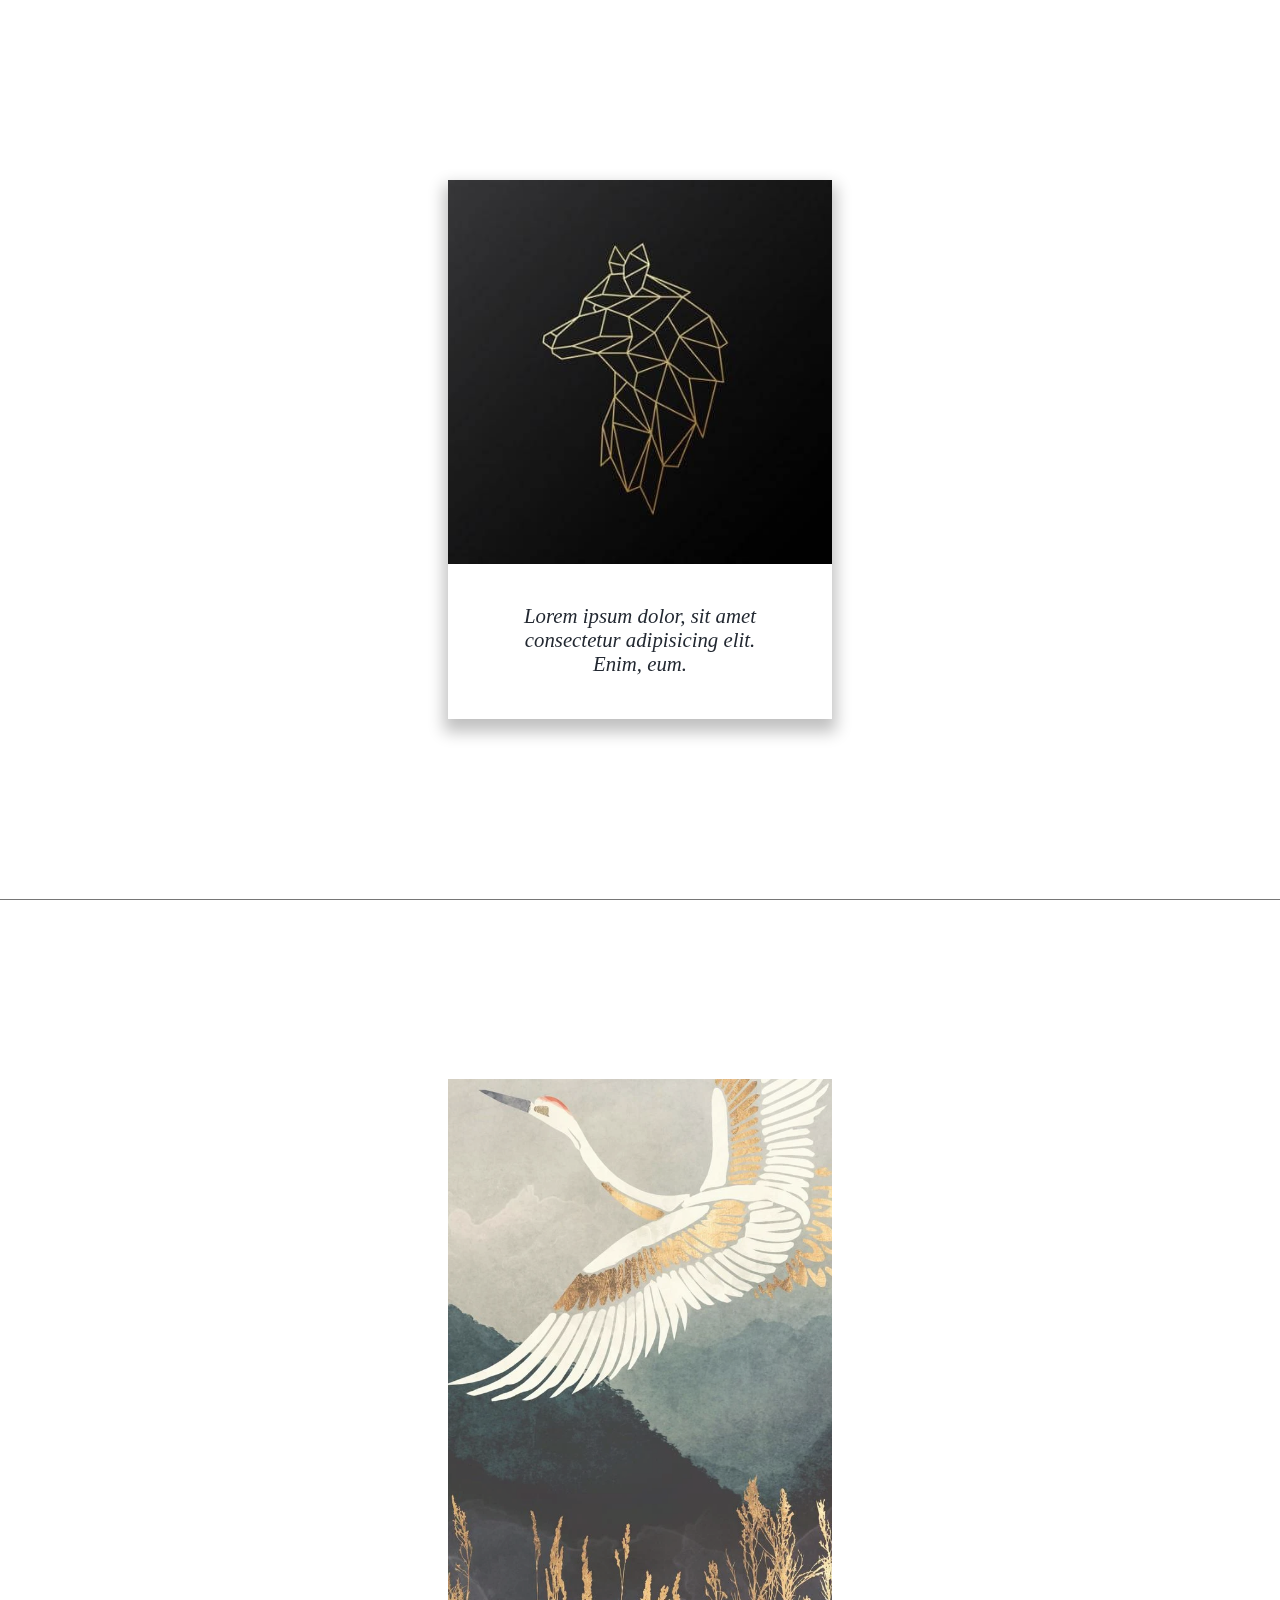
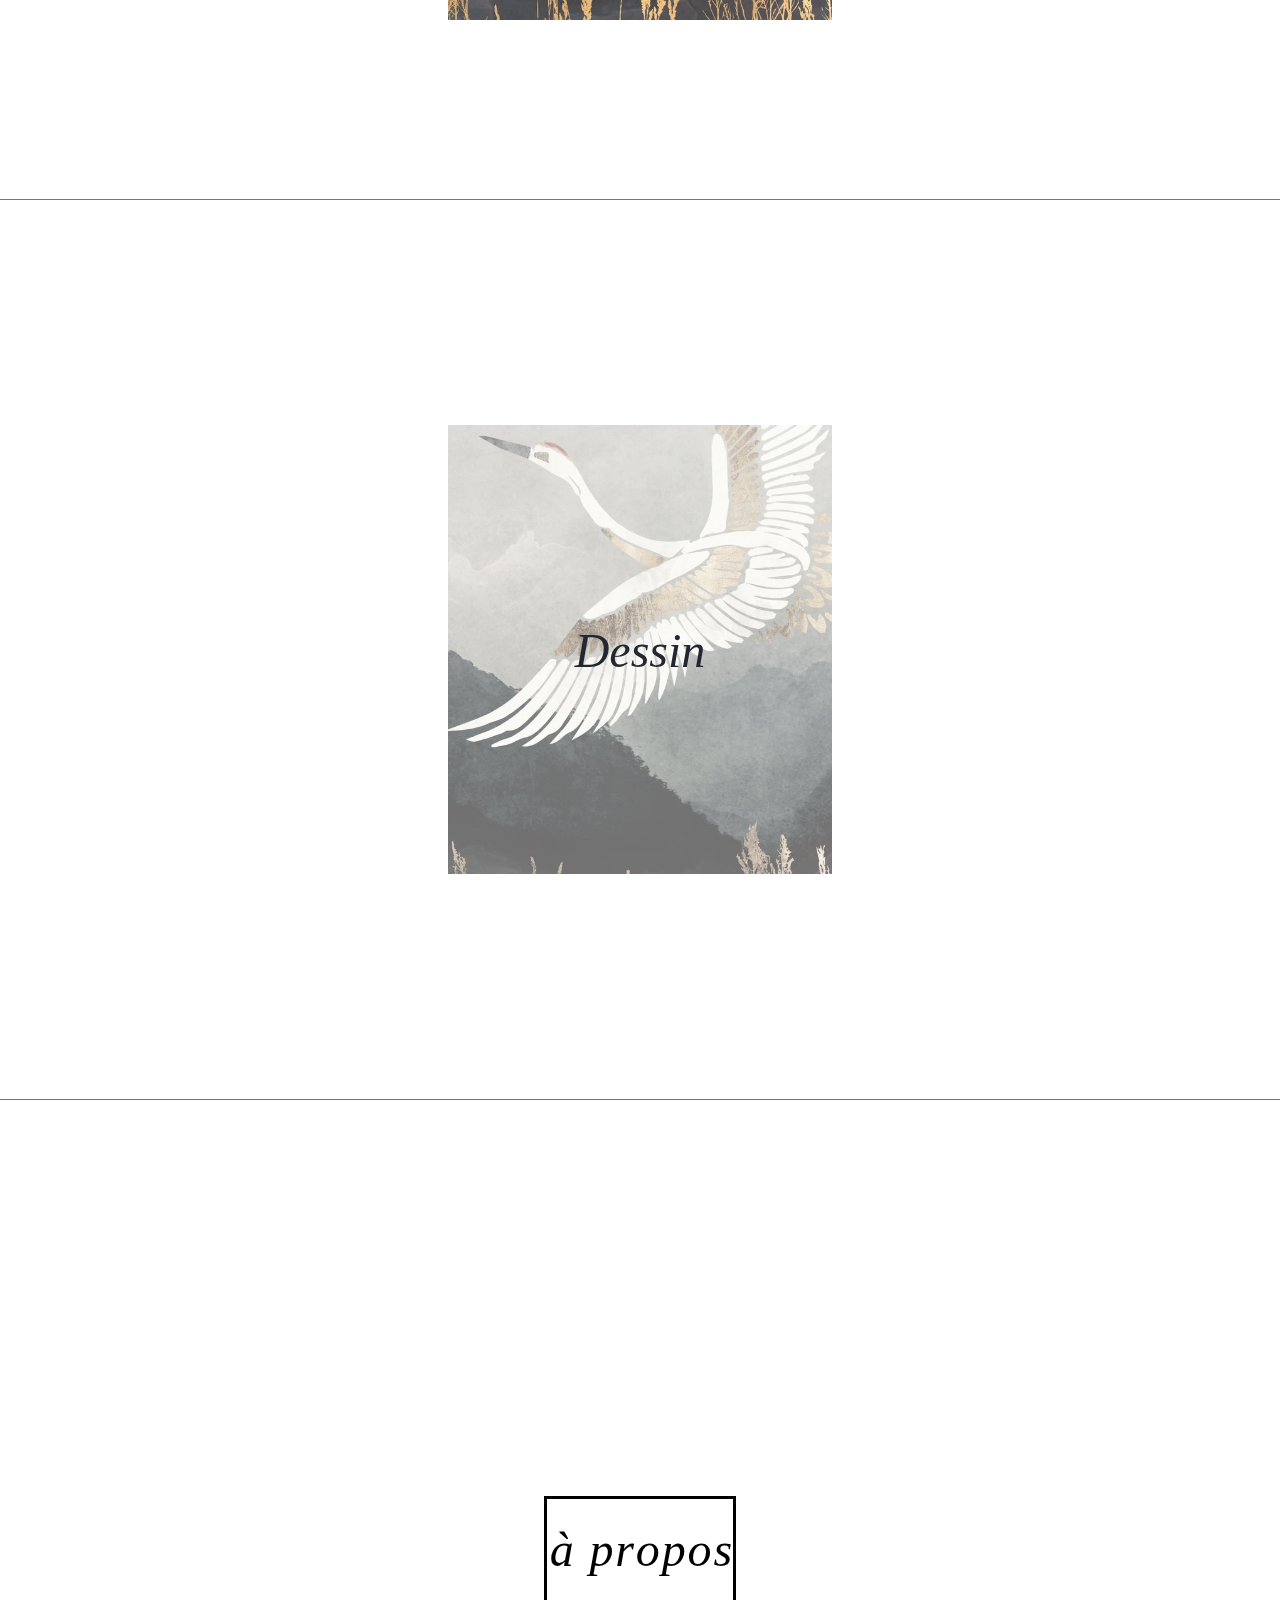
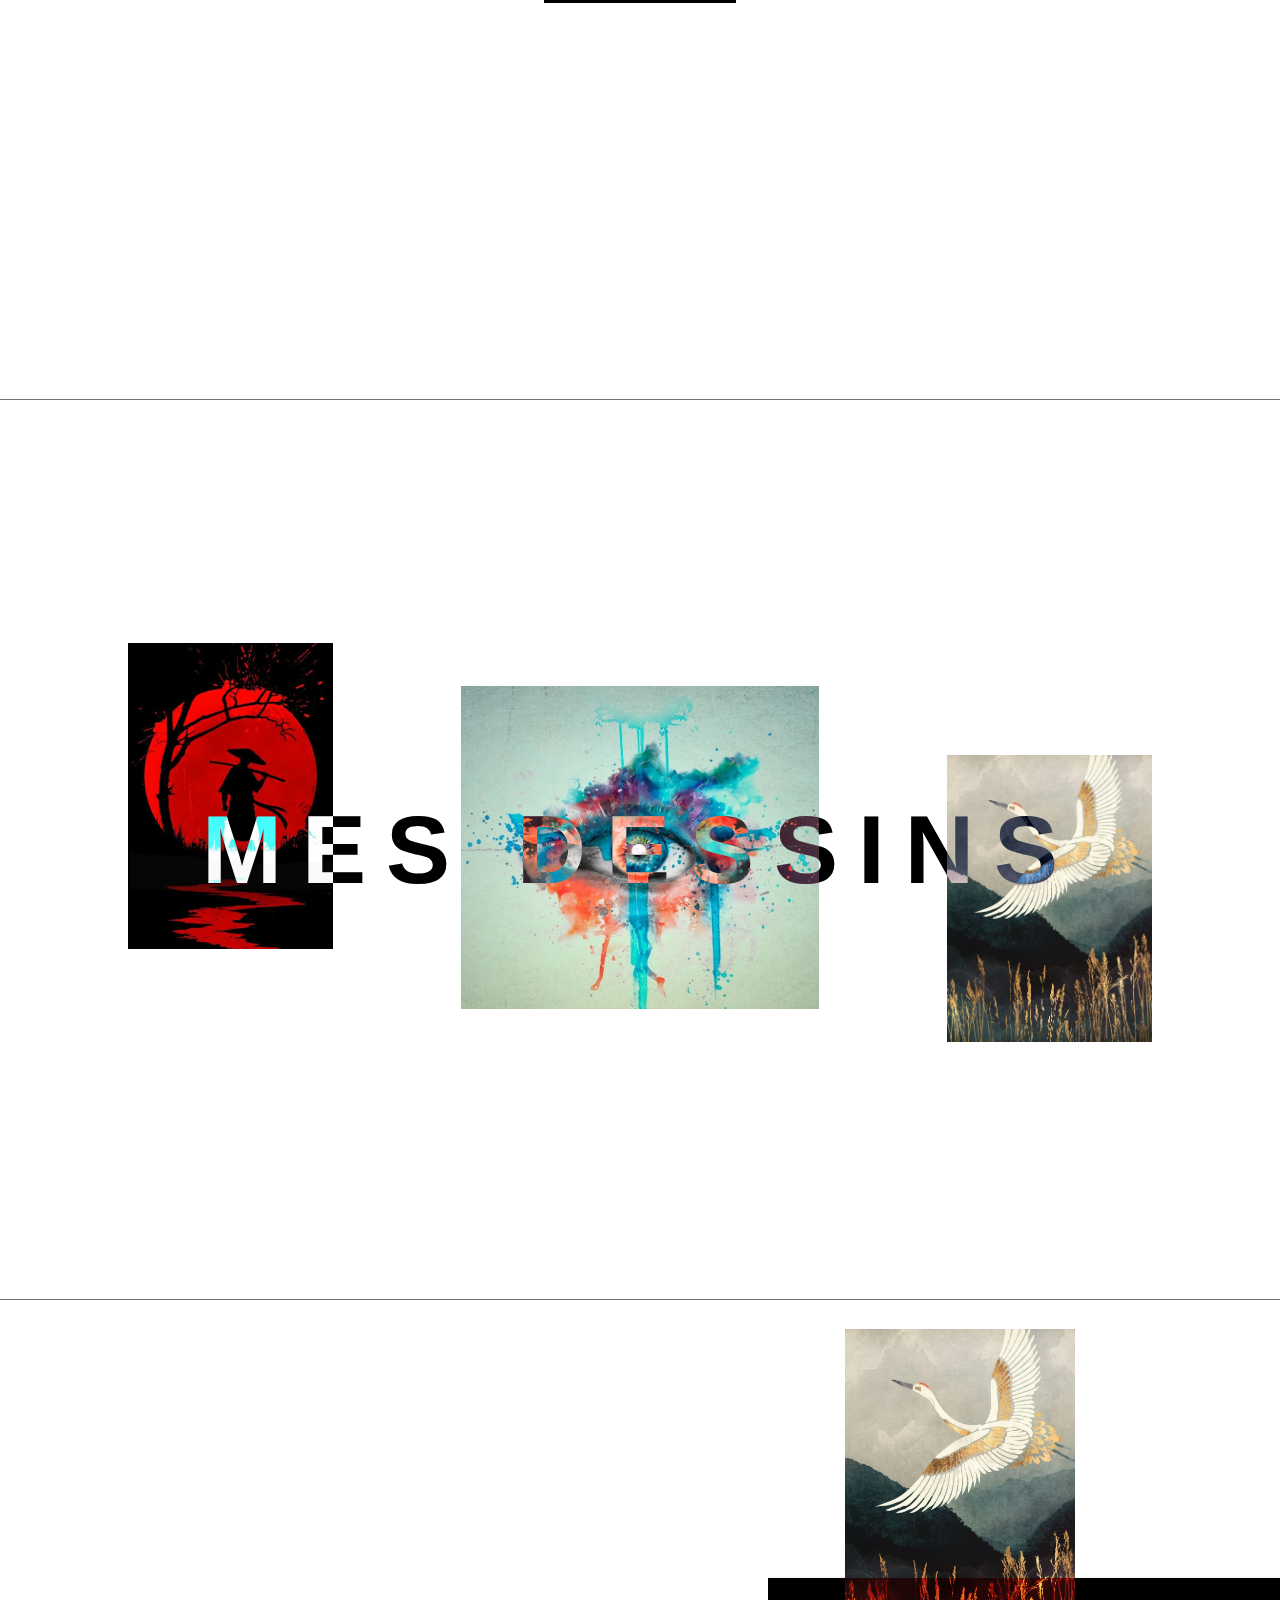
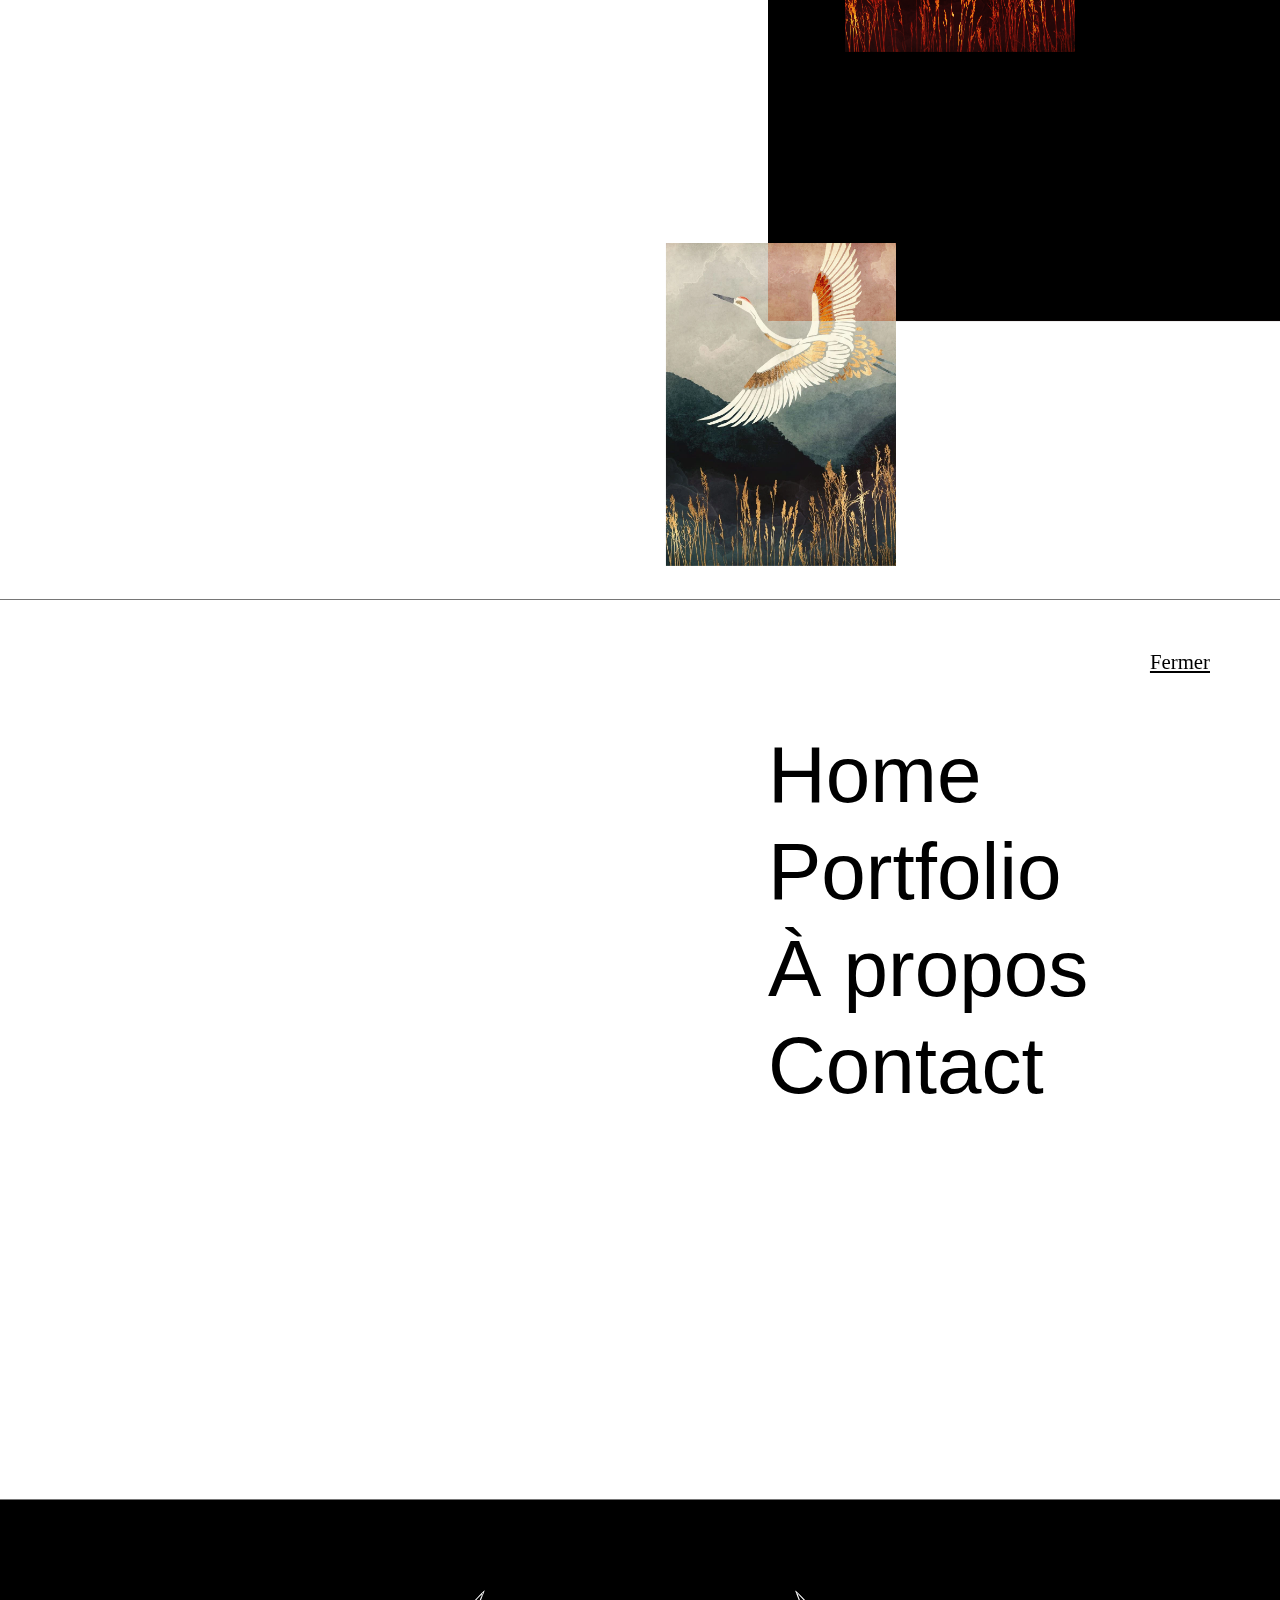
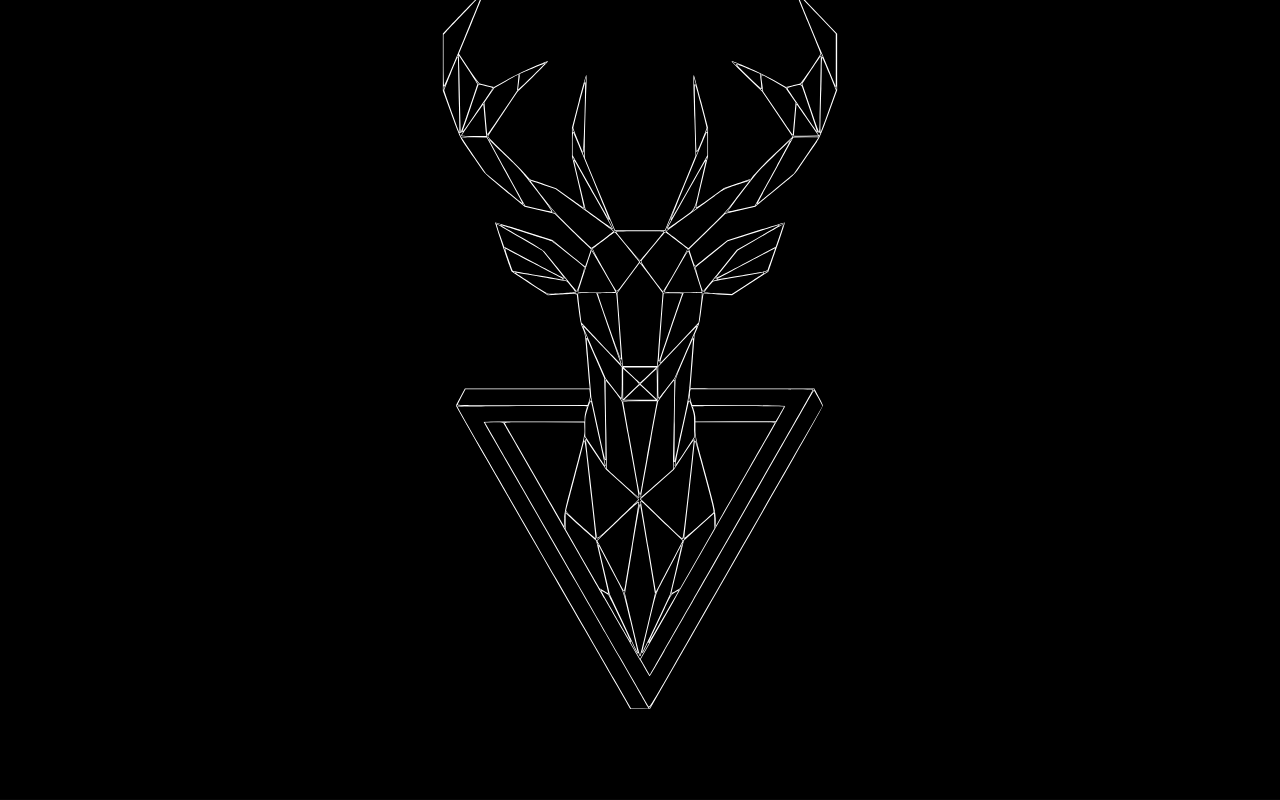
<file: petit bout de code 2/index.html>
<!DOCTYPE html>
<html>
  <head>
    <meta name="viewport" content="width=device-width, initial-scale=1" />
    <link rel="stylesheet" href="style.css">

    <title>Capsule</title>
  </head>
  <body>

    

    <section class="section_1">
      <div class="img_container">
        <img src="photos/3a9f8ceb2f0e17161d164e40cc1fb0e6.jpg" alt="">
        <div class="text">
          <p>Lorem ipsum dolor, sit amet consectetur adipisicing elit. Enim, eum.</p>
        </div>

      </div>
    </section>

    <section class="section_2">
      <div class="img_container">
        <div class="text">
          <h1>Dessin</h1>
          <p>Lorem ipsum dolor sit, amet consectetur adipisicing elit.</p>
        </div>
        <img src="photos/sigogne.webp" alt="">
      </div>
    </section>

    <section class="section_3">
      <div class="img_container">
        <div class="text">
          <h1>Dessin</h1>
        </div>
        <img src="photos/sigogne.webp" alt="">
      </div>
    </section>


    <section class="section_4">
      <button class="container">
          <div class="word _1">
            <span class="span_1">à</span>
            <span class="span_1">&nbsp;</span>
            <span class="span_1">p</span>
            <span class="span_1">r</span>
            <span class="span_1">o</span>
            <span class="span_1">p</span>
            <span class="span_1">o</span>
            <span class="span_1">s</span>
          </div>

          <div class="word _2">
            <span class="span-1">à</span>
            <span class="span-2">&nbsp;</span>
            <span class="span-3">p</span>
            <span class="span-4">r</span>
            <span class="span-5">o</span>
            <span class="span-6">p</span>
            <span class="span-7">o</span>
            <span class="span-8">s</span>
          </div>

     </button>
    </section>

    <section class="section_5">
      <div class="container">
        <div class="img_container">
          <div class="top-left">
            <img src="photos/samourai.jpg" alt="samourai">
          </div>
          <div class="center">
            <img src="photos/eye-peinture-minimaliste_1920x1080.jpg" alt="">
          </div>
          <div class="bottom-right">
            <img src="photos/sigogne.webp" alt="sigogne">
          </div>
        </div>

        <h1>Mes dessins</h1>

      </div>
    </section>

    <section class="section_6">
      <div class="container">
        <div class="img_container">

          <div class="black_bg"></div>
          <div class="black_bg overlay"></div>

          <div class="top-right">
            <img src="photos/sigogne.webp" alt="samourai">
          </div>
          <div class="bottom-left">
            <img src="photos/sigogne.webp" alt="sigogne">
          </div>
        </div>
      </div>
    </section>



    <section class="section_7">
      <!-- https://typographyprinciples.obys.agency/fonts/ -->

      <div class="menu">
        <a href="" class="close_menu">Fermer</a>
        <div class="nav_container">
          <div>
            <a class="bg_text">Home - Home  - Home - Home - Home  - Home</a>
            <a class="nav" href="">Home</a>
            <img src="photos/3a9f8ceb2f0e17161d164e40cc1fb0e6.jpg" alt="">
          </div>

          <div>
            <a class="bg_text">Portfolio - Portfolio  - Portfolio - Portfolio - Portfolio  - Portfolio</a>
            <a class="nav" href="">Portfolio</a>
            <img src="photos/sigogne.webp" alt="" class="img_2">
          </div>

          <div>
            <a class="bg_text">À propos - À propos - À propos - À propos - À propos - À propos - À propos</a>
            <a class="nav" href="">À propos</a>
            <img src="photos/eye-peinture-minimaliste_1920x1080.jpg" alt="" class="img_3">
          </div>

          <div>
            <a class="bg_text">Contact - Contact - Contact - Contact - Contact  - Contact</a>
            <a class="nav" href="">Contact</a>
            <img src="photos/header.png" alt="" class="img_4">
          </div>


        </div>

      </div>
    </section>











    <section class="section_svg">
      <!-- <img src="photos/03b8e2f935002959436da1d7f6a3b1dd.svg" alt=""> -->
       <svg width="562" height="1025" viewBox="0 0 562 1025" fill="none" xmlns="http://www.w3.org/2000/svg" id="cerf">
        <mask id="path-1-inside-1" fill="white">
        <path d="M49.9 9.80011C44.7 15.1001 36.4 23.8001 31.5 29.0001C26.5 34.2001 17.4 43.8001 11.2 50.2001L0 62.0001V102.8V143.6L11.9 176.5C21.9 204 24.7 210.6 28.8 216.5C31.4 220.3 38.1 230 43.5 238C49 246 55 254.8 57 257.6C60.3 262.3 71.2 271.7 107.6 301.5L116.6 308.9L137.9 313.8L159.2 318.8L174.3 333.8C182.7 342.1 194.4 353.5 200.3 359.2L211.1 369.5L207 381.8L202.8 394L198.7 390.8C196.4 389 186 380.5 175.4 372L156.3 356.4L115.6 343.6C93.3 336.5 74.7 331 74.4 331.3C73.9 331.7 96.2 397.7 97.8 400.7C98.2 401.3 110 409.3 124 418.5L149.5 435.1L157 434.6C181.5 432.8 191 432.7 191 434.1C191 434.9 192.1 444.3 193.5 455.1C195.6 472 196.4 475.7 199.3 482.6C202.8 490.6 202.8 490.9 205.4 523.6C206.9 541.7 208.3 559.1 208.7 562.2L209.3 568H120.4H31.4L25.1 579.8C21.6 586.2 18.7 592 18.7 592.5C18.7 593.5 67.1 677.9 133 792C147.7 817.4 177.7 869.5 202.5 912.5C216.1 936.1 235.7 970.1 246 988C256.3 1005.9 265.3 1021.5 265.9 1022.8C267.1 1025 267.4 1025 281.3 1024.8L295.4 1024.5L318 985C330.5 963.3 368.3 897.1 402.2 838C436.1 778.9 481.4 699.7 502.9 662.1C524.5 624.5 542 593 541.8 592.1C541.6 591.2 538.8 585.4 535.5 579.3L529.5 568H441.3C392.7 568 353 567.6 353 567.2C353 566.8 354.3 549.4 356 528.7L358.9 490.9L362.5 482.7C365.7 475.4 366.4 472.2 368.6 454C370 442.7 371.4 433.3 371.6 433.1C371.8 432.8 381.1 433.2 392.1 433.9L412.2 435.1L438 418.3L463.9 401.5L467.4 391.5C469.3 386 474.7 370.3 479.5 356.6C484.2 343 487.9 331.5 487.6 331.2C487.3 331 468.7 336.5 446.3 343.6L405.5 356.5L384 373.9C372.2 383.5 361.8 391.9 360.9 392.7C359.4 394 358.8 393 355.1 381.8L351 369.5L361.2 359.6C366.9 354.1 378.5 342.7 387.1 334.2L402.7 318.8L424 313.8L445.4 308.8L462.4 294.8C471.8 287.1 484.5 276.6 490.6 271.6C498.8 264.8 503 260.6 506.7 255C512.2 246.9 525.3 227.8 533.1 216.5C537.1 210.6 539.9 204.1 550 176.1L562 142.8V102.6V62.5001L547.3 46.9001C539.1 38.4001 525.8 24.3001 517.5 15.6001C509.3 6.9001 502.4 0.300049 502.2 0.800049C502 1.40005 510.1 21.6001 520.1 45.7001C530.1 69.8001 538.3 89.9001 538.3 90.5001C538.3 92.5001 510.9 132.9 509.2 133.4C508.3 133.6 503.3 134.8 498.3 136L489 138.2L470.3 127.7C452.4 117.7 412.6 100.2 411.6 101.8C411.4 102.2 421 111.9 433 123.5L454.9 144.5L476.6 176.9L498.4 209.2L493.5 213.8C464.4 240.9 442.2 263.4 439.5 268.7C439.4 268.9 430.7 272 420.1 275.6L400.7 282.3L381.1 296.5C370.3 304.3 361.4 310.3 361.2 309.9C361 309.5 364.8 292.9 369.5 273L378 236.8V216.7V196.6L368.4 159.5C363 139.2 358.3 122.1 357.9 121.5C356.7 120.3 356.7 123.8 358.6 184.2L360.1 236.3L346.6 269.4C339.1 287.6 329.3 311.5 324.7 322.5L316.5 342.5H281H245.5L224 291L202.5 239.5V223.5C202.5 206.8 203.6 162.5 204.7 136.2C205 127.6 204.9 121 204.4 121C203.9 121 199.1 138 193.7 158.8L184 196.5V216.8V237.2L192.6 273.7C197.3 293.7 201 310.3 200.8 310.5C200.7 310.6 191.7 304.4 180.9 296.6L161.4 282.4L144.9 276.8C135.9 273.6 127.3 270.8 125.8 270.5C123.9 270 121.4 267.5 118 263.1C115.3 259.4 102 245.8 88.5 233C73.7 218.8 64.1 209.1 64.5 208.3C64.7 207.5 74.3 193.1 85.6 176.2L106.3 145.5L128.4 123.9C140.6 112 150.3 102 150 101.7C149.7 101.4 147.5 102 145 103C142.5 104.1 133.4 107.8 124.7 111.4C116.1 115 100.9 122.5 91 128.1L73 138.2L63.7 136C58.7 134.8 53.7 133.6 52.7 133.3C51.7 133.1 44.6 123.4 36.9 111.9L23 91.0001L41.6 46.0001C51.9 21.2001 60.1 0.700122 59.8 0.500122C59.6 0.300122 55.1 4.40011 49.9 9.80011ZM533.9 35.0001L560 62.5001V100V137.5L539.4 88.0001C507.7 11.6001 504.8 4.40006 506.4 6.00006C507.2 6.80006 519.6 19.9001 533.9 35.0001ZM29.4 71.1001C14.8 106.5 2.4 135.9 1.9 136.5C1.4 137 1 122.2 1 100.6V63.7001L5.2 59.1001C7.5 56.6001 16.9 46.6001 26 37.0001C35.2 27.4001 45.5 16.5001 49 12.7001C52.5 9.00007 55.5 6.10011 55.7 6.30011C55.9 6.50011 44 35.7001 29.4 71.1001ZM49 134.2C49 135.5 26.3 202 25.6 202.7C25.5 202.9 25 187.2 24.6 167.8C24.3 148.4 23.7 123.7 23.4 113L22.8 93.5001L35.9 113.2C43.1 124.1 49 133.5 49 134.2ZM538 131.6C537.5 151.9 537 176.3 536.9 185.9C536.9 195.4 536.5 202.8 536.1 202.4C535.6 201.9 530.1 186.2 523.8 167.5L512.3 133.5L525.3 113.8C532.5 102.9 538.5 94.2001 538.7 94.3001C538.8 94.5001 538.5 111.2 538 131.6ZM21.9 114.2C22 124.2 22.5 148.2 23 167.4C23.5 186.7 23.7 202.6 23.6 202.8C23.2 203.1 2 144.3 2 142.8C2 142.2 6.1 131.7 11.1 119.6C20.6 96.8001 20.9 96.0001 21.4 96.0001C21.6 96.0001 21.8 104.2 21.9 114.2ZM551 120.2L560.2 142.9L549.5 172.7C543.6 189.1 538.5 202.7 538.3 203C537.9 203.4 538.8 156.2 539.5 140C539.7 134.8 539.9 122.6 540 113C540 103.5 540.4 96.0001 540.8 96.5001C541.3 97.1001 545.8 107.7 551 120.2ZM126.5 123.5C116.1 133.6 107.4 141.8 107.4 141.7C107.2 141.3 110 119.7 110.3 119.4C110.9 118.8 143.5 105.2 144.5 105.1C145.1 105.1 137 113.4 126.5 123.5ZM437.6 113.4L451.8 119.2L453 129C453.7 134.4 454 139.4 453.8 140C453.6 140.6 445.1 133 435 123.1C420.5 108.8 417.3 105.2 420 106.3C421.9 107 429.9 110.2 437.6 113.4ZM106.9 132.2L105.7 143.5L89 168.5C65.6 203.4 63.5 206.4 63.2 204.8C63.1 204.1 62.1 193.8 61.1 182L59.3 160.5L66.4 150L73.5 139.5L90.5 129.9C99.9 124.6 107.7 120.4 107.8 120.6C108 120.7 107.6 125.9 106.9 132.2ZM495.5 150L502.7 160.5L500.9 181C499.9 192.3 499.1 202.6 499 204C499 206.1 498.8 206.2 497.6 205C496.9 204.2 487.4 190.2 476.5 174L456.6 144.5L455.4 135C453.1 118.2 451.4 118.7 471.2 129.8L488.3 139.5L495.5 150ZM202 176.1C201.3 200 200.5 222.2 200.2 225.4L199.5 231.3L192.8 214.7C189 205.6 186 197.5 186 196.8C185.9 194.8 202.3 132 202.7 132.4C202.9 132.6 202.6 152.3 202 176.1ZM375.9 196.5C375.9 197.6 372.8 205.9 369 215C363.7 227.8 362 230.9 361.6 229C361.1 226.4 358.9 148 359.1 137.5C359.1 132.1 359.9 134.4 367.5 163C372.1 180.3 375.9 195.4 375.9 196.5ZM61.8 137.2C66.6 138.3 70.7 139.4 70.9 139.6C71.3 139.9 64.1 150.7 43.2 181C29.2 201.2 27.2 204 28.4 200.5C28.8 199.4 33.9 184.8 39.6 168C45.3 151.2 50.2 136.9 50.5 136.2C51.1 134.6 51.6 134.6 61.8 137.2ZM512.4 139.2C515.6 148 533.8 202 533.5 202C533 202 492.1 142.3 491.5 140.8C491.1 139.8 493.2 138.8 499.2 137.3C510.8 134.4 510.6 134.4 512.4 139.2ZM59.4 182C60.3 192.2 61.2 202.2 61.4 204.2L61.8 208H44.3C34.7 208 27 207.6 27.2 207.2C27.8 205.7 57.4 163 57.6 163.3C57.8 163.4 58.6 171.8 59.4 182ZM520 185.5L535.1 207.5L517.9 207.8C508.4 207.9 500.6 207.9 500.5 207.8C500.3 207.6 501.1 198 502.1 186.5C503.1 174.9 503.9 164.9 504 164.1C504 162.2 503 160.8 520 185.5ZM211.9 265.4C225.7 299 236.8 326.5 236.7 326.7C236.5 326.8 224.8 306.4 210.7 281.2L185 235.5V219.1C185 209.5 185.4 203 185.9 203.5C186.4 204.1 198.1 231.9 211.9 265.4ZM377 219.2V235.5L351.3 281.2C337.2 306.4 325.5 326.8 325.3 326.6C325 326.3 374.4 205.8 375.6 203.9C375.9 203.4 376.3 203 376.6 203C376.8 203 377 210.3 377 219.2ZM74.3 231.8C80.7 243.7 92.3 264.9 99.9 278.7C107.6 292.6 113.5 304 113.2 303.9C112.8 303.9 101 294.3 87 282.7L61.5 261.4L44.3 236.5C34.8 222.7 27.1 211.2 27 210.7C27 210.3 35 210 44.8 210L62.5 210.1L74.3 231.8ZM535 210.5C535 210.7 527.2 222.3 517.7 236.2L500.4 261.5L474.9 282.7C461 294.3 449.2 303.9 448.9 303.9C448.5 304 454.7 292.2 462.6 277.7C470.5 263.3 482.1 242.2 488.2 230.8L499.5 210.1L517.3 210C527 210 535 210.2 535 210.5ZM94.7 241.1C110.3 256 113.8 260.1 134 286.5C147 303.4 155.7 315.6 154.9 315.7C154.1 315.8 145.4 314 135.5 311.7L117.5 307.4L112.4 298.5C109.6 293.5 99.1 274.4 89 256C79 237.6 69.6 220.5 68.2 218L65.7 213.5L71.6 219.1C74.8 222.2 85.2 232.1 94.7 241.1ZM475.6 251.1C464.9 270.6 453.6 291.2 450.3 297L444.5 307.5L425.7 311.8C415.3 314.2 406.6 316 406.4 315.7C406.1 315.4 415.6 302.5 427.5 286.9C448.4 259.3 449.7 257.9 471.7 236.8C484.2 224.8 494.5 215.2 494.7 215.3C494.8 215.5 486.2 231.6 475.6 251.1ZM215.3 292.5C229.9 318.3 241.7 339.6 241.5 339.8C241.4 340 232.8 334 222.4 326.5L203.5 312.8L195.9 280.7C187 243.6 186.7 241.9 188 244C188.5 244.8 200.8 266.6 215.3 292.5ZM366.8 277.5C357.6 316.9 361 311 337.6 327.8C318.4 341.5 319.2 341.1 322.1 335.9C357.9 272.2 374.4 243 374.6 243.2C374.7 243.4 371.2 258.8 366.8 277.5ZM143 277.8L160.5 283.7L201.8 313.5C224.4 329.8 243 343.5 243 343.9C242.9 344.7 213 367.5 212 367.5C211.5 367.5 199.7 356.3 185.6 342.6C162.9 320.6 158.3 315.5 145.3 298.6C137.2 288.1 129.3 277.8 127.7 275.7C126.1 273.7 125 272 125.2 272C125.4 272 133.4 274.6 143 277.8ZM433.8 276.2C431.9 278.6 424 288.8 416.3 299C403.8 315.5 399.4 320.3 376.1 342.9L350 368.2L343.2 363C339.5 360.1 332.6 354.8 327.8 351.1C323 347.5 319 344.2 319 343.8C319 343.5 331 334.5 345.8 323.9C360.5 313.3 378.9 299.9 386.8 294.2C401.1 283.8 401.1 283.8 418.3 278C427.8 274.8 435.9 272.1 436.4 272.1C436.8 272 435.7 273.9 433.8 276.2ZM109.7 352.8L142 371.5L157.5 390.9C166.1 401.5 173 410.4 172.8 410.6C172.6 410.8 153.3 400.8 129.9 388.4L87.4 365.8L81.8 349.9C78.8 341.2 76.6 334 76.9 334C77.2 334 92 342.5 109.7 352.8ZM479.9 350.4L474.5 365.9L432.1 388.4C408.7 400.8 389.4 410.7 389.2 410.5C389 410.3 395.9 401.4 404.6 390.7L420.3 371.2L442.4 358.4C454.5 351.4 469 343 474.4 339.8C479.9 336.6 484.6 334.2 484.8 334.5C485.1 334.7 482.9 341.9 479.9 350.4ZM119.5 346.6C137.7 352.3 153.4 357.4 154.5 357.9C156.2 358.6 196.5 390.5 200.8 394.5C201.9 395.5 201.2 398.7 196.8 412.4C193.9 421.5 191.2 429 190.9 429C190.5 429 180.5 417 168.7 402.2C156.8 387.5 145.8 374.1 144.3 372.4C142.7 370.6 129.3 362.2 114 353.4C98.9 344.8 85.6 337 84.5 336.2L82.5 334.8L84.5 335.5C85.6 335.8 101.4 340.8 119.5 346.6ZM477.5 336.3C476.4 337.1 462.8 345 447.3 354L419 370.3L395.3 399.7C382.3 415.8 371.4 429 371 429C369.8 429 359.7 395.9 360.6 395.1C361.1 394.6 371.5 386.1 383.8 376.2L406 358.1L423.3 352.7C432.7 349.6 448.8 344.5 459 341.2C479 334.7 480.4 334.3 477.5 336.3ZM314.4 345.2C313.2 347.2 282 384.9 281.2 385.3C280.6 385.7 248.1 347 247.2 344.8C247 344.4 262.2 344 281 344C308 344 315 344.3 314.4 345.2ZM258.5 361.2C265.7 370 273.4 379.5 275.6 382.4L279.8 387.5L264 408.9C248.5 429.8 248.1 430.1 246.7 427.8C238.4 414.7 213.1 369.5 213.7 368.9C215.6 367.1 244.5 345 245 345.1C245.3 345.1 251.4 352.3 258.5 361.2ZM332.5 356.6C340.8 362.9 347.9 368.5 348.3 368.9C349.2 369.8 314.8 429.6 313.6 429.3C313.2 429.2 306 419.7 297.5 408.3C284.1 390.4 282.2 387.4 283.3 385.9C286.1 381.9 316.5 345.1 317 345.1C317.3 345 324.3 350.2 332.5 356.6ZM129 389.6C149.6 400.5 167.5 409.9 168.7 410.5C170 411 171 411.9 171 412.3C171 412.8 170.7 412.9 170.3 412.7C169.8 412.4 154 409.6 135 406.5C116 403.3 100.2 400.4 99.8 400.1C99.4 399.8 96.6 392.4 93.6 383.7C89.3 371.5 88.4 368.1 89.8 368.8C90.7 369.3 108.4 378.7 129 389.6ZM469 381.7C466.3 389.3 463.7 396.6 463.2 398C462.3 400.4 461.3 400.7 441.4 403.9C429.9 405.8 413.9 408.5 405.8 410C397.6 411.4 391 412.4 391 412.1C391.1 411.7 472.6 368.2 473.7 368C473.8 368 471.7 374.2 469 381.7ZM229 400.4C237.9 415.7 245.4 428.9 245.7 429.6C246.1 430.8 241.8 431 219.6 431C205 431 193 430.7 193 430.4C193 429.6 211.1 373.7 211.7 372.7C212 372.2 212.3 372 212.5 372.2C212.7 372.4 220.1 385 229 400.4ZM359.9 401.7C364.9 417.1 369 430.1 369 430.4C369 430.7 357.1 431 342.5 431C327.9 431 316 430.7 316 430.2C316 429.8 320.3 422 325.6 413C330.9 403.9 338.4 391 342.2 384.2C346.1 377.4 349.6 372.2 350 372.7C350.4 373.1 354.8 386.2 359.9 401.7ZM299.4 413.4L313.2 432L310.6 466.2C309.1 485.1 307.5 507.5 306.9 516C306.4 524.5 305.7 532.5 305.4 533.7L305 536H281H257L256.6 533.7C256.3 532.5 254.5 509.1 252.5 481.7L248.8 432L263 412.7C270.9 402.2 278 392.5 278.9 391.3L280.5 389L283 392C284.4 393.6 291.8 403.3 299.4 413.4ZM140.5 409C159.8 412.3 175.8 415 176.2 415C177.1 415 189.3 430 188.8 430.5C188.3 431 161.1 433 154.4 433C149.5 433 148.3 432.4 127.4 418.9C104.6 404.1 103 403 104.6 403C105.1 403 121.3 405.7 140.5 409ZM453.5 406.3C450.7 408.2 440.2 415 430.1 421.5L411.8 433.3L392.8 432.2C382.3 431.6 373.5 430.9 373.3 430.6C372.6 430 383.9 416 385.5 415.4C386.9 414.8 454 403.2 456.5 403.1C457.8 403 456.8 404.1 453.5 406.3ZM227.5 457.2C232.2 471.1 240.1 494 245 508L253.8 533.5L241.9 521C235.3 514.1 222.6 500.7 213.7 491.2L197.5 474L194.9 453.5C193.5 442.2 192.6 432.7 192.9 432.5C193.1 432.2 199.1 432 206 432H218.7L227.5 457.2ZM247.4 435.2C248.1 439.5 254 521.6 254 525.5C253.9 527.9 221.1 435.5 221 432.7C221 432.3 226.8 432 234 432H246.9L247.4 435.2ZM341 432.4C341 432.6 333.8 453.7 325 479.3C316.2 505 309 526.4 309 526.9C309 527.5 308.7 528.1 308.2 528.4C307.7 528.7 314.3 433.9 314.9 432.2C315.1 431.9 341 432 341 432.4ZM369 435.7C368.9 437.8 367.9 447.3 366.7 456.7L364.5 474L338.8 501.2C324.7 516.2 312.1 529.5 310.7 530.8C308.7 532.7 311 525.2 324.2 486.8C332.9 461.3 340.7 438.6 341.6 436.2L343.2 432H356.1H369V435.7ZM227.9 508.6L255 537.2V559.8C255 573.9 254.6 582 254.1 581.5C253.5 580.9 248.4 574.4 242.6 567L232.1 553.5L219.6 525C203.3 487.9 200 480 200.5 480C200.7 480 213 492.9 227.9 508.6ZM360.1 484.2C359.1 486.6 351.9 503.1 344.1 520.8L330 553.2L319.8 566.3C314.3 573.6 309.1 580.2 308.4 581C307.2 582.2 307 578.9 307 559.8V537.1L334.1 508.6C348.9 492.8 361.3 480 361.5 480C361.7 480 361.1 481.9 360.1 484.2ZM217.9 525.4L230 553.3L231.1 609.4C231.7 640.3 232 667 231.8 668.9C231.6 670.9 227.6 654.4 221.6 626.4L211.7 580.6L208.9 546.1C207.4 527.1 205.8 508.1 205.4 504C205.1 499.9 205 496.7 205.3 497C205.6 497.3 211.2 510.1 217.9 525.4ZM353.5 539.5C349.8 585.8 351.4 576.5 335.5 648L330.1 672.5L330.6 619.5C330.8 590.3 331.3 563.3 331.6 559.5C332.1 553.4 333.6 549.1 344.2 524.7C350.9 509.5 356.4 497.1 356.6 497.2C356.7 497.4 355.3 516.4 353.5 539.5ZM292.9 548.7C286.8 554.7 281.4 559.5 281 559.5C280.6 559.5 275.2 554.7 269 548.7L257.7 538H280.9H304L292.9 548.7ZM277.1 558.7L279.6 561.5L268.3 572.4L257 583.3V561.6V539.8L265.8 547.8C270.6 552.2 275.7 557.1 277.1 558.7ZM305 561.6V583.1L293.4 572.3L281.9 561.5L293.1 550.7C299.3 544.8 304.5 540 304.7 540C304.8 540 305 549.7 305 561.6ZM329.1 614.5C328.5 646.2 328 674.5 328 677.5V682.9L305.3 703C292.9 714 282.6 722.9 282.5 722.8C282.3 722.6 283.5 715.5 285 707C286.6 698.5 291.9 668.5 296.9 640.5C301.9 612.4 306.3 588.4 306.8 587C307.7 584.4 329.2 555.9 329.8 556.5C330 556.7 329.7 582.7 329.1 614.5ZM243.5 570.6C249.4 578.1 254.6 585.4 255 586.9C255.5 588.3 259.3 608.8 263.5 632.5C267.7 656.1 273.1 686.2 275.4 699.3C277.7 712.4 279.3 722.9 279 722.8C278.3 722.5 246.4 694.1 238.2 686.5L233.9 682.5L233 629.5C231.9 569.4 231.8 557 232.4 557C232.7 557 237.7 563.1 243.5 570.6ZM292.5 573.5L303.5 583.9H281H258.5L269.4 573.5C275.4 567.7 280.5 563 280.9 563C281.2 563.1 286.5 567.8 292.5 573.5ZM209.5 574.4C210 578.5 209.7 581.3 208.3 585.7L206.3 591.5L113.6 591.8C39.6 592 20.9 591.8 21.2 590.8C21.4 590.1 23.9 584.9 26.9 579.2L32.3 569H120.6H208.9L209.5 574.4ZM527 570C527 570.5 513.9 593.8 497.9 621.7C481.9 649.6 448.3 708.3 423.3 752C398.2 795.7 368.2 848.1 356.5 868.5C344.8 888.8 327.3 919.4 317.5 936.5C307.8 953.6 298.7 969.5 297.3 971.8L294.8 976.2L288.4 965L282 953.8L328.1 873.1C434.7 686.9 454.1 653 470.6 624.3C480.2 607.6 488 593.6 488 593C488 592.4 465.7 591.9 421.8 591.8L355.5 591.5L353.8 586.5C352.1 581.3 351.6 575.1 352.6 571.2L353.2 569H440.1C494.9 569 527 569.4 527 570ZM535.3 581.9L541.1 592.9L529.7 612.7C513.3 641.2 383.4 867.9 327.7 965.3C299.2 1015.1 294.5 1022.8 293.5 1021.3C292.8 1020.3 275 989.6 254 953C204.2 866.5 123.5 726.5 99 684C88.3 665.6 75.2 642.8 69.9 633.5L60.1 616.5L72.8 616.2C82.2 616 85.6 616.3 86.2 617.2C89.6 622.7 153.6 733.9 197.5 810.5C211.7 835.2 226.3 860.7 230 867C233.7 873.3 246.3 895.1 258 915.5C269.7 935.8 280 953.6 281 955C281.9 956.4 285.3 962.1 288.4 967.7C291.5 973.4 294.4 978 294.8 978C295.2 978 304.6 962.1 315.6 942.7C334.6 909.6 358.4 868.1 453.3 702.5C474.7 665.1 500.4 620.2 510.4 602.8C520.3 585.3 528.7 571 529 571C529.3 571 532.1 575.9 535.3 581.9ZM212.8 593C213.4 596 217.8 616.2 222.5 637.8C227.2 659.4 231 677.4 231 677.8C231 678.2 224.7 668.9 217 657.2L203 635.9V621.8C203 608.1 203.1 607.2 206.7 596.3C208.8 590.1 210.7 585.6 211.1 586.3C211.4 586.9 212.2 590 212.8 593ZM358.1 621.5L357.9 637.5L344.7 657.6C337.4 668.7 331.4 677.6 331.2 677.5C330.9 677.2 349.5 590.6 350.7 586.5C351.2 585.1 352.4 587.6 354.8 595C358.2 605.3 358.2 605.8 358.1 621.5ZM304.6 588.7C303.7 593.1 283.9 703.8 282.8 711C282.2 714.6 281.4 717.8 281.1 718.2C280.7 718.6 279.4 713 278.1 705.7C276.8 698.5 271.6 668.8 266.4 639.7C261.2 610.7 257 586.8 257 586.5C257 586.2 267.8 586 281.1 586H305.2L304.6 588.7ZM205.2 593.5C205.5 593.8 204.9 596.4 203.9 599.3C202.9 602.1 202.1 606.9 202 609.7V615H130C90.4 615 58 615.2 58 615.4C58 615.6 66.1 629.9 76.1 647.2C86.1 664.4 102.9 693.6 113.5 712C124.1 730.4 137.7 754 143.7 764.5C149.8 774.9 170.1 810.3 189 843C207.8 875.7 226.5 908.1 230.5 915C234.5 921.9 243.9 938.3 251.5 951.5C259.1 964.7 271 985.4 278 997.5C285 1009.6 291.2 1020.5 291.9 1021.7L293.1 1024H280.7H268.3L244 981.7C230.6 958.5 193.7 894.5 162 839.5C130.3 784.5 98.2 728.9 90.8 716C83.4 703.1 64.6 670.5 49.1 643.7C33.7 616.8 21 594.4 21 593.9C21 593 204.2 592.6 205.2 593.5ZM486 593.8C486 594.2 483.4 599 480.2 604.5L474.4 614.5L417.2 614.8L360 615V610.2C360 607.5 359.1 602.8 358.1 599.7C357 596.7 356.4 593.9 356.8 593.6C357.6 592.7 486 592.9 486 593.8ZM201.8 625.8C202.1 635 201.9 635.7 187.8 688.3C174.7 737.6 173.6 742.3 173.1 752.7L172.5 763.9L154.6 732.7C144.7 715.5 125.9 682.8 112.7 660C99.5 637.2 88.5 617.9 88.3 617.2C87.9 616.2 99.3 616 144.6 616.2L201.5 616.5L201.8 625.8ZM472.7 617.3C472.4 618.1 456.1 646.8 436.4 681.1C416.7 715.4 398.1 747.9 395.1 753.4L389.5 763.3L388.9 752.4C388.4 742.4 387.2 737 374.2 688.9C360.3 637.5 360 636 360 626.1V616H416.6C463.4 616 473.1 616.2 472.7 617.3ZM255.8 704.3C268.6 715.8 279 725.6 278.8 726.1C278.6 726.6 265.5 739.4 249.5 754.6C225.3 777.8 220.5 782 219.9 780.4C219.5 779.3 218.2 769.9 217.1 759.5C216 749 212.8 720.7 210.1 696.5C207.3 672.3 204.8 649.8 204.5 646.5L203.8 640.5L218.2 662L232.5 683.5L255.8 704.3ZM350.5 708.5C341.9 785.8 342.3 782.3 340.6 781.3C339.4 780.6 316.1 758.4 289.8 733L282.1 725.5L305.6 704.6L329.2 683.8L343.3 662.4C351.1 650.7 357.5 641.2 357.7 641.3C357.8 641.5 354.6 671.7 350.5 708.5ZM204.3 659.5C205.2 667.7 208.7 698.5 212 727.9C215.3 757.3 217.9 781.4 217.7 781.6C217.6 781.8 208 773.4 196.5 763C179.5 747.7 175.6 743.6 175.8 741.8C175.9 740.5 181.7 718.3 188.5 692.5C195.4 666.6 201 644.8 201 644C201 643.2 201.3 643 201.8 643.5C202.3 644.1 203.4 651.2 204.3 659.5ZM373.7 693.8C386.3 740.9 386.9 743.6 385.2 745.2C377.3 752.9 344.4 781.8 344.2 781.2C344.1 780.8 347.4 750.3 351.5 713.6C355.6 676.8 359 645.8 359 644.7C359 643.6 359.3 643 359.7 643.4C360.1 643.8 366.4 666.5 373.7 693.8ZM320.6 764.8L341.8 785L329.3 808.8C322.4 821.8 313.8 838.1 310.2 845L303.6 857.5L293.4 796C287.8 762.2 282.9 733 282.6 731.1C282.1 727.8 282.3 727.9 290.8 736.1C295.6 740.7 309 753.6 320.6 764.8ZM270.6 783.2C266 811.4 261.4 839.3 260.4 845.2C259.5 851.2 258.4 856 258 856C257.7 856 251.2 844.2 243.7 829.7C236.2 815.3 227.8 799.3 225.1 794.2L220.1 785L249.3 757C266 741 278.6 729.6 278.8 730.4C279 731.2 275.3 754.9 270.6 783.2ZM292 797.3L302.3 860.2L292 903.8C286.3 927.9 281.4 947.8 281.1 948.2C280.8 948.6 275.8 928.9 270.1 904.5L259.6 860.1L270.1 796.6C275.8 761.7 280.8 733.4 281.1 733.8C281.4 734.2 286.3 762.8 292 797.3ZM204.9 772.7L218.5 784.9L227.2 822.2C231.9 842.7 235.8 859.6 235.7 859.6C235.6 859.7 232.7 858.2 229.4 856.2L223.3 852.5L206.9 824.1C197.9 808.4 187 789.5 182.8 782.1L175 768.6V757.2V745.8L183.2 753.1C187.6 757.2 197.4 766 204.9 772.7ZM362.7 809.9L338.2 852.5L332.1 856.2C328.8 858.3 326 859.6 326 859.2C326 858.8 330 841.9 334.8 821.7L343.5 784.9L365 765.5L386.5 746.2L386.8 756.7L387.1 767.3L362.7 809.9ZM242.7 831C246.9 839 252 848.6 254 852.5C257.3 858.6 259.1 864.9 267.5 900.5C272.8 923 277.3 942.2 277.6 943C279.7 949 273.7 937.1 257.2 901.9L238 861.3L230 827.1C225.6 808.3 222 792.6 222 792.2C222 791.5 226.3 799.6 242.7 831ZM331.9 827L323.8 861.3L304.2 902.7C293.4 925.4 284.5 943.9 284.4 943.7C284.3 943.6 288.7 924.6 294.1 901.6C304.1 859.8 304.1 859.6 310 848.6C320.3 829.2 331 808.8 335.2 800.3C337.5 795.8 339.5 792.2 339.7 792.4C339.9 792.5 336.3 808.1 331.9 827ZM235.6 861.8C236.8 862.5 268.2 928.1 267.6 928.7C267.3 929.1 226 857.6 226 856.6C226 856 230.3 858.3 235.6 861.8ZM335.7 856.7C315.7 891.8 294.5 928.7 293.8 929.5C293.3 930 296 924 299.8 916C303.6 908 310.9 892.6 316 881.7C325.3 862.1 325.4 862 330.4 859C335.9 855.8 336.3 855.6 335.7 856.7Z"/>
        </mask>
        <path d="M49.9 9.80011C44.7 15.1001 36.4 23.8001 31.5 29.0001C26.5 34.2001 17.4 43.8001 11.2 50.2001L0 62.0001V102.8V143.6L11.9 176.5C21.9 204 24.7 210.6 28.8 216.5C31.4 220.3 38.1 230 43.5 238C49 246 55 254.8 57 257.6C60.3 262.3 71.2 271.7 107.6 301.5L116.6 308.9L137.9 313.8L159.2 318.8L174.3 333.8C182.7 342.1 194.4 353.5 200.3 359.2L211.1 369.5L207 381.8L202.8 394L198.7 390.8C196.4 389 186 380.5 175.4 372L156.3 356.4L115.6 343.6C93.3 336.5 74.7 331 74.4 331.3C73.9 331.7 96.2 397.7 97.8 400.7C98.2 401.3 110 409.3 124 418.5L149.5 435.1L157 434.6C181.5 432.8 191 432.7 191 434.1C191 434.9 192.1 444.3 193.5 455.1C195.6 472 196.4 475.7 199.3 482.6C202.8 490.6 202.8 490.9 205.4 523.6C206.9 541.7 208.3 559.1 208.7 562.2L209.3 568H120.4H31.4L25.1 579.8C21.6 586.2 18.7 592 18.7 592.5C18.7 593.5 67.1 677.9 133 792C147.7 817.4 177.7 869.5 202.5 912.5C216.1 936.1 235.7 970.1 246 988C256.3 1005.9 265.3 1021.5 265.9 1022.8C267.1 1025 267.4 1025 281.3 1024.8L295.4 1024.5L318 985C330.5 963.3 368.3 897.1 402.2 838C436.1 778.9 481.4 699.7 502.9 662.1C524.5 624.5 542 593 541.8 592.1C541.6 591.2 538.8 585.4 535.5 579.3L529.5 568H441.3C392.7 568 353 567.6 353 567.2C353 566.8 354.3 549.4 356 528.7L358.9 490.9L362.5 482.7C365.7 475.4 366.4 472.2 368.6 454C370 442.7 371.4 433.3 371.6 433.1C371.8 432.8 381.1 433.2 392.1 433.9L412.2 435.1L438 418.3L463.9 401.5L467.4 391.5C469.3 386 474.7 370.3 479.5 356.6C484.2 343 487.9 331.5 487.6 331.2C487.3 331 468.7 336.5 446.3 343.6L405.5 356.5L384 373.9C372.2 383.5 361.8 391.9 360.9 392.7C359.4 394 358.8 393 355.1 381.8L351 369.5L361.2 359.6C366.9 354.1 378.5 342.7 387.1 334.2L402.7 318.8L424 313.8L445.4 308.8L462.4 294.8C471.8 287.1 484.5 276.6 490.6 271.6C498.8 264.8 503 260.6 506.7 255C512.2 246.9 525.3 227.8 533.1 216.5C537.1 210.6 539.9 204.1 550 176.1L562 142.8V102.6V62.5001L547.3 46.9001C539.1 38.4001 525.8 24.3001 517.5 15.6001C509.3 6.9001 502.4 0.300049 502.2 0.800049C502 1.40005 510.1 21.6001 520.1 45.7001C530.1 69.8001 538.3 89.9001 538.3 90.5001C538.3 92.5001 510.9 132.9 509.2 133.4C508.3 133.6 503.3 134.8 498.3 136L489 138.2L470.3 127.7C452.4 117.7 412.6 100.2 411.6 101.8C411.4 102.2 421 111.9 433 123.5L454.9 144.5L476.6 176.9L498.4 209.2L493.5 213.8C464.4 240.9 442.2 263.4 439.5 268.7C439.4 268.9 430.7 272 420.1 275.6L400.7 282.3L381.1 296.5C370.3 304.3 361.4 310.3 361.2 309.9C361 309.5 364.8 292.9 369.5 273L378 236.8V216.7V196.6L368.4 159.5C363 139.2 358.3 122.1 357.9 121.5C356.7 120.3 356.7 123.8 358.6 184.2L360.1 236.3L346.6 269.4C339.1 287.6 329.3 311.5 324.7 322.5L316.5 342.5H281H245.5L224 291L202.5 239.5V223.5C202.5 206.8 203.6 162.5 204.7 136.2C205 127.6 204.9 121 204.4 121C203.9 121 199.1 138 193.7 158.8L184 196.5V216.8V237.2L192.6 273.7C197.3 293.7 201 310.3 200.8 310.5C200.7 310.6 191.7 304.4 180.9 296.6L161.4 282.4L144.9 276.8C135.9 273.6 127.3 270.8 125.8 270.5C123.9 270 121.4 267.5 118 263.1C115.3 259.4 102 245.8 88.5 233C73.7 218.8 64.1 209.1 64.5 208.3C64.7 207.5 74.3 193.1 85.6 176.2L106.3 145.5L128.4 123.9C140.6 112 150.3 102 150 101.7C149.7 101.4 147.5 102 145 103C142.5 104.1 133.4 107.8 124.7 111.4C116.1 115 100.9 122.5 91 128.1L73 138.2L63.7 136C58.7 134.8 53.7 133.6 52.7 133.3C51.7 133.1 44.6 123.4 36.9 111.9L23 91.0001L41.6 46.0001C51.9 21.2001 60.1 0.700122 59.8 0.500122C59.6 0.300122 55.1 4.40011 49.9 9.80011ZM533.9 35.0001L560 62.5001V100V137.5L539.4 88.0001C507.7 11.6001 504.8 4.40006 506.4 6.00006C507.2 6.80006 519.6 19.9001 533.9 35.0001ZM29.4 71.1001C14.8 106.5 2.4 135.9 1.9 136.5C1.4 137 1 122.2 1 100.6V63.7001L5.2 59.1001C7.5 56.6001 16.9 46.6001 26 37.0001C35.2 27.4001 45.5 16.5001 49 12.7001C52.5 9.00007 55.5 6.10011 55.7 6.30011C55.9 6.50011 44 35.7001 29.4 71.1001ZM49 134.2C49 135.5 26.3 202 25.6 202.7C25.5 202.9 25 187.2 24.6 167.8C24.3 148.4 23.7 123.7 23.4 113L22.8 93.5001L35.9 113.2C43.1 124.1 49 133.5 49 134.2ZM538 131.6C537.5 151.9 537 176.3 536.9 185.9C536.9 195.4 536.5 202.8 536.1 202.4C535.6 201.9 530.1 186.2 523.8 167.5L512.3 133.5L525.3 113.8C532.5 102.9 538.5 94.2001 538.7 94.3001C538.8 94.5001 538.5 111.2 538 131.6ZM21.9 114.2C22 124.2 22.5 148.2 23 167.4C23.5 186.7 23.7 202.6 23.6 202.8C23.2 203.1 2 144.3 2 142.8C2 142.2 6.1 131.7 11.1 119.6C20.6 96.8001 20.9 96.0001 21.4 96.0001C21.6 96.0001 21.8 104.2 21.9 114.2ZM551 120.2L560.2 142.9L549.5 172.7C543.6 189.1 538.5 202.7 538.3 203C537.9 203.4 538.8 156.2 539.5 140C539.7 134.8 539.9 122.6 540 113C540 103.5 540.4 96.0001 540.8 96.5001C541.3 97.1001 545.8 107.7 551 120.2ZM126.5 123.5C116.1 133.6 107.4 141.8 107.4 141.7C107.2 141.3 110 119.7 110.3 119.4C110.9 118.8 143.5 105.2 144.5 105.1C145.1 105.1 137 113.4 126.5 123.5ZM437.6 113.4L451.8 119.2L453 129C453.7 134.4 454 139.4 453.8 140C453.6 140.6 445.1 133 435 123.1C420.5 108.8 417.3 105.2 420 106.3C421.9 107 429.9 110.2 437.6 113.4ZM106.9 132.2L105.7 143.5L89 168.5C65.6 203.4 63.5 206.4 63.2 204.8C63.1 204.1 62.1 193.8 61.1 182L59.3 160.5L66.4 150L73.5 139.5L90.5 129.9C99.9 124.6 107.7 120.4 107.8 120.6C108 120.7 107.6 125.9 106.9 132.2ZM495.5 150L502.7 160.5L500.9 181C499.9 192.3 499.1 202.6 499 204C499 206.1 498.8 206.2 497.6 205C496.9 204.2 487.4 190.2 476.5 174L456.6 144.5L455.4 135C453.1 118.2 451.4 118.7 471.2 129.8L488.3 139.5L495.5 150ZM202 176.1C201.3 200 200.5 222.2 200.2 225.4L199.5 231.3L192.8 214.7C189 205.6 186 197.5 186 196.8C185.9 194.8 202.3 132 202.7 132.4C202.9 132.6 202.6 152.3 202 176.1ZM375.9 196.5C375.9 197.6 372.8 205.9 369 215C363.7 227.8 362 230.9 361.6 229C361.1 226.4 358.9 148 359.1 137.5C359.1 132.1 359.9 134.4 367.5 163C372.1 180.3 375.9 195.4 375.9 196.5ZM61.8 137.2C66.6 138.3 70.7 139.4 70.9 139.6C71.3 139.9 64.1 150.7 43.2 181C29.2 201.2 27.2 204 28.4 200.5C28.8 199.4 33.9 184.8 39.6 168C45.3 151.2 50.2 136.9 50.5 136.2C51.1 134.6 51.6 134.6 61.8 137.2ZM512.4 139.2C515.6 148 533.8 202 533.5 202C533 202 492.1 142.3 491.5 140.8C491.1 139.8 493.2 138.8 499.2 137.3C510.8 134.4 510.6 134.4 512.4 139.2ZM59.4 182C60.3 192.2 61.2 202.2 61.4 204.2L61.8 208H44.3C34.7 208 27 207.6 27.2 207.2C27.8 205.7 57.4 163 57.6 163.3C57.8 163.4 58.6 171.8 59.4 182ZM520 185.5L535.1 207.5L517.9 207.8C508.4 207.9 500.6 207.9 500.5 207.8C500.3 207.6 501.1 198 502.1 186.5C503.1 174.9 503.9 164.9 504 164.1C504 162.2 503 160.8 520 185.5ZM211.9 265.4C225.7 299 236.8 326.5 236.7 326.7C236.5 326.8 224.8 306.4 210.7 281.2L185 235.5V219.1C185 209.5 185.4 203 185.9 203.5C186.4 204.1 198.1 231.9 211.9 265.4ZM377 219.2V235.5L351.3 281.2C337.2 306.4 325.5 326.8 325.3 326.6C325 326.3 374.4 205.8 375.6 203.9C375.9 203.4 376.3 203 376.6 203C376.8 203 377 210.3 377 219.2ZM74.3 231.8C80.7 243.7 92.3 264.9 99.9 278.7C107.6 292.6 113.5 304 113.2 303.9C112.8 303.9 101 294.3 87 282.7L61.5 261.4L44.3 236.5C34.8 222.7 27.1 211.2 27 210.7C27 210.3 35 210 44.8 210L62.5 210.1L74.3 231.8ZM535 210.5C535 210.7 527.2 222.3 517.7 236.2L500.4 261.5L474.9 282.7C461 294.3 449.2 303.9 448.9 303.9C448.5 304 454.7 292.2 462.6 277.7C470.5 263.3 482.1 242.2 488.2 230.8L499.5 210.1L517.3 210C527 210 535 210.2 535 210.5ZM94.7 241.1C110.3 256 113.8 260.1 134 286.5C147 303.4 155.7 315.6 154.9 315.7C154.1 315.8 145.4 314 135.5 311.7L117.5 307.4L112.4 298.5C109.6 293.5 99.1 274.4 89 256C79 237.6 69.6 220.5 68.2 218L65.7 213.5L71.6 219.1C74.8 222.2 85.2 232.1 94.7 241.1ZM475.6 251.1C464.9 270.6 453.6 291.2 450.3 297L444.5 307.5L425.7 311.8C415.3 314.2 406.6 316 406.4 315.7C406.1 315.4 415.6 302.5 427.5 286.9C448.4 259.3 449.7 257.9 471.7 236.8C484.2 224.8 494.5 215.2 494.7 215.3C494.8 215.5 486.2 231.6 475.6 251.1ZM215.3 292.5C229.9 318.3 241.7 339.6 241.5 339.8C241.4 340 232.8 334 222.4 326.5L203.5 312.8L195.9 280.7C187 243.6 186.7 241.9 188 244C188.5 244.8 200.8 266.6 215.3 292.5ZM366.8 277.5C357.6 316.9 361 311 337.6 327.8C318.4 341.5 319.2 341.1 322.1 335.9C357.9 272.2 374.4 243 374.6 243.2C374.7 243.4 371.2 258.8 366.8 277.5ZM143 277.8L160.5 283.7L201.8 313.5C224.4 329.8 243 343.5 243 343.9C242.9 344.7 213 367.5 212 367.5C211.5 367.5 199.7 356.3 185.6 342.6C162.9 320.6 158.3 315.5 145.3 298.6C137.2 288.1 129.3 277.8 127.7 275.7C126.1 273.7 125 272 125.2 272C125.4 272 133.4 274.6 143 277.8ZM433.8 276.2C431.9 278.6 424 288.8 416.3 299C403.8 315.5 399.4 320.3 376.1 342.9L350 368.2L343.2 363C339.5 360.1 332.6 354.8 327.8 351.1C323 347.5 319 344.2 319 343.8C319 343.5 331 334.5 345.8 323.9C360.5 313.3 378.9 299.9 386.8 294.2C401.1 283.8 401.1 283.8 418.3 278C427.8 274.8 435.9 272.1 436.4 272.1C436.8 272 435.7 273.9 433.8 276.2ZM109.7 352.8L142 371.5L157.5 390.9C166.1 401.5 173 410.4 172.8 410.6C172.6 410.8 153.3 400.8 129.9 388.4L87.4 365.8L81.8 349.9C78.8 341.2 76.6 334 76.9 334C77.2 334 92 342.5 109.7 352.8ZM479.9 350.4L474.5 365.9L432.1 388.4C408.7 400.8 389.4 410.7 389.2 410.5C389 410.3 395.9 401.4 404.6 390.7L420.3 371.2L442.4 358.4C454.5 351.4 469 343 474.4 339.8C479.9 336.6 484.6 334.2 484.8 334.5C485.1 334.7 482.9 341.9 479.9 350.4ZM119.5 346.6C137.7 352.3 153.4 357.4 154.5 357.9C156.2 358.6 196.5 390.5 200.8 394.5C201.9 395.5 201.2 398.7 196.8 412.4C193.9 421.5 191.2 429 190.9 429C190.5 429 180.5 417 168.7 402.2C156.8 387.5 145.8 374.1 144.3 372.4C142.7 370.6 129.3 362.2 114 353.4C98.9 344.8 85.6 337 84.5 336.2L82.5 334.8L84.5 335.5C85.6 335.8 101.4 340.8 119.5 346.6ZM477.5 336.3C476.4 337.1 462.8 345 447.3 354L419 370.3L395.3 399.7C382.3 415.8 371.4 429 371 429C369.8 429 359.7 395.9 360.6 395.1C361.1 394.6 371.5 386.1 383.8 376.2L406 358.1L423.3 352.7C432.7 349.6 448.8 344.5 459 341.2C479 334.7 480.4 334.3 477.5 336.3ZM314.4 345.2C313.2 347.2 282 384.9 281.2 385.3C280.6 385.7 248.1 347 247.2 344.8C247 344.4 262.2 344 281 344C308 344 315 344.3 314.4 345.2ZM258.5 361.2C265.7 370 273.4 379.5 275.6 382.4L279.8 387.5L264 408.9C248.5 429.8 248.1 430.1 246.7 427.8C238.4 414.7 213.1 369.5 213.7 368.9C215.6 367.1 244.5 345 245 345.1C245.3 345.1 251.4 352.3 258.5 361.2ZM332.5 356.6C340.8 362.9 347.9 368.5 348.3 368.9C349.2 369.8 314.8 429.6 313.6 429.3C313.2 429.2 306 419.7 297.5 408.3C284.1 390.4 282.2 387.4 283.3 385.9C286.1 381.9 316.5 345.1 317 345.1C317.3 345 324.3 350.2 332.5 356.6ZM129 389.6C149.6 400.5 167.5 409.9 168.7 410.5C170 411 171 411.9 171 412.3C171 412.8 170.7 412.9 170.3 412.7C169.8 412.4 154 409.6 135 406.5C116 403.3 100.2 400.4 99.8 400.1C99.4 399.8 96.6 392.4 93.6 383.7C89.3 371.5 88.4 368.1 89.8 368.8C90.7 369.3 108.4 378.7 129 389.6ZM469 381.7C466.3 389.3 463.7 396.6 463.2 398C462.3 400.4 461.3 400.7 441.4 403.9C429.9 405.8 413.9 408.5 405.8 410C397.6 411.4 391 412.4 391 412.1C391.1 411.7 472.6 368.2 473.7 368C473.8 368 471.7 374.2 469 381.7ZM229 400.4C237.9 415.7 245.4 428.9 245.7 429.6C246.1 430.8 241.8 431 219.6 431C205 431 193 430.7 193 430.4C193 429.6 211.1 373.7 211.7 372.7C212 372.2 212.3 372 212.5 372.2C212.7 372.4 220.1 385 229 400.4ZM359.9 401.7C364.9 417.1 369 430.1 369 430.4C369 430.7 357.1 431 342.5 431C327.9 431 316 430.7 316 430.2C316 429.8 320.3 422 325.6 413C330.9 403.9 338.4 391 342.2 384.2C346.1 377.4 349.6 372.2 350 372.7C350.4 373.1 354.8 386.2 359.9 401.7ZM299.4 413.4L313.2 432L310.6 466.2C309.1 485.1 307.5 507.5 306.9 516C306.4 524.5 305.7 532.5 305.4 533.7L305 536H281H257L256.6 533.7C256.3 532.5 254.5 509.1 252.5 481.7L248.8 432L263 412.7C270.9 402.2 278 392.5 278.9 391.3L280.5 389L283 392C284.4 393.6 291.8 403.3 299.4 413.4ZM140.5 409C159.8 412.3 175.8 415 176.2 415C177.1 415 189.3 430 188.8 430.5C188.3 431 161.1 433 154.4 433C149.5 433 148.3 432.4 127.4 418.9C104.6 404.1 103 403 104.6 403C105.1 403 121.3 405.7 140.5 409ZM453.5 406.3C450.7 408.2 440.2 415 430.1 421.5L411.8 433.3L392.8 432.2C382.3 431.6 373.5 430.9 373.3 430.6C372.6 430 383.9 416 385.5 415.4C386.9 414.8 454 403.2 456.5 403.1C457.8 403 456.8 404.1 453.5 406.3ZM227.5 457.2C232.2 471.1 240.1 494 245 508L253.8 533.5L241.9 521C235.3 514.1 222.6 500.7 213.7 491.2L197.5 474L194.9 453.5C193.5 442.2 192.6 432.7 192.9 432.5C193.1 432.2 199.1 432 206 432H218.7L227.5 457.2ZM247.4 435.2C248.1 439.5 254 521.6 254 525.5C253.9 527.9 221.1 435.5 221 432.7C221 432.3 226.8 432 234 432H246.9L247.4 435.2ZM341 432.4C341 432.6 333.8 453.7 325 479.3C316.2 505 309 526.4 309 526.9C309 527.5 308.7 528.1 308.2 528.4C307.7 528.7 314.3 433.9 314.9 432.2C315.1 431.9 341 432 341 432.4ZM369 435.7C368.9 437.8 367.9 447.3 366.7 456.7L364.5 474L338.8 501.2C324.7 516.2 312.1 529.5 310.7 530.8C308.7 532.7 311 525.2 324.2 486.8C332.9 461.3 340.7 438.6 341.6 436.2L343.2 432H356.1H369V435.7ZM227.9 508.6L255 537.2V559.8C255 573.9 254.6 582 254.1 581.5C253.5 580.9 248.4 574.4 242.6 567L232.1 553.5L219.6 525C203.3 487.9 200 480 200.5 480C200.7 480 213 492.9 227.9 508.6ZM360.1 484.2C359.1 486.6 351.9 503.1 344.1 520.8L330 553.2L319.8 566.3C314.3 573.6 309.1 580.2 308.4 581C307.2 582.2 307 578.9 307 559.8V537.1L334.1 508.6C348.9 492.8 361.3 480 361.5 480C361.7 480 361.1 481.9 360.1 484.2ZM217.9 525.4L230 553.3L231.1 609.4C231.7 640.3 232 667 231.8 668.9C231.6 670.9 227.6 654.4 221.6 626.4L211.7 580.6L208.9 546.1C207.4 527.1 205.8 508.1 205.4 504C205.1 499.9 205 496.7 205.3 497C205.6 497.3 211.2 510.1 217.9 525.4ZM353.5 539.5C349.8 585.8 351.4 576.5 335.5 648L330.1 672.5L330.6 619.5C330.8 590.3 331.3 563.3 331.6 559.5C332.1 553.4 333.6 549.1 344.2 524.7C350.9 509.5 356.4 497.1 356.6 497.2C356.7 497.4 355.3 516.4 353.5 539.5ZM292.9 548.7C286.8 554.7 281.4 559.5 281 559.5C280.6 559.5 275.2 554.7 269 548.7L257.7 538H280.9H304L292.9 548.7ZM277.1 558.7L279.6 561.5L268.3 572.4L257 583.3V561.6V539.8L265.8 547.8C270.6 552.2 275.7 557.1 277.1 558.7ZM305 561.6V583.1L293.4 572.3L281.9 561.5L293.1 550.7C299.3 544.8 304.5 540 304.7 540C304.8 540 305 549.7 305 561.6ZM329.1 614.5C328.5 646.2 328 674.5 328 677.5V682.9L305.3 703C292.9 714 282.6 722.9 282.5 722.8C282.3 722.6 283.5 715.5 285 707C286.6 698.5 291.9 668.5 296.9 640.5C301.9 612.4 306.3 588.4 306.8 587C307.7 584.4 329.2 555.9 329.8 556.5C330 556.7 329.7 582.7 329.1 614.5ZM243.5 570.6C249.4 578.1 254.6 585.4 255 586.9C255.5 588.3 259.3 608.8 263.5 632.5C267.7 656.1 273.1 686.2 275.4 699.3C277.7 712.4 279.3 722.9 279 722.8C278.3 722.5 246.4 694.1 238.2 686.5L233.9 682.5L233 629.5C231.9 569.4 231.8 557 232.4 557C232.7 557 237.7 563.1 243.5 570.6ZM292.5 573.5L303.5 583.9H281H258.5L269.4 573.5C275.4 567.7 280.5 563 280.9 563C281.2 563.1 286.5 567.8 292.5 573.5ZM209.5 574.4C210 578.5 209.7 581.3 208.3 585.7L206.3 591.5L113.6 591.8C39.6 592 20.9 591.8 21.2 590.8C21.4 590.1 23.9 584.9 26.9 579.2L32.3 569H120.6H208.9L209.5 574.4ZM527 570C527 570.5 513.9 593.8 497.9 621.7C481.9 649.6 448.3 708.3 423.3 752C398.2 795.7 368.2 848.1 356.5 868.5C344.8 888.8 327.3 919.4 317.5 936.5C307.8 953.6 298.7 969.5 297.3 971.8L294.8 976.2L288.4 965L282 953.8L328.1 873.1C434.7 686.9 454.1 653 470.6 624.3C480.2 607.6 488 593.6 488 593C488 592.4 465.7 591.9 421.8 591.8L355.5 591.5L353.8 586.5C352.1 581.3 351.6 575.1 352.6 571.2L353.2 569H440.1C494.9 569 527 569.4 527 570ZM535.3 581.9L541.1 592.9L529.7 612.7C513.3 641.2 383.4 867.9 327.7 965.3C299.2 1015.1 294.5 1022.8 293.5 1021.3C292.8 1020.3 275 989.6 254 953C204.2 866.5 123.5 726.5 99 684C88.3 665.6 75.2 642.8 69.9 633.5L60.1 616.5L72.8 616.2C82.2 616 85.6 616.3 86.2 617.2C89.6 622.7 153.6 733.9 197.5 810.5C211.7 835.2 226.3 860.7 230 867C233.7 873.3 246.3 895.1 258 915.5C269.7 935.8 280 953.6 281 955C281.9 956.4 285.3 962.1 288.4 967.7C291.5 973.4 294.4 978 294.8 978C295.2 978 304.6 962.1 315.6 942.7C334.6 909.6 358.4 868.1 453.3 702.5C474.7 665.1 500.4 620.2 510.4 602.8C520.3 585.3 528.7 571 529 571C529.3 571 532.1 575.9 535.3 581.9ZM212.8 593C213.4 596 217.8 616.2 222.5 637.8C227.2 659.4 231 677.4 231 677.8C231 678.2 224.7 668.9 217 657.2L203 635.9V621.8C203 608.1 203.1 607.2 206.7 596.3C208.8 590.1 210.7 585.6 211.1 586.3C211.4 586.9 212.2 590 212.8 593ZM358.1 621.5L357.9 637.5L344.7 657.6C337.4 668.7 331.4 677.6 331.2 677.5C330.9 677.2 349.5 590.6 350.7 586.5C351.2 585.1 352.4 587.6 354.8 595C358.2 605.3 358.2 605.8 358.1 621.5ZM304.6 588.7C303.7 593.1 283.9 703.8 282.8 711C282.2 714.6 281.4 717.8 281.1 718.2C280.7 718.6 279.4 713 278.1 705.7C276.8 698.5 271.6 668.8 266.4 639.7C261.2 610.7 257 586.8 257 586.5C257 586.2 267.8 586 281.1 586H305.2L304.6 588.7ZM205.2 593.5C205.5 593.8 204.9 596.4 203.9 599.3C202.9 602.1 202.1 606.9 202 609.7V615H130C90.4 615 58 615.2 58 615.4C58 615.6 66.1 629.9 76.1 647.2C86.1 664.4 102.9 693.6 113.5 712C124.1 730.4 137.7 754 143.7 764.5C149.8 774.9 170.1 810.3 189 843C207.8 875.7 226.5 908.1 230.5 915C234.5 921.9 243.9 938.3 251.5 951.5C259.1 964.7 271 985.4 278 997.5C285 1009.6 291.2 1020.5 291.9 1021.7L293.1 1024H280.7H268.3L244 981.7C230.6 958.5 193.7 894.5 162 839.5C130.3 784.5 98.2 728.9 90.8 716C83.4 703.1 64.6 670.5 49.1 643.7C33.7 616.8 21 594.4 21 593.9C21 593 204.2 592.6 205.2 593.5ZM486 593.8C486 594.2 483.4 599 480.2 604.5L474.4 614.5L417.2 614.8L360 615V610.2C360 607.5 359.1 602.8 358.1 599.7C357 596.7 356.4 593.9 356.8 593.6C357.6 592.7 486 592.9 486 593.8ZM201.8 625.8C202.1 635 201.9 635.7 187.8 688.3C174.7 737.6 173.6 742.3 173.1 752.7L172.5 763.9L154.6 732.7C144.7 715.5 125.9 682.8 112.7 660C99.5 637.2 88.5 617.9 88.3 617.2C87.9 616.2 99.3 616 144.6 616.2L201.5 616.5L201.8 625.8ZM472.7 617.3C472.4 618.1 456.1 646.8 436.4 681.1C416.7 715.4 398.1 747.9 395.1 753.4L389.5 763.3L388.9 752.4C388.4 742.4 387.2 737 374.2 688.9C360.3 637.5 360 636 360 626.1V616H416.6C463.4 616 473.1 616.2 472.7 617.3ZM255.8 704.3C268.6 715.8 279 725.6 278.8 726.1C278.6 726.6 265.5 739.4 249.5 754.6C225.3 777.8 220.5 782 219.9 780.4C219.5 779.3 218.2 769.9 217.1 759.5C216 749 212.8 720.7 210.1 696.5C207.3 672.3 204.8 649.8 204.5 646.5L203.8 640.5L218.2 662L232.5 683.5L255.8 704.3ZM350.5 708.5C341.9 785.8 342.3 782.3 340.6 781.3C339.4 780.6 316.1 758.4 289.8 733L282.1 725.5L305.6 704.6L329.2 683.8L343.3 662.4C351.1 650.7 357.5 641.2 357.7 641.3C357.8 641.5 354.6 671.7 350.5 708.5ZM204.3 659.5C205.2 667.7 208.7 698.5 212 727.9C215.3 757.3 217.9 781.4 217.7 781.6C217.6 781.8 208 773.4 196.5 763C179.5 747.7 175.6 743.6 175.8 741.8C175.9 740.5 181.7 718.3 188.5 692.5C195.4 666.6 201 644.8 201 644C201 643.2 201.3 643 201.8 643.5C202.3 644.1 203.4 651.2 204.3 659.5ZM373.7 693.8C386.3 740.9 386.9 743.6 385.2 745.2C377.3 752.9 344.4 781.8 344.2 781.2C344.1 780.8 347.4 750.3 351.5 713.6C355.6 676.8 359 645.8 359 644.7C359 643.6 359.3 643 359.7 643.4C360.1 643.8 366.4 666.5 373.7 693.8ZM320.6 764.8L341.8 785L329.3 808.8C322.4 821.8 313.8 838.1 310.2 845L303.6 857.5L293.4 796C287.8 762.2 282.9 733 282.6 731.1C282.1 727.8 282.3 727.9 290.8 736.1C295.6 740.7 309 753.6 320.6 764.8ZM270.6 783.2C266 811.4 261.4 839.3 260.4 845.2C259.5 851.2 258.4 856 258 856C257.7 856 251.2 844.2 243.7 829.7C236.2 815.3 227.8 799.3 225.1 794.2L220.1 785L249.3 757C266 741 278.6 729.6 278.8 730.4C279 731.2 275.3 754.9 270.6 783.2ZM292 797.3L302.3 860.2L292 903.8C286.3 927.9 281.4 947.8 281.1 948.2C280.8 948.6 275.8 928.9 270.1 904.5L259.6 860.1L270.1 796.6C275.8 761.7 280.8 733.4 281.1 733.8C281.4 734.2 286.3 762.8 292 797.3ZM204.9 772.7L218.5 784.9L227.2 822.2C231.9 842.7 235.8 859.6 235.7 859.6C235.6 859.7 232.7 858.2 229.4 856.2L223.3 852.5L206.9 824.1C197.9 808.4 187 789.5 182.8 782.1L175 768.6V757.2V745.8L183.2 753.1C187.6 757.2 197.4 766 204.9 772.7ZM362.7 809.9L338.2 852.5L332.1 856.2C328.8 858.3 326 859.6 326 859.2C326 858.8 330 841.9 334.8 821.7L343.5 784.9L365 765.5L386.5 746.2L386.8 756.7L387.1 767.3L362.7 809.9ZM242.7 831C246.9 839 252 848.6 254 852.5C257.3 858.6 259.1 864.9 267.5 900.5C272.8 923 277.3 942.2 277.6 943C279.7 949 273.7 937.1 257.2 901.9L238 861.3L230 827.1C225.6 808.3 222 792.6 222 792.2C222 791.5 226.3 799.6 242.7 831ZM331.9 827L323.8 861.3L304.2 902.7C293.4 925.4 284.5 943.9 284.4 943.7C284.3 943.6 288.7 924.6 294.1 901.6C304.1 859.8 304.1 859.6 310 848.6C320.3 829.2 331 808.8 335.2 800.3C337.5 795.8 339.5 792.2 339.7 792.4C339.9 792.5 336.3 808.1 331.9 827ZM235.6 861.8C236.8 862.5 268.2 928.1 267.6 928.7C267.3 929.1 226 857.6 226 856.6C226 856 230.3 858.3 235.6 861.8ZM335.7 856.7C315.7 891.8 294.5 928.7 293.8 929.5C293.3 930 296 924 299.8 916C303.6 908 310.9 892.6 316 881.7C325.3 862.1 325.4 862 330.4 859C335.9 855.8 336.3 855.6 335.7 856.7Z" stroke="white" stroke-width="2" mask="url(#path-1-inside-1)"/>
        </svg> 
    
          
  
          <!-- <svg width="440" height="647" viewBox="0 0 440 647" fill="none" xmlns="http://www.w3.org/2000/svg" id="bird">
          <mask id="path-1-inside-1" fill="white">
          <path d="M26.4 2.89999C24.3 4.49999 19 9.09999 14.7 13.1L6.90001 20.5L3.50001 62.3L0.200012 104.1L8.10001 133.3C28.4 207.7 38.6 233 83.2 318.4C95.1 341 96.2 343.6 95.6 347.1C95.3 349.2 91.2 366.3 86.6 385.2L78.2 419.5L80.5 476L82.9 532.6L94.9 574C109.3 623.7 116.4 646.3 117.8 646.8C119.3 647.3 125.5 639.2 137.7 620.8L148.2 605.1L153.6 582.8C156.6 570.5 159 560.1 159 559.6C159 559.1 163.8 554.1 169.6 548.6L180.1 538.5L177.1 502C175.4 481.9 173.7 463.8 173.4 461.7C172.1 453.2 170.6 454.4 221.5 423.7C264.4 397.8 266.1 396.8 268.5 393.5C271.5 389.6 289.9 358.7 298.4 343.7C307.5 327.4 311 319 320 292.5C331 259.7 335.2 249.6 341.2 241.7C346.2 235 368.5 209.5 373.2 205.3C376.3 202.4 373.5 202.7 474 193C519.9 188.5 559 184.6 560.8 184.4C563.3 184 564 183.4 563.8 182.2C563.3 179.7 547.2 179.3 451.3 179.1L370.1 179L361 175C350.9 170.7 339.2 164.2 328.5 157C324.7 154.4 319.6 151.3 317.4 150.2L313.2 148.1L284.7 152.9C269 155.6 255.7 158.1 255.1 158.4C253.5 159.4 243.2 173.2 236.7 183L231 191.6L230.3 208.8L229.7 225.9L215.2 232.1C204.5 236.6 200.2 238 199.1 237.3C195.3 235 104.2 116.1 93.5 99.5C90.3 94.5 77.9 74.5 66 55C38 9.19999 32.7 0.69999 31.4 0.29999C30.8 0.0999904 28.6 1.29999 26.4 2.89999ZM34.2 11.7C40.3 20.8 50.3 37.1 57.9 50.3C62.7 58.6 64 61.8 63.6 63.6C61.9 70.3 58.2 67.8 32.5 42L12.5 22L21 13.5C25.6 8.79999 29.5 4.99999 29.6 4.99999C29.7 4.99999 31.8 7.99999 34.2 11.7ZM22.4 38.3C27.4 43.4 37.3 53.5 44.4 60.7L57.3 73.8L55.5 86.9C54.5 94.2 53.4 100.3 53 100.5C52.3 101 24.8 79.4 13.5 69.5L7.40001 64.2L9.20001 47.9C10.1 38.9 10.9 30.9 10.9 30.2C11.1 27.5 13.7 29.4 22.4 38.3ZM32.5 90.5C43 99.2 51.6 106.3 51.7 106.5C51.9 106.6 53.1 112.9 54.5 120.6C55.9 128.2 57.3 135.6 57.6 136.9C58 138.8 57.8 139.2 56.3 138.8C54.2 138.2 7.90001 105.8 6.00001 103.5C4.90001 102.2 4.90001 99.4 5.90001 88.2C7.50001 70.1 7.40001 70.5 10.8 72.9C12.3 74 22.1 81.9 32.5 90.5ZM77.5 94.2C84.7 101.5 91.9 109 93.5 110.7L96.4 114L92.9 122.5C91.1 127.2 89.2 131 88.7 131C87.6 131 65.6 112.3 60.8 107.3L57.1 103.5L59 92.6C60.1 86.6 61 81.5 61 81.3C61 81.1 61.8 81 62.8 81C63.7 81 70.4 87 77.5 94.2ZM45.2 137.4C51.6 142.2 58 147.4 59.3 148.9C62.4 152.6 84.4 191.9 83.7 192.6C83.3 193.1 63.2 182.3 30.5 164.2C20.2 158.4 19.5 157.9 18.3 153.8C15.8 145.6 7.00001 112.6 7.00001 111.4C7.00001 110 25.4 122.6 45.2 137.4ZM66.4 118.7C86.2 134.5 88.3 137 101.1 158.4C107.6 169.4 112.8 178.5 112.6 178.8C112.1 179.3 108.5 176.9 83.5 159.1C73.1 151.7 64.2 145.2 63.9 144.8C62.5 142.7 57.6 113 58.6 113C59 113 62.5 115.6 66.4 118.7ZM104.6 123.3C116.8 138.8 125.2 150.2 124.7 150.7C124 151.3 104.5 141 98.2 136.7C94.5 134.3 93.9 133.4 94.4 131.4C95.6 126.8 99.1 118 99.8 118.1C100.2 118.1 102.3 120.4 104.6 123.3ZM112.4 149.6C130.2 159.3 133.8 161.7 139.3 168.2C146 176.2 160.1 195.2 159.6 195.7C159.4 195.9 150.6 193.3 140.1 189.8L121 183.6L109 163.4C102.4 152.4 97 143 97 142.6C97 141.4 98.3 142 112.4 149.6ZM320.5 156.9C324.4 159.1 329.1 162.2 331 163.8L334.5 166.8L326.5 165C311.3 161.4 308.9 161.4 287.9 165.5L268.5 169.3L264.5 173.5C262.3 175.9 255.1 186.4 248.5 196.9C241.9 207.3 236.2 215.9 235.8 216C234.5 216 233.7 208.8 234.3 201.8C234.8 196.1 235.6 193.6 238.6 188.6C244.4 178.8 254.9 164.1 256.9 163.1C258.3 162.3 278.5 158.1 300.5 154.1C310.2 152.4 313 152.8 320.5 156.9ZM78.3 160.7C82.8 163.8 93.1 171 101.3 176.7L116 187.1V199.1C116 205.6 115.7 211 115.3 210.9C114.8 210.9 109.6 208.1 103.5 204.7L92.5 198.4L87 188.5C77.7 171.9 68.9 155 69.5 155C69.8 155 73.7 157.5 78.3 160.7ZM49.5 179.5C80.3 196.5 85.8 200 91.6 206.2C96.2 211.1 116 238 116 239.3C116 239.9 97.6 235.1 64.1 225.8L41.6 219.5L36.9 210C31.6 199.4 23.3 175.8 22.3 168.4L21.7 163.6L24.1 165.1C25.4 166 36.9 172.4 49.5 179.5ZM325.2 169.1C333.1 170.9 339.7 172.4 339.9 172.6C341.3 173.8 327.6 183.6 317.1 188.9C312.5 191.3 305.3 192.7 295 193.2C289.6 193.4 288.5 193.2 288.5 191.9C288.5 190.6 309.5 166 310.6 166C310.8 166 317.4 167.4 325.2 169.1ZM280.5 179C284.7 180.6 288.5 182.2 288.9 182.5C290.2 183.9 275.6 196 259 207.3C247.1 215.3 241.4 218.6 241.2 217.7C241 216.9 246.8 206.9 254.1 195.6C269.2 172 266.4 173.7 280.5 179ZM364 181C366.5 182.6 363.9 184 353.8 186.7C343.5 189.4 327 191 327 189.2C327 188.6 331.8 185.2 337.7 181.7L348.3 175.3L355.4 177.6C359.3 179 363.2 180.5 364 181ZM442.9 184.9C476.7 184.9 504.1 185.2 503.9 185.4C503.1 186.2 377.1 198.4 376.4 197.7C375.5 196.8 374.6 187.4 375.3 185.6C375.7 184.6 376.9 184.2 378.7 184.4C380.2 184.6 409.1 184.8 442.9 184.9ZM142.5 195.2C162.8 201.5 167 203.7 173.2 211.9C175.8 215.4 177.8 218.5 177.5 218.8C177.2 219.1 164.5 218 149.1 216.5L121.2 213.6L120.5 204C120.2 198.7 120.2 193.2 120.5 191.7C121.3 188.5 120 188.3 142.5 195.2ZM346.1 196.2C346.8 197.5 347.6 203.4 347.8 209.4C348.2 218.5 348 220.1 346.9 219.4C343.6 217.4 317 196.6 317.4 196.3C317.9 195.7 332.6 194.3 339.2 194.1C344.2 194 345.1 194.3 346.1 196.2ZM361.6 198.6C364.6 199.9 367 201.5 367 202.1C367 203.6 360.9 211.8 357.2 215.3C353.2 219.1 352.6 218 352.2 205.1C351.7 193.3 350.9 193.9 361.6 198.6ZM288.5 200.7C287.2 206.3 280.5 222.2 278.7 224.1C277.2 225.7 275.5 226 267.1 226C251.8 226 242.1 225 242.7 223.4C243.6 221.1 273.1 203 281 199.9C287.8 197.2 289.4 197.4 288.5 200.7ZM314.8 209.9C319.6 222.3 327.2 245.2 326.7 245.6C326.3 246 298.3 234.5 289.3 230.3C287.5 229.5 286 228.1 286 227.3C286 225.6 309.1 202 310.8 202C311.4 202 313.2 205.6 314.8 209.9ZM341.3 220.8L348.1 226.2L344.4 230.8C338.9 237.6 333.7 243.5 332.9 243.8C332.4 244 331.4 242.5 330.5 240.4C328.5 235.5 317 203.4 317 202.6C317 202 327.3 209.7 341.3 220.8ZM108.5 212.3C115.7 216.3 118.2 219.8 121.5 230.2C124.7 240.3 124.8 242 121.9 239.4C119.8 237.5 101 210.7 101 209.6C101 208.5 102.5 209 108.5 212.3ZM153.5 221.1C181.2 224.3 181.5 224.3 184.6 227.2C187.9 230.3 191.8 236.6 190.9 237.4C189.9 238.5 176.5 240 154.7 241.7C133.5 243.3 131.7 243.3 130.6 241.8C129.9 240.9 127.9 235.8 126.1 230.6C123.1 221.8 122.7 218 124.7 218C125.1 218 138.1 219.4 153.5 221.1ZM88 236.6L119.5 245.3L126.7 253.4C134.8 262.6 145 275.4 145 276.5C145 277.3 141.3 277.1 94 274.4C63.5 272.6 64.8 272.9 60.2 265C56.7 259 42.1 225.7 42.6 224.8C42.8 224.5 46.1 225 49.8 226.1C53.5 227.1 70.7 231.9 88 236.6ZM265.3 230.1C270.1 230.2 274 230.5 274 230.8C274 232.2 236.4 271 235 271C233.4 271 233.7 231.7 235.3 230.1C236.2 229.1 239 229 246.5 229.4C252 229.7 260.4 230.1 265.3 230.1ZM230.3 237.7C231.3 247.8 231.1 271 230.1 271C229.1 271 210.8 252 206.1 246.1L202.9 242.1L207.7 239.9C218.7 234.9 227.6 231.1 228.6 231.1C229.3 231 230 233.8 230.3 237.7ZM282.4 245.2C291.1 273.4 303.5 317.8 302.8 318.5C302.6 318.7 288.1 309.8 270.5 298.7C249.5 285.5 238.5 277.9 238.5 276.8C238.5 275.9 241 272.5 244 269.3C247 266.1 255.8 256.9 263.4 248.7C271.1 240.6 277.7 234 278.1 234C278.6 234 280.5 239.1 282.4 245.2ZM305.6 241.8C315.5 246 324.7 250.2 326 251.1L328.4 252.7L321.6 274.1C312.3 303 307.9 314.6 306.8 312.7C306.4 311.8 301.3 294.6 295.5 274.4C289.8 254.3 284.8 236.9 284.5 235.9C283.5 232.8 286.3 233.6 305.6 241.8ZM197.9 245.5C199.3 246.2 202.7 249.1 205.3 251.8L210.2 256.8L203.8 258.8C172.1 269.1 151.1 275.2 150 274.5C148.4 273.5 130 250.2 130 249.1C130 248.5 130.8 248 131.8 247.9C132.7 247.9 145.2 246.8 159.5 245.5C186.2 243.1 193.4 243.1 197.9 245.5ZM216 262.6C217.1 263.9 216.6 264.8 212.4 268.6C207.2 273.3 171 300 169.8 300C168.8 300 155 281.6 155 280.2C155 279.6 158 278.1 161.8 276.9C165.5 275.6 177.5 271.6 188.5 267.9C209.4 260.9 213.9 260 216 262.6ZM225 273.5L229.4 278L225.9 281.7C214.3 294.2 195.9 314.1 193 317.3L189.6 321.1L181.3 312.8C176.7 308.3 173.1 304.2 173.2 303.8C173.5 303.1 219.1 269.2 220 269.1C220.3 269 222.6 271 225 273.5ZM108 279.5C125.9 280.4 142.8 281.3 145.5 281.6L150.5 282.1L157.3 291.5C161.1 296.7 163.9 301.4 163.5 302C163.2 302.5 161.2 303.4 159.2 303.9C153.3 305.4 88.1 314.2 86.7 313.7C85.2 313.1 68 280.9 68 278.6C68 277.1 68.6 276.9 71.8 277.4C73.8 277.7 90.1 278.7 108 279.5ZM237.6 298.7C252.1 339.2 256.6 354 254.4 354C252 354 194 325.3 194 324.1C194 323 202.1 313.8 217.8 297.2C228.5 285.9 231.5 283.2 232.2 284.4C232.7 285.2 235.1 291.7 237.6 298.7ZM242.9 286.9C244.9 288 257.6 295.7 271.1 304.1C284.5 312.4 297 320.1 298.8 321.2C300.5 322.3 302 323.6 302 324C302 325.2 291.8 333.7 278.2 343.8C263.6 354.7 262.1 355.6 261.5 353.8C258.2 345 238 286.6 238 285.9C238 284.6 238.6 284.7 242.9 286.9ZM177.5 314.6C182.2 318.7 186 322.5 186 323C186 323.5 180 326.9 172.8 330.6C165.5 334.3 156.7 338.8 153.3 340.6C146.2 344.5 144.2 344.7 118.4 342.9C105.9 342.1 102.1 341.5 100.8 340.2C98 337.5 90 322.7 90 320.4C90 318.4 90.8 318.1 98.3 317C102.8 316.4 119.1 313.9 134.5 311.5C149.9 309.1 164 307.2 165.7 307.1C168.4 307 170.4 308.3 177.5 314.6ZM187.3 332.9C188.9 336.7 192 348 192 349.7C192 350.6 153.4 347.7 152.4 346.7C151.8 346.2 183.3 329.2 185.1 329C185.5 329 186.5 330.7 187.3 332.9ZM215.4 340.5C240.7 352.1 245 354.2 245 355.1C245 355.4 243.1 355.6 240.8 355.3C205 351.8 199.7 351.1 198.6 349.9C197.1 348.3 194.9 342.9 192.6 335.2C190.7 328.7 188.7 328.2 215.4 340.5ZM294.5 341.7C285 359.2 270.5 383.2 269.3 383.7C268.5 384 267.6 384 267.3 383.6C266.6 383 263.7 359.9 264.2 359.5C270.1 354.9 297.2 335.2 297.8 335.1C298 335 296.5 338 294.5 341.7ZM131.3 348C136.2 348.4 140.7 349.3 141.3 349.9C142.2 350.8 140.9 355.9 136.1 370.3C132.6 380.8 129.5 389.8 129.1 390.2C128.4 391 105 349 105 347.1C105 346.2 115.6 346.5 131.3 348ZM108 362.7C118.9 382.4 125.4 396 124.4 397C123.1 398.3 84.9 415.2 84.4 414.8C84 414.3 93.9 372.5 97 361.8C98.2 357.8 99.4 353.7 99.6 352.7C99.9 351.8 100.4 351 100.8 351C101.2 351 104.4 356.3 108 362.7ZM170.9 353C181.6 354.1 190.8 355 191.3 355C191.8 355 192 356.5 191.8 358.2C191 363.8 171.6 439 170.9 439C170.5 439 169 434.2 167.5 428.2C164.6 416.7 149 351.9 149 351.3C149 350.8 150.5 350.9 170.9 353ZM227.5 358.5C236.8 359.3 247.3 360.3 250.7 360.6C254.1 360.9 257.3 361.7 257.8 362.3C259 363.7 264.4 388.9 263.7 389.6C263.5 389.8 260 388.2 255.9 385.9C245.3 379.9 207.6 357.9 207.1 357.4C206.4 356.7 209.6 356.9 227.5 358.5ZM234 378C247.5 385.9 259.3 392.8 260.2 393.5C261.8 394.5 260.3 395.7 249.2 402.2C234.3 411.1 226.2 415.2 224.9 414.8C224.1 414.5 201 361 201 359.4C201 358.8 201.9 359.3 234 378ZM212.1 397.5C218.7 413.4 220.6 418.8 219.7 419.6C218.3 420.9 183.3 441.8 178.2 444.4C176.3 445.4 174.7 446 174.5 445.8C174 445.4 193.5 369.3 195.1 365.3C196.2 362.5 196.2 362.5 199.8 369.5C201.7 373.3 207.3 385.9 212.1 397.5ZM145.4 404.5C145.8 419.9 146.4 433.6 146.6 435C147.9 441.2 144.8 434.1 138.5 416.6L131.7 397.7L135.5 386.1C137.6 379.7 140.2 372.5 141.3 370L143.4 365.5L144.1 371C144.4 374 145.1 389.1 145.4 404.5ZM166.9 447.1C167 448.8 166.3 450.1 165.3 450.5C163.3 451.3 152.6 453.9 152.4 453.7C152.3 453.6 151.7 440.4 151.1 424.5C150.5 408.5 149.8 390.8 149.5 385L149.1 374.5L158 409.5C162.9 428.7 166.9 445.7 166.9 447.1ZM125.6 404.7C125.3 406.3 124.3 412 123.5 417.5C120.8 434.7 115.9 460.5 115 461.3C114.1 462.3 85.6 424.2 85.6 421.7C85.5 420.4 90.2 417.8 104.5 411.1C115 406.2 124.1 402.1 124.8 402.1C125.8 402 126 402.8 125.6 404.7ZM142.1 440.2C147.5 455.6 147.6 455.2 139.2 456.6C135.4 457.2 135.2 457.1 134.6 454.4C134.3 452.8 133.8 443.6 133.5 434L133 416.5L135.1 421.5C136.3 424.2 139.4 432.7 142.1 440.2ZM129.1 447.5C129.1 457.9 128.7 473.2 128.1 481.5C124.5 533 121.8 568.1 121.2 572C119.4 584 118.2 478.9 120 464C121 456 123.7 440.1 126.2 428C127.3 422.6 127.3 422.6 128.2 425.5C128.7 427.1 129.2 437 129.1 447.5ZM95.9 444.4C100.8 451.1 106.7 459.5 109 463.2L113.2 469.9L101.9 491.7C95.8 503.7 90 514.6 89.1 515.9L87.5 518.3L86.8 514.9C85.8 510.5 84.1 468.5 84 446.6C84 431.6 84.2 429.9 85.5 431C86.4 431.7 91.1 437.7 95.9 444.4ZM167 458.7C167.1 462.3 158.8 530.1 158.3 529.7C157.8 529.1 153 470.9 153 464.9C153 457.7 154.5 456.4 163.3 456.1C166.7 456 167 456.2 167 458.7ZM146.8 460.8C147.7 461.4 148.9 472.7 151 498.6C155 547.5 155.1 554.7 151.5 573C148.7 587.6 148.4 588.7 147.5 587.8C147 587.3 139 506.5 136.9 480.7C135.6 464.6 136.1 461.5 140.2 460.7C144.1 460 145.4 460 146.8 460.8ZM173 509.2C174.9 532.3 175.1 538.1 174.1 539.3C172.1 541.7 162 549.3 161.5 548.8C161.2 548.6 162.9 532 165.2 512.1C167.5 492.1 169.7 476.9 170.1 478.2C170.4 479.4 171.7 493.4 173 509.2ZM114.7 551.5C114.7 571.3 114.5 595.6 114.1 605.6L113.5 623.7L100.2 576.6L87 529.5L100.2 504.3L113.5 479L114.1 497.3C114.5 507.3 114.7 531.7 114.7 551.5ZM135.4 512.2C136.4 522.3 138.7 546.9 140.6 567L144 603.5L132.7 620.3C126.6 629.5 121.4 636.6 121.2 636C121 635.5 121.3 628.8 121.9 621.2C122.5 613.7 124.8 584.3 127 556C131.4 499.2 131.9 494 133 494C133.4 494 134.5 502.2 135.4 512.2Z"/>
          </mask>
          <path d="M26.4 2.89999C24.3 4.49999 19 9.09999 14.7 13.1L6.90001 20.5L3.50001 62.3L0.200012 104.1L8.10001 133.3C28.4 207.7 38.6 233 83.2 318.4C95.1 341 96.2 343.6 95.6 347.1C95.3 349.2 91.2 366.3 86.6 385.2L78.2 419.5L80.5 476L82.9 532.6L94.9 574C109.3 623.7 116.4 646.3 117.8 646.8C119.3 647.3 125.5 639.2 137.7 620.8L148.2 605.1L153.6 582.8C156.6 570.5 159 560.1 159 559.6C159 559.1 163.8 554.1 169.6 548.6L180.1 538.5L177.1 502C175.4 481.9 173.7 463.8 173.4 461.7C172.1 453.2 170.6 454.4 221.5 423.7C264.4 397.8 266.1 396.8 268.5 393.5C271.5 389.6 289.9 358.7 298.4 343.7C307.5 327.4 311 319 320 292.5C331 259.7 335.2 249.6 341.2 241.7C346.2 235 368.5 209.5 373.2 205.3C376.3 202.4 373.5 202.7 474 193C519.9 188.5 559 184.6 560.8 184.4C563.3 184 564 183.4 563.8 182.2C563.3 179.7 547.2 179.3 451.3 179.1L370.1 179L361 175C350.9 170.7 339.2 164.2 328.5 157C324.7 154.4 319.6 151.3 317.4 150.2L313.2 148.1L284.7 152.9C269 155.6 255.7 158.1 255.1 158.4C253.5 159.4 243.2 173.2 236.7 183L231 191.6L230.3 208.8L229.7 225.9L215.2 232.1C204.5 236.6 200.2 238 199.1 237.3C195.3 235 104.2 116.1 93.5 99.5C90.3 94.5 77.9 74.5 66 55C38 9.19999 32.7 0.69999 31.4 0.29999C30.8 0.0999904 28.6 1.29999 26.4 2.89999ZM34.2 11.7C40.3 20.8 50.3 37.1 57.9 50.3C62.7 58.6 64 61.8 63.6 63.6C61.9 70.3 58.2 67.8 32.5 42L12.5 22L21 13.5C25.6 8.79999 29.5 4.99999 29.6 4.99999C29.7 4.99999 31.8 7.99999 34.2 11.7ZM22.4 38.3C27.4 43.4 37.3 53.5 44.4 60.7L57.3 73.8L55.5 86.9C54.5 94.2 53.4 100.3 53 100.5C52.3 101 24.8 79.4 13.5 69.5L7.40001 64.2L9.20001 47.9C10.1 38.9 10.9 30.9 10.9 30.2C11.1 27.5 13.7 29.4 22.4 38.3ZM32.5 90.5C43 99.2 51.6 106.3 51.7 106.5C51.9 106.6 53.1 112.9 54.5 120.6C55.9 128.2 57.3 135.6 57.6 136.9C58 138.8 57.8 139.2 56.3 138.8C54.2 138.2 7.90001 105.8 6.00001 103.5C4.90001 102.2 4.90001 99.4 5.90001 88.2C7.50001 70.1 7.40001 70.5 10.8 72.9C12.3 74 22.1 81.9 32.5 90.5ZM77.5 94.2C84.7 101.5 91.9 109 93.5 110.7L96.4 114L92.9 122.5C91.1 127.2 89.2 131 88.7 131C87.6 131 65.6 112.3 60.8 107.3L57.1 103.5L59 92.6C60.1 86.6 61 81.5 61 81.3C61 81.1 61.8 81 62.8 81C63.7 81 70.4 87 77.5 94.2ZM45.2 137.4C51.6 142.2 58 147.4 59.3 148.9C62.4 152.6 84.4 191.9 83.7 192.6C83.3 193.1 63.2 182.3 30.5 164.2C20.2 158.4 19.5 157.9 18.3 153.8C15.8 145.6 7.00001 112.6 7.00001 111.4C7.00001 110 25.4 122.6 45.2 137.4ZM66.4 118.7C86.2 134.5 88.3 137 101.1 158.4C107.6 169.4 112.8 178.5 112.6 178.8C112.1 179.3 108.5 176.9 83.5 159.1C73.1 151.7 64.2 145.2 63.9 144.8C62.5 142.7 57.6 113 58.6 113C59 113 62.5 115.6 66.4 118.7ZM104.6 123.3C116.8 138.8 125.2 150.2 124.7 150.7C124 151.3 104.5 141 98.2 136.7C94.5 134.3 93.9 133.4 94.4 131.4C95.6 126.8 99.1 118 99.8 118.1C100.2 118.1 102.3 120.4 104.6 123.3ZM112.4 149.6C130.2 159.3 133.8 161.7 139.3 168.2C146 176.2 160.1 195.2 159.6 195.7C159.4 195.9 150.6 193.3 140.1 189.8L121 183.6L109 163.4C102.4 152.4 97 143 97 142.6C97 141.4 98.3 142 112.4 149.6ZM320.5 156.9C324.4 159.1 329.1 162.2 331 163.8L334.5 166.8L326.5 165C311.3 161.4 308.9 161.4 287.9 165.5L268.5 169.3L264.5 173.5C262.3 175.9 255.1 186.4 248.5 196.9C241.9 207.3 236.2 215.9 235.8 216C234.5 216 233.7 208.8 234.3 201.8C234.8 196.1 235.6 193.6 238.6 188.6C244.4 178.8 254.9 164.1 256.9 163.1C258.3 162.3 278.5 158.1 300.5 154.1C310.2 152.4 313 152.8 320.5 156.9ZM78.3 160.7C82.8 163.8 93.1 171 101.3 176.7L116 187.1V199.1C116 205.6 115.7 211 115.3 210.9C114.8 210.9 109.6 208.1 103.5 204.7L92.5 198.4L87 188.5C77.7 171.9 68.9 155 69.5 155C69.8 155 73.7 157.5 78.3 160.7ZM49.5 179.5C80.3 196.5 85.8 200 91.6 206.2C96.2 211.1 116 238 116 239.3C116 239.9 97.6 235.1 64.1 225.8L41.6 219.5L36.9 210C31.6 199.4 23.3 175.8 22.3 168.4L21.7 163.6L24.1 165.1C25.4 166 36.9 172.4 49.5 179.5ZM325.2 169.1C333.1 170.9 339.7 172.4 339.9 172.6C341.3 173.8 327.6 183.6 317.1 188.9C312.5 191.3 305.3 192.7 295 193.2C289.6 193.4 288.5 193.2 288.5 191.9C288.5 190.6 309.5 166 310.6 166C310.8 166 317.4 167.4 325.2 169.1ZM280.5 179C284.7 180.6 288.5 182.2 288.9 182.5C290.2 183.9 275.6 196 259 207.3C247.1 215.3 241.4 218.6 241.2 217.7C241 216.9 246.8 206.9 254.1 195.6C269.2 172 266.4 173.7 280.5 179ZM364 181C366.5 182.6 363.9 184 353.8 186.7C343.5 189.4 327 191 327 189.2C327 188.6 331.8 185.2 337.7 181.7L348.3 175.3L355.4 177.6C359.3 179 363.2 180.5 364 181ZM442.9 184.9C476.7 184.9 504.1 185.2 503.9 185.4C503.1 186.2 377.1 198.4 376.4 197.7C375.5 196.8 374.6 187.4 375.3 185.6C375.7 184.6 376.9 184.2 378.7 184.4C380.2 184.6 409.1 184.8 442.9 184.9ZM142.5 195.2C162.8 201.5 167 203.7 173.2 211.9C175.8 215.4 177.8 218.5 177.5 218.8C177.2 219.1 164.5 218 149.1 216.5L121.2 213.6L120.5 204C120.2 198.7 120.2 193.2 120.5 191.7C121.3 188.5 120 188.3 142.5 195.2ZM346.1 196.2C346.8 197.5 347.6 203.4 347.8 209.4C348.2 218.5 348 220.1 346.9 219.4C343.6 217.4 317 196.6 317.4 196.3C317.9 195.7 332.6 194.3 339.2 194.1C344.2 194 345.1 194.3 346.1 196.2ZM361.6 198.6C364.6 199.9 367 201.5 367 202.1C367 203.6 360.9 211.8 357.2 215.3C353.2 219.1 352.6 218 352.2 205.1C351.7 193.3 350.9 193.9 361.6 198.6ZM288.5 200.7C287.2 206.3 280.5 222.2 278.7 224.1C277.2 225.7 275.5 226 267.1 226C251.8 226 242.1 225 242.7 223.4C243.6 221.1 273.1 203 281 199.9C287.8 197.2 289.4 197.4 288.5 200.7ZM314.8 209.9C319.6 222.3 327.2 245.2 326.7 245.6C326.3 246 298.3 234.5 289.3 230.3C287.5 229.5 286 228.1 286 227.3C286 225.6 309.1 202 310.8 202C311.4 202 313.2 205.6 314.8 209.9ZM341.3 220.8L348.1 226.2L344.4 230.8C338.9 237.6 333.7 243.5 332.9 243.8C332.4 244 331.4 242.5 330.5 240.4C328.5 235.5 317 203.4 317 202.6C317 202 327.3 209.7 341.3 220.8ZM108.5 212.3C115.7 216.3 118.2 219.8 121.5 230.2C124.7 240.3 124.8 242 121.9 239.4C119.8 237.5 101 210.7 101 209.6C101 208.5 102.5 209 108.5 212.3ZM153.5 221.1C181.2 224.3 181.5 224.3 184.6 227.2C187.9 230.3 191.8 236.6 190.9 237.4C189.9 238.5 176.5 240 154.7 241.7C133.5 243.3 131.7 243.3 130.6 241.8C129.9 240.9 127.9 235.8 126.1 230.6C123.1 221.8 122.7 218 124.7 218C125.1 218 138.1 219.4 153.5 221.1ZM88 236.6L119.5 245.3L126.7 253.4C134.8 262.6 145 275.4 145 276.5C145 277.3 141.3 277.1 94 274.4C63.5 272.6 64.8 272.9 60.2 265C56.7 259 42.1 225.7 42.6 224.8C42.8 224.5 46.1 225 49.8 226.1C53.5 227.1 70.7 231.9 88 236.6ZM265.3 230.1C270.1 230.2 274 230.5 274 230.8C274 232.2 236.4 271 235 271C233.4 271 233.7 231.7 235.3 230.1C236.2 229.1 239 229 246.5 229.4C252 229.7 260.4 230.1 265.3 230.1ZM230.3 237.7C231.3 247.8 231.1 271 230.1 271C229.1 271 210.8 252 206.1 246.1L202.9 242.1L207.7 239.9C218.7 234.9 227.6 231.1 228.6 231.1C229.3 231 230 233.8 230.3 237.7ZM282.4 245.2C291.1 273.4 303.5 317.8 302.8 318.5C302.6 318.7 288.1 309.8 270.5 298.7C249.5 285.5 238.5 277.9 238.5 276.8C238.5 275.9 241 272.5 244 269.3C247 266.1 255.8 256.9 263.4 248.7C271.1 240.6 277.7 234 278.1 234C278.6 234 280.5 239.1 282.4 245.2ZM305.6 241.8C315.5 246 324.7 250.2 326 251.1L328.4 252.7L321.6 274.1C312.3 303 307.9 314.6 306.8 312.7C306.4 311.8 301.3 294.6 295.5 274.4C289.8 254.3 284.8 236.9 284.5 235.9C283.5 232.8 286.3 233.6 305.6 241.8ZM197.9 245.5C199.3 246.2 202.7 249.1 205.3 251.8L210.2 256.8L203.8 258.8C172.1 269.1 151.1 275.2 150 274.5C148.4 273.5 130 250.2 130 249.1C130 248.5 130.8 248 131.8 247.9C132.7 247.9 145.2 246.8 159.5 245.5C186.2 243.1 193.4 243.1 197.9 245.5ZM216 262.6C217.1 263.9 216.6 264.8 212.4 268.6C207.2 273.3 171 300 169.8 300C168.8 300 155 281.6 155 280.2C155 279.6 158 278.1 161.8 276.9C165.5 275.6 177.5 271.6 188.5 267.9C209.4 260.9 213.9 260 216 262.6ZM225 273.5L229.4 278L225.9 281.7C214.3 294.2 195.9 314.1 193 317.3L189.6 321.1L181.3 312.8C176.7 308.3 173.1 304.2 173.2 303.8C173.5 303.1 219.1 269.2 220 269.1C220.3 269 222.6 271 225 273.5ZM108 279.5C125.9 280.4 142.8 281.3 145.5 281.6L150.5 282.1L157.3 291.5C161.1 296.7 163.9 301.4 163.5 302C163.2 302.5 161.2 303.4 159.2 303.9C153.3 305.4 88.1 314.2 86.7 313.7C85.2 313.1 68 280.9 68 278.6C68 277.1 68.6 276.9 71.8 277.4C73.8 277.7 90.1 278.7 108 279.5ZM237.6 298.7C252.1 339.2 256.6 354 254.4 354C252 354 194 325.3 194 324.1C194 323 202.1 313.8 217.8 297.2C228.5 285.9 231.5 283.2 232.2 284.4C232.7 285.2 235.1 291.7 237.6 298.7ZM242.9 286.9C244.9 288 257.6 295.7 271.1 304.1C284.5 312.4 297 320.1 298.8 321.2C300.5 322.3 302 323.6 302 324C302 325.2 291.8 333.7 278.2 343.8C263.6 354.7 262.1 355.6 261.5 353.8C258.2 345 238 286.6 238 285.9C238 284.6 238.6 284.7 242.9 286.9ZM177.5 314.6C182.2 318.7 186 322.5 186 323C186 323.5 180 326.9 172.8 330.6C165.5 334.3 156.7 338.8 153.3 340.6C146.2 344.5 144.2 344.7 118.4 342.9C105.9 342.1 102.1 341.5 100.8 340.2C98 337.5 90 322.7 90 320.4C90 318.4 90.8 318.1 98.3 317C102.8 316.4 119.1 313.9 134.5 311.5C149.9 309.1 164 307.2 165.7 307.1C168.4 307 170.4 308.3 177.5 314.6ZM187.3 332.9C188.9 336.7 192 348 192 349.7C192 350.6 153.4 347.7 152.4 346.7C151.8 346.2 183.3 329.2 185.1 329C185.5 329 186.5 330.7 187.3 332.9ZM215.4 340.5C240.7 352.1 245 354.2 245 355.1C245 355.4 243.1 355.6 240.8 355.3C205 351.8 199.7 351.1 198.6 349.9C197.1 348.3 194.9 342.9 192.6 335.2C190.7 328.7 188.7 328.2 215.4 340.5ZM294.5 341.7C285 359.2 270.5 383.2 269.3 383.7C268.5 384 267.6 384 267.3 383.6C266.6 383 263.7 359.9 264.2 359.5C270.1 354.9 297.2 335.2 297.8 335.1C298 335 296.5 338 294.5 341.7ZM131.3 348C136.2 348.4 140.7 349.3 141.3 349.9C142.2 350.8 140.9 355.9 136.1 370.3C132.6 380.8 129.5 389.8 129.1 390.2C128.4 391 105 349 105 347.1C105 346.2 115.6 346.5 131.3 348ZM108 362.7C118.9 382.4 125.4 396 124.4 397C123.1 398.3 84.9 415.2 84.4 414.8C84 414.3 93.9 372.5 97 361.8C98.2 357.8 99.4 353.7 99.6 352.7C99.9 351.8 100.4 351 100.8 351C101.2 351 104.4 356.3 108 362.7ZM170.9 353C181.6 354.1 190.8 355 191.3 355C191.8 355 192 356.5 191.8 358.2C191 363.8 171.6 439 170.9 439C170.5 439 169 434.2 167.5 428.2C164.6 416.7 149 351.9 149 351.3C149 350.8 150.5 350.9 170.9 353ZM227.5 358.5C236.8 359.3 247.3 360.3 250.7 360.6C254.1 360.9 257.3 361.7 257.8 362.3C259 363.7 264.4 388.9 263.7 389.6C263.5 389.8 260 388.2 255.9 385.9C245.3 379.9 207.6 357.9 207.1 357.4C206.4 356.7 209.6 356.9 227.5 358.5ZM234 378C247.5 385.9 259.3 392.8 260.2 393.5C261.8 394.5 260.3 395.7 249.2 402.2C234.3 411.1 226.2 415.2 224.9 414.8C224.1 414.5 201 361 201 359.4C201 358.8 201.9 359.3 234 378ZM212.1 397.5C218.7 413.4 220.6 418.8 219.7 419.6C218.3 420.9 183.3 441.8 178.2 444.4C176.3 445.4 174.7 446 174.5 445.8C174 445.4 193.5 369.3 195.1 365.3C196.2 362.5 196.2 362.5 199.8 369.5C201.7 373.3 207.3 385.9 212.1 397.5ZM145.4 404.5C145.8 419.9 146.4 433.6 146.6 435C147.9 441.2 144.8 434.1 138.5 416.6L131.7 397.7L135.5 386.1C137.6 379.7 140.2 372.5 141.3 370L143.4 365.5L144.1 371C144.4 374 145.1 389.1 145.4 404.5ZM166.9 447.1C167 448.8 166.3 450.1 165.3 450.5C163.3 451.3 152.6 453.9 152.4 453.7C152.3 453.6 151.7 440.4 151.1 424.5C150.5 408.5 149.8 390.8 149.5 385L149.1 374.5L158 409.5C162.9 428.7 166.9 445.7 166.9 447.1ZM125.6 404.7C125.3 406.3 124.3 412 123.5 417.5C120.8 434.7 115.9 460.5 115 461.3C114.1 462.3 85.6 424.2 85.6 421.7C85.5 420.4 90.2 417.8 104.5 411.1C115 406.2 124.1 402.1 124.8 402.1C125.8 402 126 402.8 125.6 404.7ZM142.1 440.2C147.5 455.6 147.6 455.2 139.2 456.6C135.4 457.2 135.2 457.1 134.6 454.4C134.3 452.8 133.8 443.6 133.5 434L133 416.5L135.1 421.5C136.3 424.2 139.4 432.7 142.1 440.2ZM129.1 447.5C129.1 457.9 128.7 473.2 128.1 481.5C124.5 533 121.8 568.1 121.2 572C119.4 584 118.2 478.9 120 464C121 456 123.7 440.1 126.2 428C127.3 422.6 127.3 422.6 128.2 425.5C128.7 427.1 129.2 437 129.1 447.5ZM95.9 444.4C100.8 451.1 106.7 459.5 109 463.2L113.2 469.9L101.9 491.7C95.8 503.7 90 514.6 89.1 515.9L87.5 518.3L86.8 514.9C85.8 510.5 84.1 468.5 84 446.6C84 431.6 84.2 429.9 85.5 431C86.4 431.7 91.1 437.7 95.9 444.4ZM167 458.7C167.1 462.3 158.8 530.1 158.3 529.7C157.8 529.1 153 470.9 153 464.9C153 457.7 154.5 456.4 163.3 456.1C166.7 456 167 456.2 167 458.7ZM146.8 460.8C147.7 461.4 148.9 472.7 151 498.6C155 547.5 155.1 554.7 151.5 573C148.7 587.6 148.4 588.7 147.5 587.8C147 587.3 139 506.5 136.9 480.7C135.6 464.6 136.1 461.5 140.2 460.7C144.1 460 145.4 460 146.8 460.8ZM173 509.2C174.9 532.3 175.1 538.1 174.1 539.3C172.1 541.7 162 549.3 161.5 548.8C161.2 548.6 162.9 532 165.2 512.1C167.5 492.1 169.7 476.9 170.1 478.2C170.4 479.4 171.7 493.4 173 509.2ZM114.7 551.5C114.7 571.3 114.5 595.6 114.1 605.6L113.5 623.7L100.2 576.6L87 529.5L100.2 504.3L113.5 479L114.1 497.3C114.5 507.3 114.7 531.7 114.7 551.5ZM135.4 512.2C136.4 522.3 138.7 546.9 140.6 567L144 603.5L132.7 620.3C126.6 629.5 121.4 636.6 121.2 636C121 635.5 121.3 628.8 121.9 621.2C122.5 613.7 124.8 584.3 127 556C131.4 499.2 131.9 494 133 494C133.4 494 134.5 502.2 135.4 512.2Z" stroke="white" stroke-width="2" mask="url(#path-1-inside-1)"/>
          </svg>  -->
          
          <!-- wolf -->
          <!-- <svg width="563" height="823" viewBox="0 0 563 823" fill="none" xmlns="http://www.w3.org/2000/svg">
            <mask id="path-1-inside-1" fill="white">
            <path d="M283.1 13.8L263.7 27.5L257.9 39.3L252.2 51.1L247.7 45.2C245.2 42 238.8 32.4 233.5 23.9C221.8 5.4 221.5 5 219.6 7C218.8 7.8 214 19.5 209 32.9L199.8 57.4L204.3 74.7C208.8 91.9 208.8 92 206.6 92C205 92 192.5 103.2 164.4 129.8L124.5 167.7L119.2 185.6C116.2 195.4 112.8 207.1 111.4 211.5L109 219.5L101.7 223.6C95.4 227.3 79.2 236.4 19 270.1L3.49998 278.7L1.59998 290.1L-0.400024 301.4L2.59998 303.7C4.19998 305 10.2 309.5 16 313.7L26.4 321.5L28 328L29.5 334.5L43.5 343.7C51.2 348.8 58.4 353 59.5 353C60.6 353 85.3 349 114.3 344.1L167.1 335.3L192.5 362.8L217.9 390.2L217.4 426.9L216.8 463.5L198.5 508.5L180.2 553.5L179.6 574.5C179.2 586 178.7 597.7 178.5 600.5C178.2 603.2 177.6 619.4 177 636.5C176.4 653.5 175.7 668.7 175.5 670.2C174.9 673.9 175.8 676 178 676C179 676 185.8 670.4 193.1 663.6L206.5 651.1L209.5 657.3C211.2 660.7 215.6 670 219.4 678C223.2 686 230.3 700.8 235.2 711C240.1 721.2 246.9 735.2 250.2 742.2C254.5 751.1 256.8 755 258 755C258.9 755 267.4 751.8 276.9 747.9C286.4 744.1 294.6 741 295.1 741.2C295.6 741.4 304.4 759.3 314.6 781C324.8 802.7 333.6 821 334.3 821.7C335 822.4 336.1 822.6 336.8 822.1C338.2 821.2 339.1 817.5 351.6 758C355.8 737.9 361.4 711.6 363.9 699.5L368.6 677.5L376.5 677.6C380.9 677.7 390.8 678.3 398.5 678.8C409.2 679.7 412.8 679.6 413.6 678.7C414.6 677.6 437.9 620.6 457.9 570.3C462.1 559.7 465.8 551 466.1 551C466.4 551 470.7 559.9 475.7 570.7C482.6 586.1 485 590.5 486.5 590.5C488.8 590.5 489.2 589.1 496.4 559.5C505.1 523.5 517.6 471.7 523.5 447C526.5 434.6 529.2 423.5 529.5 422.2C529.9 420.6 530.6 420 531.8 420.4C537.1 422 550.1 423.3 551.1 422.3C552 421.4 550.1 403 545 364C544.5 359.9 543.3 350.6 542.4 343.5C541.6 336.3 540.5 327.9 540.1 324.7L539.3 318.9L547.4 313.7C551.9 310.8 557.2 307.4 559.3 306.1C561.5 304.8 563 303.1 563 301.9C563 300.9 553.3 285.3 541.3 267.3C529.4 249.2 517.3 230.9 514.5 226.5C508.8 217.8 511.6 219.9 448.3 175.6C438.8 168.9 431.1 163.3 431 163C431 162.7 435.5 159.7 441 156.2C450.8 150 452.3 148.3 449.8 146.3C449.1 145.7 428.3 137.1 403.5 127.1C326.6 96 319 92.8 319 91.4C319 90.7 320.8 84.4 322.9 77.3L326.9 64.5L317.3 34C312 17.2 307.3 2.7 306.8 1.7C306.3 0.8 305.2 -4.73519e-08 304.2 -4.73519e-08C303.3 0.1 293.8 6.3 283.1 13.8ZM311 32.6C315.3 46.3 318.8 57.5 318.7 57.6C318.5 57.7 292.9 42.6 272.2 30.2C271.4 29.7 276.4 25.6 286.7 18.3C295.4 12.2 302.6 7.4 302.8 7.5C302.9 7.6 306.6 18.9 311 32.6ZM230 29.2C234.6 36.5 240.8 45.6 243.8 49.3C249.4 56.4 249.8 58.2 246.7 62.5C245.2 64.4 244.9 64.3 226.4 60.2C216.1 57.8 207.4 55.7 207.2 55.5C206.8 55.1 221 16 221.5 16C221.6 16 225.5 22 230 29.2ZM292.6 49.1C306.6 57.5 317.9 64.4 317.8 64.5C316.7 65.3 251.1 101 250.6 101C250.3 101 250 93.8 250 85V69L258.3 51.5C262.8 41.9 266.6 34.1 266.8 34C267 34 278.6 40.8 292.6 49.1ZM226.4 66C236 68.2 244.2 70 244.5 70C244.8 70 245 74.2 245 79.4V88.7L238.3 89.4C234.5 89.7 227.7 90.3 222.9 90.6L214.4 91.2L210.7 77.2C208.7 69.5 207 62.9 207 62.6C207 61.6 208 61.8 226.4 66ZM318.7 72.2C318.5 72.9 315.5 82.7 312.1 94C308.6 105.3 304.5 118.8 302.9 124.1L299.9 133.7L287.8 144.9C281.2 151.1 275.3 155.9 274.8 155.8C274.3 155.6 269.2 145.6 263.5 133.5C257.7 121.4 252.6 110.7 252 109.8C251.2 108.4 251.5 107.7 253.3 106.6C257.9 103.6 317.5 71.1 318.4 71C318.8 71 319 71.6 318.7 72.2ZM245 101.4C245 107.4 245.6 109 256.1 131.1C262.2 144 267.7 155.3 268.2 156.4C269.4 158.7 271.2 158.8 205.2 153.5C195.6 152.8 187.6 152 187.4 151.7C187.1 151.5 191.6 139.2 197.3 124.4L207.6 97.5L221 96.4C228.4 95.8 236.9 95.2 239.8 95.2L245 95V101.4ZM364.8 128.6C391 144.9 413 158.6 413.5 159.2C414.2 159.9 406.2 160.1 387.4 159.7L360.4 159.1L333.5 146.5C318.7 139.6 306.4 133.8 306.3 133.6C305.9 133.2 316.3 99 316.8 99C317 99 338.6 112.3 364.8 128.6ZM189.4 129.1C184.7 141.4 180.3 151.8 179.8 152.1C178.2 153.1 138.8 163.2 138.4 162.7C138.1 162.4 139.4 161 141.2 159.5C144.7 156.6 173.3 129.5 188.5 114.8C193.4 110 197.6 106.3 197.8 106.4C197.9 106.6 194.2 116.8 189.4 129.1ZM395.4 130C420.5 140.1 441 148.7 441 149.1C441 150.3 425.9 159.2 424.7 158.7C423.2 158.2 348.8 112.1 348 111.2C347.2 110.4 347.3 110.5 395.4 130ZM325.5 149C336.7 154.2 346 158.7 346 159C346 159.3 331.6 159.4 314 159.2C296.4 159.1 282 158.6 282.1 158.2C282.3 156.7 302.4 138.9 303.6 139.2C304.3 139.4 314.2 143.8 325.5 149ZM223.8 160.7C244.2 162.2 261 163.7 261 164C261 164.3 246 171.4 227.7 179.8L194.5 195L176.5 188.1C156.2 180.4 135 170.3 137.2 169.5C141.8 167.7 180.1 158.2 183 158.1C184.9 158 203.3 159.2 223.8 160.7ZM340.7 165.3L349.8 165.5L306 192.2C281.8 207 261.5 219 260.7 219C259 219 204.8 199.1 203.7 198.1C202.9 197.3 271.8 165.4 275.4 164.8C277.3 164.5 324 164.8 340.7 165.3ZM413.7 165.8L418.9 166.5L382.4 213C362.3 238.6 344.5 261.2 342.7 263.3L339.5 267.1L304 245.5C284.5 233.6 268.2 223.5 267.8 223.2C267.4 222.8 288.4 209.6 314.3 193.8L361.5 165L385 165.1C397.9 165.2 410.8 165.5 413.7 165.8ZM463.4 193.1C483.8 207.5 500.8 219.6 501.3 220C501.7 220.3 495 225.4 486.3 231.2C477.6 237 458.5 249.9 443.8 259.9L417.1 278L410.2 266.3C390.1 232 383.9 220.9 384.2 220.2C384.6 219 425.4 167.1 425.9 167C426.1 167 442.9 178.8 463.4 193.1ZM150.8 183.5C154.2 185.1 156.9 186.6 156.8 186.9C156.6 187.3 155.7 189.6 154.6 192.2L152.8 196.9L155.5 201.5C157 204.1 158 206.3 157.8 206.6C156.8 207.5 116.9 217.3 116.4 216.7C116 216.3 125.5 182.7 128.5 174.2C128.8 173.3 131.2 174.1 136.7 176.8C141 178.9 147.3 182 150.8 183.5ZM174.8 193.5C180.4 195.6 184.7 197.6 184.3 198C183.9 198.4 179.2 200.2 174 201.9L164.5 205L162.8 202.8C159.1 197.9 158.8 196.7 160.5 192.6C161.4 190.5 162.6 189 163.3 189.3C164 189.5 169.1 191.4 174.8 193.5ZM227.4 213.1C244 219.2 257.8 224.6 258.2 224.9C258.8 225.4 265.4 257.6 268.6 275.2L269.2 279H224H178.8L179.4 276.7C182.2 265.6 196 204.7 196 203.5C196 202.7 196.3 202 196.7 202C197 202 210.9 207 227.4 213.1ZM190.5 204.2C190.3 204.9 186.2 222.1 181.5 242.4C176.8 262.7 172.8 279.5 172.6 279.7C172.2 280.2 149 288.4 114.5 300.3L89.5 308.9L62.1 312.5C47.1 314.5 34.5 315.8 34.2 315.6C33.4 314.7 45.4 284.7 47.5 282.4C48.6 281.2 57.8 272.9 68 263.9C78.2 255 92.4 242.3 99.5 235.9L112.5 224.2L140 217.2C155.1 213.3 172 208.5 177.5 206.6C188.4 202.8 191.2 202.3 190.5 204.2ZM397.3 255.3L412.8 282.2L411.2 285.9C399.2 312.4 380.4 351.7 379.9 351.2C379.4 350.6 345.7 276.1 344.3 272.3C344 271.6 351.8 260.9 361.6 248.5C375.8 230.5 379.6 226.2 380.6 227.2C381.2 227.9 388.8 240.6 397.3 255.3ZM510.3 241.2C526.9 295.9 531.8 312.5 531.5 312.8C531.4 313 522.1 310.4 510.9 307.1C449.4 289 425.4 281.9 424.1 281.5C423.2 281.1 427.9 277.4 436.1 271.9C443.5 266.9 461.7 254.6 476.5 244.5C491.4 234.4 504 226.1 504.6 226.1C505.2 226 507.8 232.9 510.3 241.2ZM300.5 249.9C318.6 260.9 333.9 270.1 334.5 270.4C335 270.6 335.3 271 335 271.3C332.7 273.7 263.5 323.9 263.3 323.3C263.1 322.9 265.7 314 269 303.6C272.3 293.2 275 283.3 275 281.6C275 279.9 272.8 267.3 270.2 253.7C267.4 239.3 265.8 229.1 266.4 229.3C267 229.6 282.3 238.8 300.5 249.9ZM86.5 239.9C79.6 246.5 43.6 278 42.9 278C42.4 278 39.5 276.4 36.4 274.4C32.8 272.1 31.1 270.5 31.8 269.8C32.7 268.9 87.1 238.1 88 238C88.2 238 87.6 238.9 86.5 239.9ZM556 300.6C556 301.8 539.4 312.7 538.2 312.1C537.8 311.9 535.4 304.7 532.8 296.1C530.3 287.5 525.7 272.4 522.7 262.5C519.7 252.5 517 243.3 516.6 242C516.2 240.6 524.9 253 535.9 269.5C546.9 286 555.9 300 556 300.6ZM32.6 278.6C39.1 282.6 39.8 283.4 39.1 285.3C33.8 299.2 27.8 314.6 27.6 314.8C27.4 314.9 8.29998 301.3 6.19998 299.4C5.99998 299.3 6.39998 295.4 7.19998 290.8L8.49998 282.5L16 278.3C20.1 275.9 23.9 274 24.4 274C24.8 274 28.5 276.1 32.6 278.6ZM357.3 315.2C367.1 336.7 374.8 354.5 374.7 354.7C374.4 355 277.6 334.3 267.6 331.8C265.5 331.3 264 330.7 264.1 330.6C267.4 327.8 338.5 276 339 276C339.4 276 347.6 293.6 357.3 315.2ZM249 290.3C243.2 293.2 225 302 208.5 309.9C192 317.8 176.2 325.4 173.3 326.8L168.1 329.4L135 320.4C116.9 315.5 102 311.3 102 311C102 310.7 118.3 304.8 138.3 297.8L174.5 285.2H217L259.5 285.1L249 290.3ZM267.7 289.4C267 291.1 257.1 322.3 255.9 326.7L254.9 330H218.4C198.3 330 182.1 329.6 182.4 329.2C182.7 328.8 192.2 323.9 203.6 318.4C215.1 313 233.9 303.9 245.5 298.3C257 292.7 266.9 288.1 267.4 288.1C267.8 288 268 288.6 267.7 289.4ZM422.6 294.3C425.4 297.7 448.7 325.8 474.3 356.7C515.6 406.6 520.6 413 518.3 413C516.8 413 500.2 411.4 481.2 409.5L446.8 406L416.2 382.9C399.3 370.2 385.1 359.4 384.6 358.9C383.8 358.2 415.8 287.9 417 288.1C417.3 288.1 419.8 290.9 422.6 294.3ZM463.8 299.1C484.6 305.2 508.7 312.3 517.5 314.9C527.9 318 533.6 320.1 533.8 321.1C534.5 325 545.8 416.5 545.5 416.8C545.4 416.9 541.7 416.5 537.4 415.8L529.5 414.5L509.5 390.4C426.9 291 424.4 288 425.5 288C425.9 288 443.1 293 463.8 299.1ZM122.2 322.7C139.7 327.4 153.9 331.5 153.7 331.7C153.2 332.2 63.2 347 60.7 347C59.5 347 53.1 343.4 46.5 339.1C35.1 331.5 34.5 331 33.4 326.6L32.2 322.1L36.4 321.5C38.6 321.2 51.5 319.4 65 317.6C78.5 315.7 89.7 314.2 89.9 314.1C90.1 314.1 104.7 317.9 122.2 322.7ZM270.4 364.4L285.3 393.2L281.5 411.9C279.4 422.1 277.5 431.2 277.1 432.1C276.6 433.4 273.9 431.5 264.5 423.3C257.9 417.6 245.9 407.2 237.8 400.2C225.3 389.5 191 354.2 177.7 338.3L174.8 335L215.2 335.2L255.5 335.5L270.4 364.4ZM290.4 342.4C300.9 344.8 322.9 349.6 339.2 353.1C355.6 356.6 369 359.8 369 360.2C369 360.7 368.5 361 368 361C367.4 361 350.6 367.1 330.5 374.5C310.5 381.9 293.1 388.2 291.8 388.5C289.6 389.1 288.6 387.5 276.5 364C269.3 350.2 263.3 338.4 263.1 337.8C262.7 336.5 266.1 337.1 290.4 342.4ZM375.5 365.2C373.9 369.7 344 473.7 344 474.8C344 475.7 343.4 476 342.5 475.6C340.4 474.8 284.8 440.1 283.2 438.5C282.1 437.5 282.6 433.8 286 417.4C288.2 406.5 290.4 396.9 290.8 396.2C291.4 395.1 372.5 364.3 375.2 364.1C375.6 364 375.7 364.6 375.5 365.2ZM388.5 383.3C392.3 391.7 397.6 403.2 400.3 408.9C429.7 471.3 459.7 536 459.3 536C458.7 536 362.8 487 354.3 482.4L348.1 479L349.5 474.2C350.3 471.6 357.6 446.7 365.7 418.7C373.8 390.8 380.7 368 381 368C381.3 368.1 384.6 374.9 388.5 383.3ZM417.4 390.8C439.8 407.7 443 410.4 443.5 413.3C445.4 424 459.9 521.4 459.7 521.7C459.5 521.8 456.4 515.6 452.7 507.7C449.1 499.9 433.7 466.9 418.5 434.5C403.3 402 390.1 374 389.3 372.1C387.5 367.9 384.2 365.7 417.4 390.8ZM240.3 409.9C246.7 415.5 252 420.5 252 420.9C252 421.3 245.7 429.2 237.9 438.3C225.1 453.5 220.7 457.7 222.4 453.4C222.7 452.5 223 439 223 423.2V394.6L225.8 397.1C227.3 398.5 233.8 404.3 240.3 409.9ZM480.2 415C495.8 416.6 512 418.2 516.3 418.6C520.5 419 524 419.7 524 420.1C524 420.6 522.7 426.5 521 433.3C519.4 440 514.1 462.1 509.2 482.5C484.9 582.9 486.1 578.5 485.1 577.4C484.7 576.9 480.9 568.8 476.6 559.4C468.5 541.2 468.7 542.1 464 511C457 464.7 450 418 449.5 415.2C449 412.8 449.3 412 450.4 412C451.2 412 464.6 413.3 480.2 415ZM266.7 432.7C271.5 436.9 275.8 440.9 276.3 441.6C276.7 442.3 282.2 456.5 288.4 473.2C294.7 489.9 305 517.2 311.4 534L322.9 564.5L273.4 514.5C246.2 487 224.1 464.2 224.3 463.7C224.8 462.2 256.4 425 257.2 425C257.6 425 261.8 428.4 266.7 432.7ZM314.7 465.3C338.2 480 341.9 482.6 341.5 484.4C341 486.6 333 540 330.8 555.2C330.2 560.1 329.4 564 329 564C328.7 564 327.1 560.1 325.3 555.2C323.6 550.4 314 524.9 304 498.5C283.4 444.2 284.2 446.4 286.1 447.5C286.9 447.9 299.8 456 314.7 465.3ZM319.5 569.8C319.2 570.1 230 544.6 221.5 541.8C217.6 540.5 217.5 540.4 217.8 536C218.5 522.4 221.1 483.5 221.6 477.6L222.2 470.7L271 520.1C297.8 547.3 319.6 569.6 319.5 569.8ZM213.8 510C210 565.9 206 625.3 206 626.3C206 629.5 204 622.7 195.5 590.1L186.1 553.8L199.7 520.7C207.1 502.4 213.6 486.4 214.1 485.1C214.6 483.8 215.2 482.9 215.4 483.1C215.5 483.3 214.8 495.4 213.8 510ZM368.3 495.9C386.1 505 396.8 510.5 443.8 534.6C455 540.3 460.9 543.9 460.6 544.7C460.3 545.4 439.5 573 414.3 606.2L368.5 666.4L367.8 660.4C365.1 636.5 356.3 558.1 353 528.5C350.8 508.7 348.8 491 348.6 489.2C348.3 487.5 348.4 486 348.7 486C349 486 357.8 490.4 368.3 495.9ZM351 560.5C354.3 590.2 357.9 622.1 359 631.5C360 640.8 360.8 648.5 360.6 648.7C360.4 648.9 354.3 632.8 347 612.9C338.6 590.2 333.7 575.6 333.8 573.6C334.1 570.2 342.7 512.2 343.7 507.5C344 505.8 344.4 504.9 344.6 505.5C344.8 506 347.7 530.8 351 560.5ZM258.3 558.4C279.8 564.7 303.7 571.5 311.4 573.6C319 575.8 325.4 578 325.6 578.5C325.9 579.1 317.5 600.4 307 626C296.5 651.6 281.5 688.1 273.7 707.2C263.9 731.3 259.3 741.4 258.8 740.2C258.4 739.3 256.4 730.6 254.5 721C252.5 711.4 248 689.7 244.4 672.7C240.9 655.8 235.1 627.9 231.5 610.7C220.7 559.2 218.9 550.6 218.4 548.7C218.1 547.8 218.1 547 218.5 547C218.8 547 236.7 552.1 258.3 558.4ZM438.3 603.7C429.3 626.2 419.3 650.8 416.3 658.5C413.2 666.2 410.4 672.9 410 673.3C409.3 674.1 377.9 672.2 374.4 671.1C372.6 670.6 375.5 666.3 400.2 634C415.5 613.9 433.9 589.7 441.2 580.2C448.4 570.8 454.4 563 454.6 563C454.7 563 447.4 581.3 438.3 603.7ZM221.9 592.3C224.9 606.7 228.8 625.7 230.7 634.5C244.8 701.2 250.2 727.2 249.8 727.5C249.7 727.7 240.7 709.3 229.8 686.7L210.2 645.5L212.8 605.7C214.3 583.9 215.7 566 216 566C216.3 566 218.9 577.8 221.9 592.3ZM195.5 612L204.2 645.5L193.4 655.7C187.4 661.3 182.2 665.9 181.9 666C181.6 666 181.4 663.9 181.6 661.2C181.8 658.6 182.4 643.4 183 627.5C184.5 584.8 185.2 573.1 186.1 576C186.5 577.4 190.8 593.6 195.5 612ZM349 634.3C356.7 655.1 363 673.2 363 674.5C363 675.8 359 695.9 354.1 719.2C349.2 742.5 343.3 770.5 341 781.5C338.7 792.5 336.3 803.5 335.7 805.9L334.5 810.2L317.2 773.4L299.8 736.5L315 663.5C323.3 623.3 330.4 589.6 330.7 588.6C331.1 587.1 331.7 587.8 333.1 591.6C334.1 594.3 341.2 613.5 349 634.3ZM317.2 625.7C315.3 635 309.4 663.2 304.1 688.5L294.5 734.4L283.5 739C277.4 741.5 270.5 744.4 268.2 745.3L263.9 747L264.6 744.8C265.3 742.5 275.7 716.9 303 650.5C311.4 630.1 318.6 612.5 319.1 611.2C321.1 606.1 320.6 609.9 317.2 625.7Z"/>
            </mask>
            <path d="M283.1 13.8L263.7 27.5L257.9 39.3L252.2 51.1L247.7 45.2C245.2 42 238.8 32.4 233.5 23.9C221.8 5.4 221.5 5 219.6 7C218.8 7.8 214 19.5 209 32.9L199.8 57.4L204.3 74.7C208.8 91.9 208.8 92 206.6 92C205 92 192.5 103.2 164.4 129.8L124.5 167.7L119.2 185.6C116.2 195.4 112.8 207.1 111.4 211.5L109 219.5L101.7 223.6C95.4 227.3 79.2 236.4 19 270.1L3.49998 278.7L1.59998 290.1L-0.400024 301.4L2.59998 303.7C4.19998 305 10.2 309.5 16 313.7L26.4 321.5L28 328L29.5 334.5L43.5 343.7C51.2 348.8 58.4 353 59.5 353C60.6 353 85.3 349 114.3 344.1L167.1 335.3L192.5 362.8L217.9 390.2L217.4 426.9L216.8 463.5L198.5 508.5L180.2 553.5L179.6 574.5C179.2 586 178.7 597.7 178.5 600.5C178.2 603.2 177.6 619.4 177 636.5C176.4 653.5 175.7 668.7 175.5 670.2C174.9 673.9 175.8 676 178 676C179 676 185.8 670.4 193.1 663.6L206.5 651.1L209.5 657.3C211.2 660.7 215.6 670 219.4 678C223.2 686 230.3 700.8 235.2 711C240.1 721.2 246.9 735.2 250.2 742.2C254.5 751.1 256.8 755 258 755C258.9 755 267.4 751.8 276.9 747.9C286.4 744.1 294.6 741 295.1 741.2C295.6 741.4 304.4 759.3 314.6 781C324.8 802.7 333.6 821 334.3 821.7C335 822.4 336.1 822.6 336.8 822.1C338.2 821.2 339.1 817.5 351.6 758C355.8 737.9 361.4 711.6 363.9 699.5L368.6 677.5L376.5 677.6C380.9 677.7 390.8 678.3 398.5 678.8C409.2 679.7 412.8 679.6 413.6 678.7C414.6 677.6 437.9 620.6 457.9 570.3C462.1 559.7 465.8 551 466.1 551C466.4 551 470.7 559.9 475.7 570.7C482.6 586.1 485 590.5 486.5 590.5C488.8 590.5 489.2 589.1 496.4 559.5C505.1 523.5 517.6 471.7 523.5 447C526.5 434.6 529.2 423.5 529.5 422.2C529.9 420.6 530.6 420 531.8 420.4C537.1 422 550.1 423.3 551.1 422.3C552 421.4 550.1 403 545 364C544.5 359.9 543.3 350.6 542.4 343.5C541.6 336.3 540.5 327.9 540.1 324.7L539.3 318.9L547.4 313.7C551.9 310.8 557.2 307.4 559.3 306.1C561.5 304.8 563 303.1 563 301.9C563 300.9 553.3 285.3 541.3 267.3C529.4 249.2 517.3 230.9 514.5 226.5C508.8 217.8 511.6 219.9 448.3 175.6C438.8 168.9 431.1 163.3 431 163C431 162.7 435.5 159.7 441 156.2C450.8 150 452.3 148.3 449.8 146.3C449.1 145.7 428.3 137.1 403.5 127.1C326.6 96 319 92.8 319 91.4C319 90.7 320.8 84.4 322.9 77.3L326.9 64.5L317.3 34C312 17.2 307.3 2.7 306.8 1.7C306.3 0.8 305.2 -4.73519e-08 304.2 -4.73519e-08C303.3 0.1 293.8 6.3 283.1 13.8ZM311 32.6C315.3 46.3 318.8 57.5 318.7 57.6C318.5 57.7 292.9 42.6 272.2 30.2C271.4 29.7 276.4 25.6 286.7 18.3C295.4 12.2 302.6 7.4 302.8 7.5C302.9 7.6 306.6 18.9 311 32.6ZM230 29.2C234.6 36.5 240.8 45.6 243.8 49.3C249.4 56.4 249.8 58.2 246.7 62.5C245.2 64.4 244.9 64.3 226.4 60.2C216.1 57.8 207.4 55.7 207.2 55.5C206.8 55.1 221 16 221.5 16C221.6 16 225.5 22 230 29.2ZM292.6 49.1C306.6 57.5 317.9 64.4 317.8 64.5C316.7 65.3 251.1 101 250.6 101C250.3 101 250 93.8 250 85V69L258.3 51.5C262.8 41.9 266.6 34.1 266.8 34C267 34 278.6 40.8 292.6 49.1ZM226.4 66C236 68.2 244.2 70 244.5 70C244.8 70 245 74.2 245 79.4V88.7L238.3 89.4C234.5 89.7 227.7 90.3 222.9 90.6L214.4 91.2L210.7 77.2C208.7 69.5 207 62.9 207 62.6C207 61.6 208 61.8 226.4 66ZM318.7 72.2C318.5 72.9 315.5 82.7 312.1 94C308.6 105.3 304.5 118.8 302.9 124.1L299.9 133.7L287.8 144.9C281.2 151.1 275.3 155.9 274.8 155.8C274.3 155.6 269.2 145.6 263.5 133.5C257.7 121.4 252.6 110.7 252 109.8C251.2 108.4 251.5 107.7 253.3 106.6C257.9 103.6 317.5 71.1 318.4 71C318.8 71 319 71.6 318.7 72.2ZM245 101.4C245 107.4 245.6 109 256.1 131.1C262.2 144 267.7 155.3 268.2 156.4C269.4 158.7 271.2 158.8 205.2 153.5C195.6 152.8 187.6 152 187.4 151.7C187.1 151.5 191.6 139.2 197.3 124.4L207.6 97.5L221 96.4C228.4 95.8 236.9 95.2 239.8 95.2L245 95V101.4ZM364.8 128.6C391 144.9 413 158.6 413.5 159.2C414.2 159.9 406.2 160.1 387.4 159.7L360.4 159.1L333.5 146.5C318.7 139.6 306.4 133.8 306.3 133.6C305.9 133.2 316.3 99 316.8 99C317 99 338.6 112.3 364.8 128.6ZM189.4 129.1C184.7 141.4 180.3 151.8 179.8 152.1C178.2 153.1 138.8 163.2 138.4 162.7C138.1 162.4 139.4 161 141.2 159.5C144.7 156.6 173.3 129.5 188.5 114.8C193.4 110 197.6 106.3 197.8 106.4C197.9 106.6 194.2 116.8 189.4 129.1ZM395.4 130C420.5 140.1 441 148.7 441 149.1C441 150.3 425.9 159.2 424.7 158.7C423.2 158.2 348.8 112.1 348 111.2C347.2 110.4 347.3 110.5 395.4 130ZM325.5 149C336.7 154.2 346 158.7 346 159C346 159.3 331.6 159.4 314 159.2C296.4 159.1 282 158.6 282.1 158.2C282.3 156.7 302.4 138.9 303.6 139.2C304.3 139.4 314.2 143.8 325.5 149ZM223.8 160.7C244.2 162.2 261 163.7 261 164C261 164.3 246 171.4 227.7 179.8L194.5 195L176.5 188.1C156.2 180.4 135 170.3 137.2 169.5C141.8 167.7 180.1 158.2 183 158.1C184.9 158 203.3 159.2 223.8 160.7ZM340.7 165.3L349.8 165.5L306 192.2C281.8 207 261.5 219 260.7 219C259 219 204.8 199.1 203.7 198.1C202.9 197.3 271.8 165.4 275.4 164.8C277.3 164.5 324 164.8 340.7 165.3ZM413.7 165.8L418.9 166.5L382.4 213C362.3 238.6 344.5 261.2 342.7 263.3L339.5 267.1L304 245.5C284.5 233.6 268.2 223.5 267.8 223.2C267.4 222.8 288.4 209.6 314.3 193.8L361.5 165L385 165.1C397.9 165.2 410.8 165.5 413.7 165.8ZM463.4 193.1C483.8 207.5 500.8 219.6 501.3 220C501.7 220.3 495 225.4 486.3 231.2C477.6 237 458.5 249.9 443.8 259.9L417.1 278L410.2 266.3C390.1 232 383.9 220.9 384.2 220.2C384.6 219 425.4 167.1 425.9 167C426.1 167 442.9 178.8 463.4 193.1ZM150.8 183.5C154.2 185.1 156.9 186.6 156.8 186.9C156.6 187.3 155.7 189.6 154.6 192.2L152.8 196.9L155.5 201.5C157 204.1 158 206.3 157.8 206.6C156.8 207.5 116.9 217.3 116.4 216.7C116 216.3 125.5 182.7 128.5 174.2C128.8 173.3 131.2 174.1 136.7 176.8C141 178.9 147.3 182 150.8 183.5ZM174.8 193.5C180.4 195.6 184.7 197.6 184.3 198C183.9 198.4 179.2 200.2 174 201.9L164.5 205L162.8 202.8C159.1 197.9 158.8 196.7 160.5 192.6C161.4 190.5 162.6 189 163.3 189.3C164 189.5 169.1 191.4 174.8 193.5ZM227.4 213.1C244 219.2 257.8 224.6 258.2 224.9C258.8 225.4 265.4 257.6 268.6 275.2L269.2 279H224H178.8L179.4 276.7C182.2 265.6 196 204.7 196 203.5C196 202.7 196.3 202 196.7 202C197 202 210.9 207 227.4 213.1ZM190.5 204.2C190.3 204.9 186.2 222.1 181.5 242.4C176.8 262.7 172.8 279.5 172.6 279.7C172.2 280.2 149 288.4 114.5 300.3L89.5 308.9L62.1 312.5C47.1 314.5 34.5 315.8 34.2 315.6C33.4 314.7 45.4 284.7 47.5 282.4C48.6 281.2 57.8 272.9 68 263.9C78.2 255 92.4 242.3 99.5 235.9L112.5 224.2L140 217.2C155.1 213.3 172 208.5 177.5 206.6C188.4 202.8 191.2 202.3 190.5 204.2ZM397.3 255.3L412.8 282.2L411.2 285.9C399.2 312.4 380.4 351.7 379.9 351.2C379.4 350.6 345.7 276.1 344.3 272.3C344 271.6 351.8 260.9 361.6 248.5C375.8 230.5 379.6 226.2 380.6 227.2C381.2 227.9 388.8 240.6 397.3 255.3ZM510.3 241.2C526.9 295.9 531.8 312.5 531.5 312.8C531.4 313 522.1 310.4 510.9 307.1C449.4 289 425.4 281.9 424.1 281.5C423.2 281.1 427.9 277.4 436.1 271.9C443.5 266.9 461.7 254.6 476.5 244.5C491.4 234.4 504 226.1 504.6 226.1C505.2 226 507.8 232.9 510.3 241.2ZM300.5 249.9C318.6 260.9 333.9 270.1 334.5 270.4C335 270.6 335.3 271 335 271.3C332.7 273.7 263.5 323.9 263.3 323.3C263.1 322.9 265.7 314 269 303.6C272.3 293.2 275 283.3 275 281.6C275 279.9 272.8 267.3 270.2 253.7C267.4 239.3 265.8 229.1 266.4 229.3C267 229.6 282.3 238.8 300.5 249.9ZM86.5 239.9C79.6 246.5 43.6 278 42.9 278C42.4 278 39.5 276.4 36.4 274.4C32.8 272.1 31.1 270.5 31.8 269.8C32.7 268.9 87.1 238.1 88 238C88.2 238 87.6 238.9 86.5 239.9ZM556 300.6C556 301.8 539.4 312.7 538.2 312.1C537.8 311.9 535.4 304.7 532.8 296.1C530.3 287.5 525.7 272.4 522.7 262.5C519.7 252.5 517 243.3 516.6 242C516.2 240.6 524.9 253 535.9 269.5C546.9 286 555.9 300 556 300.6ZM32.6 278.6C39.1 282.6 39.8 283.4 39.1 285.3C33.8 299.2 27.8 314.6 27.6 314.8C27.4 314.9 8.29998 301.3 6.19998 299.4C5.99998 299.3 6.39998 295.4 7.19998 290.8L8.49998 282.5L16 278.3C20.1 275.9 23.9 274 24.4 274C24.8 274 28.5 276.1 32.6 278.6ZM357.3 315.2C367.1 336.7 374.8 354.5 374.7 354.7C374.4 355 277.6 334.3 267.6 331.8C265.5 331.3 264 330.7 264.1 330.6C267.4 327.8 338.5 276 339 276C339.4 276 347.6 293.6 357.3 315.2ZM249 290.3C243.2 293.2 225 302 208.5 309.9C192 317.8 176.2 325.4 173.3 326.8L168.1 329.4L135 320.4C116.9 315.5 102 311.3 102 311C102 310.7 118.3 304.8 138.3 297.8L174.5 285.2H217L259.5 285.1L249 290.3ZM267.7 289.4C267 291.1 257.1 322.3 255.9 326.7L254.9 330H218.4C198.3 330 182.1 329.6 182.4 329.2C182.7 328.8 192.2 323.9 203.6 318.4C215.1 313 233.9 303.9 245.5 298.3C257 292.7 266.9 288.1 267.4 288.1C267.8 288 268 288.6 267.7 289.4ZM422.6 294.3C425.4 297.7 448.7 325.8 474.3 356.7C515.6 406.6 520.6 413 518.3 413C516.8 413 500.2 411.4 481.2 409.5L446.8 406L416.2 382.9C399.3 370.2 385.1 359.4 384.6 358.9C383.8 358.2 415.8 287.9 417 288.1C417.3 288.1 419.8 290.9 422.6 294.3ZM463.8 299.1C484.6 305.2 508.7 312.3 517.5 314.9C527.9 318 533.6 320.1 533.8 321.1C534.5 325 545.8 416.5 545.5 416.8C545.4 416.9 541.7 416.5 537.4 415.8L529.5 414.5L509.5 390.4C426.9 291 424.4 288 425.5 288C425.9 288 443.1 293 463.8 299.1ZM122.2 322.7C139.7 327.4 153.9 331.5 153.7 331.7C153.2 332.2 63.2 347 60.7 347C59.5 347 53.1 343.4 46.5 339.1C35.1 331.5 34.5 331 33.4 326.6L32.2 322.1L36.4 321.5C38.6 321.2 51.5 319.4 65 317.6C78.5 315.7 89.7 314.2 89.9 314.1C90.1 314.1 104.7 317.9 122.2 322.7ZM270.4 364.4L285.3 393.2L281.5 411.9C279.4 422.1 277.5 431.2 277.1 432.1C276.6 433.4 273.9 431.5 264.5 423.3C257.9 417.6 245.9 407.2 237.8 400.2C225.3 389.5 191 354.2 177.7 338.3L174.8 335L215.2 335.2L255.5 335.5L270.4 364.4ZM290.4 342.4C300.9 344.8 322.9 349.6 339.2 353.1C355.6 356.6 369 359.8 369 360.2C369 360.7 368.5 361 368 361C367.4 361 350.6 367.1 330.5 374.5C310.5 381.9 293.1 388.2 291.8 388.5C289.6 389.1 288.6 387.5 276.5 364C269.3 350.2 263.3 338.4 263.1 337.8C262.7 336.5 266.1 337.1 290.4 342.4ZM375.5 365.2C373.9 369.7 344 473.7 344 474.8C344 475.7 343.4 476 342.5 475.6C340.4 474.8 284.8 440.1 283.2 438.5C282.1 437.5 282.6 433.8 286 417.4C288.2 406.5 290.4 396.9 290.8 396.2C291.4 395.1 372.5 364.3 375.2 364.1C375.6 364 375.7 364.6 375.5 365.2ZM388.5 383.3C392.3 391.7 397.6 403.2 400.3 408.9C429.7 471.3 459.7 536 459.3 536C458.7 536 362.8 487 354.3 482.4L348.1 479L349.5 474.2C350.3 471.6 357.6 446.7 365.7 418.7C373.8 390.8 380.7 368 381 368C381.3 368.1 384.6 374.9 388.5 383.3ZM417.4 390.8C439.8 407.7 443 410.4 443.5 413.3C445.4 424 459.9 521.4 459.7 521.7C459.5 521.8 456.4 515.6 452.7 507.7C449.1 499.9 433.7 466.9 418.5 434.5C403.3 402 390.1 374 389.3 372.1C387.5 367.9 384.2 365.7 417.4 390.8ZM240.3 409.9C246.7 415.5 252 420.5 252 420.9C252 421.3 245.7 429.2 237.9 438.3C225.1 453.5 220.7 457.7 222.4 453.4C222.7 452.5 223 439 223 423.2V394.6L225.8 397.1C227.3 398.5 233.8 404.3 240.3 409.9ZM480.2 415C495.8 416.6 512 418.2 516.3 418.6C520.5 419 524 419.7 524 420.1C524 420.6 522.7 426.5 521 433.3C519.4 440 514.1 462.1 509.2 482.5C484.9 582.9 486.1 578.5 485.1 577.4C484.7 576.9 480.9 568.8 476.6 559.4C468.5 541.2 468.7 542.1 464 511C457 464.7 450 418 449.5 415.2C449 412.8 449.3 412 450.4 412C451.2 412 464.6 413.3 480.2 415ZM266.7 432.7C271.5 436.9 275.8 440.9 276.3 441.6C276.7 442.3 282.2 456.5 288.4 473.2C294.7 489.9 305 517.2 311.4 534L322.9 564.5L273.4 514.5C246.2 487 224.1 464.2 224.3 463.7C224.8 462.2 256.4 425 257.2 425C257.6 425 261.8 428.4 266.7 432.7ZM314.7 465.3C338.2 480 341.9 482.6 341.5 484.4C341 486.6 333 540 330.8 555.2C330.2 560.1 329.4 564 329 564C328.7 564 327.1 560.1 325.3 555.2C323.6 550.4 314 524.9 304 498.5C283.4 444.2 284.2 446.4 286.1 447.5C286.9 447.9 299.8 456 314.7 465.3ZM319.5 569.8C319.2 570.1 230 544.6 221.5 541.8C217.6 540.5 217.5 540.4 217.8 536C218.5 522.4 221.1 483.5 221.6 477.6L222.2 470.7L271 520.1C297.8 547.3 319.6 569.6 319.5 569.8ZM213.8 510C210 565.9 206 625.3 206 626.3C206 629.5 204 622.7 195.5 590.1L186.1 553.8L199.7 520.7C207.1 502.4 213.6 486.4 214.1 485.1C214.6 483.8 215.2 482.9 215.4 483.1C215.5 483.3 214.8 495.4 213.8 510ZM368.3 495.9C386.1 505 396.8 510.5 443.8 534.6C455 540.3 460.9 543.9 460.6 544.7C460.3 545.4 439.5 573 414.3 606.2L368.5 666.4L367.8 660.4C365.1 636.5 356.3 558.1 353 528.5C350.8 508.7 348.8 491 348.6 489.2C348.3 487.5 348.4 486 348.7 486C349 486 357.8 490.4 368.3 495.9ZM351 560.5C354.3 590.2 357.9 622.1 359 631.5C360 640.8 360.8 648.5 360.6 648.7C360.4 648.9 354.3 632.8 347 612.9C338.6 590.2 333.7 575.6 333.8 573.6C334.1 570.2 342.7 512.2 343.7 507.5C344 505.8 344.4 504.9 344.6 505.5C344.8 506 347.7 530.8 351 560.5ZM258.3 558.4C279.8 564.7 303.7 571.5 311.4 573.6C319 575.8 325.4 578 325.6 578.5C325.9 579.1 317.5 600.4 307 626C296.5 651.6 281.5 688.1 273.7 707.2C263.9 731.3 259.3 741.4 258.8 740.2C258.4 739.3 256.4 730.6 254.5 721C252.5 711.4 248 689.7 244.4 672.7C240.9 655.8 235.1 627.9 231.5 610.7C220.7 559.2 218.9 550.6 218.4 548.7C218.1 547.8 218.1 547 218.5 547C218.8 547 236.7 552.1 258.3 558.4ZM438.3 603.7C429.3 626.2 419.3 650.8 416.3 658.5C413.2 666.2 410.4 672.9 410 673.3C409.3 674.1 377.9 672.2 374.4 671.1C372.6 670.6 375.5 666.3 400.2 634C415.5 613.9 433.9 589.7 441.2 580.2C448.4 570.8 454.4 563 454.6 563C454.7 563 447.4 581.3 438.3 603.7ZM221.9 592.3C224.9 606.7 228.8 625.7 230.7 634.5C244.8 701.2 250.2 727.2 249.8 727.5C249.7 727.7 240.7 709.3 229.8 686.7L210.2 645.5L212.8 605.7C214.3 583.9 215.7 566 216 566C216.3 566 218.9 577.8 221.9 592.3ZM195.5 612L204.2 645.5L193.4 655.7C187.4 661.3 182.2 665.9 181.9 666C181.6 666 181.4 663.9 181.6 661.2C181.8 658.6 182.4 643.4 183 627.5C184.5 584.8 185.2 573.1 186.1 576C186.5 577.4 190.8 593.6 195.5 612ZM349 634.3C356.7 655.1 363 673.2 363 674.5C363 675.8 359 695.9 354.1 719.2C349.2 742.5 343.3 770.5 341 781.5C338.7 792.5 336.3 803.5 335.7 805.9L334.5 810.2L317.2 773.4L299.8 736.5L315 663.5C323.3 623.3 330.4 589.6 330.7 588.6C331.1 587.1 331.7 587.8 333.1 591.6C334.1 594.3 341.2 613.5 349 634.3ZM317.2 625.7C315.3 635 309.4 663.2 304.1 688.5L294.5 734.4L283.5 739C277.4 741.5 270.5 744.4 268.2 745.3L263.9 747L264.6 744.8C265.3 742.5 275.7 716.9 303 650.5C311.4 630.1 318.6 612.5 319.1 611.2C321.1 606.1 320.6 609.9 317.2 625.7Z" stroke="white" stroke-width="2" mask="url(#path-1-inside-1)"/>
            </svg> -->
          
             <!-- <svg width="563" height="823" viewBox="0 0 563 823" fill="none" xmlns="http://www.w3.org/2000/svg" id="wolf">
              <mask id="path-1-inside-1" fill="white">
              <path d="M283.1 13.8L263.7 27.5L257.9 39.3L252.2 51.1L247.7 45.2C245.2 42 238.8 32.4 233.5 23.9C221.8 5.4 221.5 5 219.6 7C218.8 7.8 214 19.5 209 32.9L199.8 57.4L204.3 74.7C208.8 91.9 208.8 92 206.6 92C205 92 192.5 103.2 164.4 129.8L124.5 167.7L119.2 185.6C116.2 195.4 112.8 207.1 111.4 211.5L109 219.5L101.7 223.6C95.4 227.3 79.2 236.4 19 270.1L3.49998 278.7L1.59998 290.1L-0.400024 301.4L2.59998 303.7C4.19998 305 10.2 309.5 16 313.7L26.4 321.5L28 328L29.5 334.5L43.5 343.7C51.2 348.8 58.4 353 59.5 353C60.6 353 85.3 349 114.3 344.1L167.1 335.3L192.5 362.8L217.9 390.2L217.4 426.9L216.8 463.5L198.5 508.5L180.2 553.5L179.6 574.5C179.2 586 178.7 597.7 178.5 600.5C178.2 603.2 177.6 619.4 177 636.5C176.4 653.5 175.7 668.7 175.5 670.2C174.9 673.9 175.8 676 178 676C179 676 185.8 670.4 193.1 663.6L206.5 651.1L209.5 657.3C211.2 660.7 215.6 670 219.4 678C223.2 686 230.3 700.8 235.2 711C240.1 721.2 246.9 735.2 250.2 742.2C254.5 751.1 256.8 755 258 755C258.9 755 267.4 751.8 276.9 747.9C286.4 744.1 294.6 741 295.1 741.2C295.6 741.4 304.4 759.3 314.6 781C324.8 802.7 333.6 821 334.3 821.7C335 822.4 336.1 822.6 336.8 822.1C338.2 821.2 339.1 817.5 351.6 758C355.8 737.9 361.4 711.6 363.9 699.5L368.6 677.5L376.5 677.6C380.9 677.7 390.8 678.3 398.5 678.8C409.2 679.7 412.8 679.6 413.6 678.7C414.6 677.6 437.9 620.6 457.9 570.3C462.1 559.7 465.8 551 466.1 551C466.4 551 470.7 559.9 475.7 570.7C482.6 586.1 485 590.5 486.5 590.5C488.8 590.5 489.2 589.1 496.4 559.5C505.1 523.5 517.6 471.7 523.5 447C526.5 434.6 529.2 423.5 529.5 422.2C529.9 420.6 530.6 420 531.8 420.4C537.1 422 550.1 423.3 551.1 422.3C552 421.4 550.1 403 545 364C544.5 359.9 543.3 350.6 542.4 343.5C541.6 336.3 540.5 327.9 540.1 324.7L539.3 318.9L547.4 313.7C551.9 310.8 557.2 307.4 559.3 306.1C561.5 304.8 563 303.1 563 301.9C563 300.9 553.3 285.3 541.3 267.3C529.4 249.2 517.3 230.9 514.5 226.5C508.8 217.8 511.6 219.9 448.3 175.6C438.8 168.9 431.1 163.3 431 163C431 162.7 435.5 159.7 441 156.2C450.8 150 452.3 148.3 449.8 146.3C449.1 145.7 428.3 137.1 403.5 127.1C326.6 96 319 92.8 319 91.4C319 90.7 320.8 84.4 322.9 77.3L326.9 64.5L317.3 34C312 17.2 307.3 2.7 306.8 1.7C306.3 0.8 305.2 -4.73519e-08 304.2 -4.73519e-08C303.3 0.1 293.8 6.3 283.1 13.8ZM311 32.6C315.3 46.3 318.8 57.5 318.7 57.6C318.5 57.7 292.9 42.6 272.2 30.2C271.4 29.7 276.4 25.6 286.7 18.3C295.4 12.2 302.6 7.4 302.8 7.5C302.9 7.6 306.6 18.9 311 32.6ZM230 29.2C234.6 36.5 240.8 45.6 243.8 49.3C249.4 56.4 249.8 58.2 246.7 62.5C245.2 64.4 244.9 64.3 226.4 60.2C216.1 57.8 207.4 55.7 207.2 55.5C206.8 55.1 221 16 221.5 16C221.6 16 225.5 22 230 29.2ZM292.6 49.1C306.6 57.5 317.9 64.4 317.8 64.5C316.7 65.3 251.1 101 250.6 101C250.3 101 250 93.8 250 85V69L258.3 51.5C262.8 41.9 266.6 34.1 266.8 34C267 34 278.6 40.8 292.6 49.1ZM226.4 66C236 68.2 244.2 70 244.5 70C244.8 70 245 74.2 245 79.4V88.7L238.3 89.4C234.5 89.7 227.7 90.3 222.9 90.6L214.4 91.2L210.7 77.2C208.7 69.5 207 62.9 207 62.6C207 61.6 208 61.8 226.4 66ZM318.7 72.2C318.5 72.9 315.5 82.7 312.1 94C308.6 105.3 304.5 118.8 302.9 124.1L299.9 133.7L287.8 144.9C281.2 151.1 275.3 155.9 274.8 155.8C274.3 155.6 269.2 145.6 263.5 133.5C257.7 121.4 252.6 110.7 252 109.8C251.2 108.4 251.5 107.7 253.3 106.6C257.9 103.6 317.5 71.1 318.4 71C318.8 71 319 71.6 318.7 72.2ZM245 101.4C245 107.4 245.6 109 256.1 131.1C262.2 144 267.7 155.3 268.2 156.4C269.4 158.7 271.2 158.8 205.2 153.5C195.6 152.8 187.6 152 187.4 151.7C187.1 151.5 191.6 139.2 197.3 124.4L207.6 97.5L221 96.4C228.4 95.8 236.9 95.2 239.8 95.2L245 95V101.4ZM364.8 128.6C391 144.9 413 158.6 413.5 159.2C414.2 159.9 406.2 160.1 387.4 159.7L360.4 159.1L333.5 146.5C318.7 139.6 306.4 133.8 306.3 133.6C305.9 133.2 316.3 99 316.8 99C317 99 338.6 112.3 364.8 128.6ZM189.4 129.1C184.7 141.4 180.3 151.8 179.8 152.1C178.2 153.1 138.8 163.2 138.4 162.7C138.1 162.4 139.4 161 141.2 159.5C144.7 156.6 173.3 129.5 188.5 114.8C193.4 110 197.6 106.3 197.8 106.4C197.9 106.6 194.2 116.8 189.4 129.1ZM395.4 130C420.5 140.1 441 148.7 441 149.1C441 150.3 425.9 159.2 424.7 158.7C423.2 158.2 348.8 112.1 348 111.2C347.2 110.4 347.3 110.5 395.4 130ZM325.5 149C336.7 154.2 346 158.7 346 159C346 159.3 331.6 159.4 314 159.2C296.4 159.1 282 158.6 282.1 158.2C282.3 156.7 302.4 138.9 303.6 139.2C304.3 139.4 314.2 143.8 325.5 149ZM223.8 160.7C244.2 162.2 261 163.7 261 164C261 164.3 246 171.4 227.7 179.8L194.5 195L176.5 188.1C156.2 180.4 135 170.3 137.2 169.5C141.8 167.7 180.1 158.2 183 158.1C184.9 158 203.3 159.2 223.8 160.7ZM340.7 165.3L349.8 165.5L306 192.2C281.8 207 261.5 219 260.7 219C259 219 204.8 199.1 203.7 198.1C202.9 197.3 271.8 165.4 275.4 164.8C277.3 164.5 324 164.8 340.7 165.3ZM413.7 165.8L418.9 166.5L382.4 213C362.3 238.6 344.5 261.2 342.7 263.3L339.5 267.1L304 245.5C284.5 233.6 268.2 223.5 267.8 223.2C267.4 222.8 288.4 209.6 314.3 193.8L361.5 165L385 165.1C397.9 165.2 410.8 165.5 413.7 165.8ZM463.4 193.1C483.8 207.5 500.8 219.6 501.3 220C501.7 220.3 495 225.4 486.3 231.2C477.6 237 458.5 249.9 443.8 259.9L417.1 278L410.2 266.3C390.1 232 383.9 220.9 384.2 220.2C384.6 219 425.4 167.1 425.9 167C426.1 167 442.9 178.8 463.4 193.1ZM150.8 183.5C154.2 185.1 156.9 186.6 156.8 186.9C156.6 187.3 155.7 189.6 154.6 192.2L152.8 196.9L155.5 201.5C157 204.1 158 206.3 157.8 206.6C156.8 207.5 116.9 217.3 116.4 216.7C116 216.3 125.5 182.7 128.5 174.2C128.8 173.3 131.2 174.1 136.7 176.8C141 178.9 147.3 182 150.8 183.5ZM174.8 193.5C180.4 195.6 184.7 197.6 184.3 198C183.9 198.4 179.2 200.2 174 201.9L164.5 205L162.8 202.8C159.1 197.9 158.8 196.7 160.5 192.6C161.4 190.5 162.6 189 163.3 189.3C164 189.5 169.1 191.4 174.8 193.5ZM227.4 213.1C244 219.2 257.8 224.6 258.2 224.9C258.8 225.4 265.4 257.6 268.6 275.2L269.2 279H224H178.8L179.4 276.7C182.2 265.6 196 204.7 196 203.5C196 202.7 196.3 202 196.7 202C197 202 210.9 207 227.4 213.1ZM190.5 204.2C190.3 204.9 186.2 222.1 181.5 242.4C176.8 262.7 172.8 279.5 172.6 279.7C172.2 280.2 149 288.4 114.5 300.3L89.5 308.9L62.1 312.5C47.1 314.5 34.5 315.8 34.2 315.6C33.4 314.7 45.4 284.7 47.5 282.4C48.6 281.2 57.8 272.9 68 263.9C78.2 255 92.4 242.3 99.5 235.9L112.5 224.2L140 217.2C155.1 213.3 172 208.5 177.5 206.6C188.4 202.8 191.2 202.3 190.5 204.2ZM397.3 255.3L412.8 282.2L411.2 285.9C399.2 312.4 380.4 351.7 379.9 351.2C379.4 350.6 345.7 276.1 344.3 272.3C344 271.6 351.8 260.9 361.6 248.5C375.8 230.5 379.6 226.2 380.6 227.2C381.2 227.9 388.8 240.6 397.3 255.3ZM510.3 241.2C526.9 295.9 531.8 312.5 531.5 312.8C531.4 313 522.1 310.4 510.9 307.1C449.4 289 425.4 281.9 424.1 281.5C423.2 281.1 427.9 277.4 436.1 271.9C443.5 266.9 461.7 254.6 476.5 244.5C491.4 234.4 504 226.1 504.6 226.1C505.2 226 507.8 232.9 510.3 241.2ZM300.5 249.9C318.6 260.9 333.9 270.1 334.5 270.4C335 270.6 335.3 271 335 271.3C332.7 273.7 263.5 323.9 263.3 323.3C263.1 322.9 265.7 314 269 303.6C272.3 293.2 275 283.3 275 281.6C275 279.9 272.8 267.3 270.2 253.7C267.4 239.3 265.8 229.1 266.4 229.3C267 229.6 282.3 238.8 300.5 249.9ZM86.5 239.9C79.6 246.5 43.6 278 42.9 278C42.4 278 39.5 276.4 36.4 274.4C32.8 272.1 31.1 270.5 31.8 269.8C32.7 268.9 87.1 238.1 88 238C88.2 238 87.6 238.9 86.5 239.9ZM556 300.6C556 301.8 539.4 312.7 538.2 312.1C537.8 311.9 535.4 304.7 532.8 296.1C530.3 287.5 525.7 272.4 522.7 262.5C519.7 252.5 517 243.3 516.6 242C516.2 240.6 524.9 253 535.9 269.5C546.9 286 555.9 300 556 300.6ZM32.6 278.6C39.1 282.6 39.8 283.4 39.1 285.3C33.8 299.2 27.8 314.6 27.6 314.8C27.4 314.9 8.29998 301.3 6.19998 299.4C5.99998 299.3 6.39998 295.4 7.19998 290.8L8.49998 282.5L16 278.3C20.1 275.9 23.9 274 24.4 274C24.8 274 28.5 276.1 32.6 278.6ZM357.3 315.2C367.1 336.7 374.8 354.5 374.7 354.7C374.4 355 277.6 334.3 267.6 331.8C265.5 331.3 264 330.7 264.1 330.6C267.4 327.8 338.5 276 339 276C339.4 276 347.6 293.6 357.3 315.2ZM249 290.3C243.2 293.2 225 302 208.5 309.9C192 317.8 176.2 325.4 173.3 326.8L168.1 329.4L135 320.4C116.9 315.5 102 311.3 102 311C102 310.7 118.3 304.8 138.3 297.8L174.5 285.2H217L259.5 285.1L249 290.3ZM267.7 289.4C267 291.1 257.1 322.3 255.9 326.7L254.9 330H218.4C198.3 330 182.1 329.6 182.4 329.2C182.7 328.8 192.2 323.9 203.6 318.4C215.1 313 233.9 303.9 245.5 298.3C257 292.7 266.9 288.1 267.4 288.1C267.8 288 268 288.6 267.7 289.4ZM422.6 294.3C425.4 297.7 448.7 325.8 474.3 356.7C515.6 406.6 520.6 413 518.3 413C516.8 413 500.2 411.4 481.2 409.5L446.8 406L416.2 382.9C399.3 370.2 385.1 359.4 384.6 358.9C383.8 358.2 415.8 287.9 417 288.1C417.3 288.1 419.8 290.9 422.6 294.3ZM463.8 299.1C484.6 305.2 508.7 312.3 517.5 314.9C527.9 318 533.6 320.1 533.8 321.1C534.5 325 545.8 416.5 545.5 416.8C545.4 416.9 541.7 416.5 537.4 415.8L529.5 414.5L509.5 390.4C426.9 291 424.4 288 425.5 288C425.9 288 443.1 293 463.8 299.1ZM122.2 322.7C139.7 327.4 153.9 331.5 153.7 331.7C153.2 332.2 63.2 347 60.7 347C59.5 347 53.1 343.4 46.5 339.1C35.1 331.5 34.5 331 33.4 326.6L32.2 322.1L36.4 321.5C38.6 321.2 51.5 319.4 65 317.6C78.5 315.7 89.7 314.2 89.9 314.1C90.1 314.1 104.7 317.9 122.2 322.7ZM270.4 364.4L285.3 393.2L281.5 411.9C279.4 422.1 277.5 431.2 277.1 432.1C276.6 433.4 273.9 431.5 264.5 423.3C257.9 417.6 245.9 407.2 237.8 400.2C225.3 389.5 191 354.2 177.7 338.3L174.8 335L215.2 335.2L255.5 335.5L270.4 364.4ZM290.4 342.4C300.9 344.8 322.9 349.6 339.2 353.1C355.6 356.6 369 359.8 369 360.2C369 360.7 368.5 361 368 361C367.4 361 350.6 367.1 330.5 374.5C310.5 381.9 293.1 388.2 291.8 388.5C289.6 389.1 288.6 387.5 276.5 364C269.3 350.2 263.3 338.4 263.1 337.8C262.7 336.5 266.1 337.1 290.4 342.4ZM375.5 365.2C373.9 369.7 344 473.7 344 474.8C344 475.7 343.4 476 342.5 475.6C340.4 474.8 284.8 440.1 283.2 438.5C282.1 437.5 282.6 433.8 286 417.4C288.2 406.5 290.4 396.9 290.8 396.2C291.4 395.1 372.5 364.3 375.2 364.1C375.6 364 375.7 364.6 375.5 365.2ZM388.5 383.3C392.3 391.7 397.6 403.2 400.3 408.9C429.7 471.3 459.7 536 459.3 536C458.7 536 362.8 487 354.3 482.4L348.1 479L349.5 474.2C350.3 471.6 357.6 446.7 365.7 418.7C373.8 390.8 380.7 368 381 368C381.3 368.1 384.6 374.9 388.5 383.3ZM417.4 390.8C439.8 407.7 443 410.4 443.5 413.3C445.4 424 459.9 521.4 459.7 521.7C459.5 521.8 456.4 515.6 452.7 507.7C449.1 499.9 433.7 466.9 418.5 434.5C403.3 402 390.1 374 389.3 372.1C387.5 367.9 384.2 365.7 417.4 390.8ZM240.3 409.9C246.7 415.5 252 420.5 252 420.9C252 421.3 245.7 429.2 237.9 438.3C225.1 453.5 220.7 457.7 222.4 453.4C222.7 452.5 223 439 223 423.2V394.6L225.8 397.1C227.3 398.5 233.8 404.3 240.3 409.9ZM480.2 415C495.8 416.6 512 418.2 516.3 418.6C520.5 419 524 419.7 524 420.1C524 420.6 522.7 426.5 521 433.3C519.4 440 514.1 462.1 509.2 482.5C484.9 582.9 486.1 578.5 485.1 577.4C484.7 576.9 480.9 568.8 476.6 559.4C468.5 541.2 468.7 542.1 464 511C457 464.7 450 418 449.5 415.2C449 412.8 449.3 412 450.4 412C451.2 412 464.6 413.3 480.2 415ZM266.7 432.7C271.5 436.9 275.8 440.9 276.3 441.6C276.7 442.3 282.2 456.5 288.4 473.2C294.7 489.9 305 517.2 311.4 534L322.9 564.5L273.4 514.5C246.2 487 224.1 464.2 224.3 463.7C224.8 462.2 256.4 425 257.2 425C257.6 425 261.8 428.4 266.7 432.7ZM314.7 465.3C338.2 480 341.9 482.6 341.5 484.4C341 486.6 333 540 330.8 555.2C330.2 560.1 329.4 564 329 564C328.7 564 327.1 560.1 325.3 555.2C323.6 550.4 314 524.9 304 498.5C283.4 444.2 284.2 446.4 286.1 447.5C286.9 447.9 299.8 456 314.7 465.3ZM319.5 569.8C319.2 570.1 230 544.6 221.5 541.8C217.6 540.5 217.5 540.4 217.8 536C218.5 522.4 221.1 483.5 221.6 477.6L222.2 470.7L271 520.1C297.8 547.3 319.6 569.6 319.5 569.8ZM213.8 510C210 565.9 206 625.3 206 626.3C206 629.5 204 622.7 195.5 590.1L186.1 553.8L199.7 520.7C207.1 502.4 213.6 486.4 214.1 485.1C214.6 483.8 215.2 482.9 215.4 483.1C215.5 483.3 214.8 495.4 213.8 510ZM368.3 495.9C386.1 505 396.8 510.5 443.8 534.6C455 540.3 460.9 543.9 460.6 544.7C460.3 545.4 439.5 573 414.3 606.2L368.5 666.4L367.8 660.4C365.1 636.5 356.3 558.1 353 528.5C350.8 508.7 348.8 491 348.6 489.2C348.3 487.5 348.4 486 348.7 486C349 486 357.8 490.4 368.3 495.9ZM351 560.5C354.3 590.2 357.9 622.1 359 631.5C360 640.8 360.8 648.5 360.6 648.7C360.4 648.9 354.3 632.8 347 612.9C338.6 590.2 333.7 575.6 333.8 573.6C334.1 570.2 342.7 512.2 343.7 507.5C344 505.8 344.4 504.9 344.6 505.5C344.8 506 347.7 530.8 351 560.5ZM258.3 558.4C279.8 564.7 303.7 571.5 311.4 573.6C319 575.8 325.4 578 325.6 578.5C325.9 579.1 317.5 600.4 307 626C296.5 651.6 281.5 688.1 273.7 707.2C263.9 731.3 259.3 741.4 258.8 740.2C258.4 739.3 256.4 730.6 254.5 721C252.5 711.4 248 689.7 244.4 672.7C240.9 655.8 235.1 627.9 231.5 610.7C220.7 559.2 218.9 550.6 218.4 548.7C218.1 547.8 218.1 547 218.5 547C218.8 547 236.7 552.1 258.3 558.4ZM438.3 603.7C429.3 626.2 419.3 650.8 416.3 658.5C413.2 666.2 410.4 672.9 410 673.3C409.3 674.1 377.9 672.2 374.4 671.1C372.6 670.6 375.5 666.3 400.2 634C415.5 613.9 433.9 589.7 441.2 580.2C448.4 570.8 454.4 563 454.6 563C454.7 563 447.4 581.3 438.3 603.7ZM221.9 592.3C224.9 606.7 228.8 625.7 230.7 634.5C244.8 701.2 250.2 727.2 249.8 727.5C249.7 727.7 240.7 709.3 229.8 686.7L210.2 645.5L212.8 605.7C214.3 583.9 215.7 566 216 566C216.3 566 218.9 577.8 221.9 592.3ZM195.5 612L204.2 645.5L193.4 655.7C187.4 661.3 182.2 665.9 181.9 666C181.6 666 181.4 663.9 181.6 661.2C181.8 658.6 182.4 643.4 183 627.5C184.5 584.8 185.2 573.1 186.1 576C186.5 577.4 190.8 593.6 195.5 612ZM349 634.3C356.7 655.1 363 673.2 363 674.5C363 675.8 359 695.9 354.1 719.2C349.2 742.5 343.3 770.5 341 781.5C338.7 792.5 336.3 803.5 335.7 805.9L334.5 810.2L317.2 773.4L299.8 736.5L315 663.5C323.3 623.3 330.4 589.6 330.7 588.6C331.1 587.1 331.7 587.8 333.1 591.6C334.1 594.3 341.2 613.5 349 634.3ZM317.2 625.7C315.3 635 309.4 663.2 304.1 688.5L294.5 734.4L283.5 739C277.4 741.5 270.5 744.4 268.2 745.3L263.9 747L264.6 744.8C265.3 742.5 275.7 716.9 303 650.5C311.4 630.1 318.6 612.5 319.1 611.2C321.1 606.1 320.6 609.9 317.2 625.7Z"/>
              </mask>
              <path d="M283.1 13.8L263.7 27.5L257.9 39.3L252.2 51.1L247.7 45.2C245.2 42 238.8 32.4 233.5 23.9C221.8 5.4 221.5 5 219.6 7C218.8 7.8 214 19.5 209 32.9L199.8 57.4L204.3 74.7C208.8 91.9 208.8 92 206.6 92C205 92 192.5 103.2 164.4 129.8L124.5 167.7L119.2 185.6C116.2 195.4 112.8 207.1 111.4 211.5L109 219.5L101.7 223.6C95.4 227.3 79.2 236.4 19 270.1L3.49998 278.7L1.59998 290.1L-0.400024 301.4L2.59998 303.7C4.19998 305 10.2 309.5 16 313.7L26.4 321.5L28 328L29.5 334.5L43.5 343.7C51.2 348.8 58.4 353 59.5 353C60.6 353 85.3 349 114.3 344.1L167.1 335.3L192.5 362.8L217.9 390.2L217.4 426.9L216.8 463.5L198.5 508.5L180.2 553.5L179.6 574.5C179.2 586 178.7 597.7 178.5 600.5C178.2 603.2 177.6 619.4 177 636.5C176.4 653.5 175.7 668.7 175.5 670.2C174.9 673.9 175.8 676 178 676C179 676 185.8 670.4 193.1 663.6L206.5 651.1L209.5 657.3C211.2 660.7 215.6 670 219.4 678C223.2 686 230.3 700.8 235.2 711C240.1 721.2 246.9 735.2 250.2 742.2C254.5 751.1 256.8 755 258 755C258.9 755 267.4 751.8 276.9 747.9C286.4 744.1 294.6 741 295.1 741.2C295.6 741.4 304.4 759.3 314.6 781C324.8 802.7 333.6 821 334.3 821.7C335 822.4 336.1 822.6 336.8 822.1C338.2 821.2 339.1 817.5 351.6 758C355.8 737.9 361.4 711.6 363.9 699.5L368.6 677.5L376.5 677.6C380.9 677.7 390.8 678.3 398.5 678.8C409.2 679.7 412.8 679.6 413.6 678.7C414.6 677.6 437.9 620.6 457.9 570.3C462.1 559.7 465.8 551 466.1 551C466.4 551 470.7 559.9 475.7 570.7C482.6 586.1 485 590.5 486.5 590.5C488.8 590.5 489.2 589.1 496.4 559.5C505.1 523.5 517.6 471.7 523.5 447C526.5 434.6 529.2 423.5 529.5 422.2C529.9 420.6 530.6 420 531.8 420.4C537.1 422 550.1 423.3 551.1 422.3C552 421.4 550.1 403 545 364C544.5 359.9 543.3 350.6 542.4 343.5C541.6 336.3 540.5 327.9 540.1 324.7L539.3 318.9L547.4 313.7C551.9 310.8 557.2 307.4 559.3 306.1C561.5 304.8 563 303.1 563 301.9C563 300.9 553.3 285.3 541.3 267.3C529.4 249.2 517.3 230.9 514.5 226.5C508.8 217.8 511.6 219.9 448.3 175.6C438.8 168.9 431.1 163.3 431 163C431 162.7 435.5 159.7 441 156.2C450.8 150 452.3 148.3 449.8 146.3C449.1 145.7 428.3 137.1 403.5 127.1C326.6 96 319 92.8 319 91.4C319 90.7 320.8 84.4 322.9 77.3L326.9 64.5L317.3 34C312 17.2 307.3 2.7 306.8 1.7C306.3 0.8 305.2 -4.73519e-08 304.2 -4.73519e-08C303.3 0.1 293.8 6.3 283.1 13.8ZM311 32.6C315.3 46.3 318.8 57.5 318.7 57.6C318.5 57.7 292.9 42.6 272.2 30.2C271.4 29.7 276.4 25.6 286.7 18.3C295.4 12.2 302.6 7.4 302.8 7.5C302.9 7.6 306.6 18.9 311 32.6ZM230 29.2C234.6 36.5 240.8 45.6 243.8 49.3C249.4 56.4 249.8 58.2 246.7 62.5C245.2 64.4 244.9 64.3 226.4 60.2C216.1 57.8 207.4 55.7 207.2 55.5C206.8 55.1 221 16 221.5 16C221.6 16 225.5 22 230 29.2ZM292.6 49.1C306.6 57.5 317.9 64.4 317.8 64.5C316.7 65.3 251.1 101 250.6 101C250.3 101 250 93.8 250 85V69L258.3 51.5C262.8 41.9 266.6 34.1 266.8 34C267 34 278.6 40.8 292.6 49.1ZM226.4 66C236 68.2 244.2 70 244.5 70C244.8 70 245 74.2 245 79.4V88.7L238.3 89.4C234.5 89.7 227.7 90.3 222.9 90.6L214.4 91.2L210.7 77.2C208.7 69.5 207 62.9 207 62.6C207 61.6 208 61.8 226.4 66ZM318.7 72.2C318.5 72.9 315.5 82.7 312.1 94C308.6 105.3 304.5 118.8 302.9 124.1L299.9 133.7L287.8 144.9C281.2 151.1 275.3 155.9 274.8 155.8C274.3 155.6 269.2 145.6 263.5 133.5C257.7 121.4 252.6 110.7 252 109.8C251.2 108.4 251.5 107.7 253.3 106.6C257.9 103.6 317.5 71.1 318.4 71C318.8 71 319 71.6 318.7 72.2ZM245 101.4C245 107.4 245.6 109 256.1 131.1C262.2 144 267.7 155.3 268.2 156.4C269.4 158.7 271.2 158.8 205.2 153.5C195.6 152.8 187.6 152 187.4 151.7C187.1 151.5 191.6 139.2 197.3 124.4L207.6 97.5L221 96.4C228.4 95.8 236.9 95.2 239.8 95.2L245 95V101.4ZM364.8 128.6C391 144.9 413 158.6 413.5 159.2C414.2 159.9 406.2 160.1 387.4 159.7L360.4 159.1L333.5 146.5C318.7 139.6 306.4 133.8 306.3 133.6C305.9 133.2 316.3 99 316.8 99C317 99 338.6 112.3 364.8 128.6ZM189.4 129.1C184.7 141.4 180.3 151.8 179.8 152.1C178.2 153.1 138.8 163.2 138.4 162.7C138.1 162.4 139.4 161 141.2 159.5C144.7 156.6 173.3 129.5 188.5 114.8C193.4 110 197.6 106.3 197.8 106.4C197.9 106.6 194.2 116.8 189.4 129.1ZM395.4 130C420.5 140.1 441 148.7 441 149.1C441 150.3 425.9 159.2 424.7 158.7C423.2 158.2 348.8 112.1 348 111.2C347.2 110.4 347.3 110.5 395.4 130ZM325.5 149C336.7 154.2 346 158.7 346 159C346 159.3 331.6 159.4 314 159.2C296.4 159.1 282 158.6 282.1 158.2C282.3 156.7 302.4 138.9 303.6 139.2C304.3 139.4 314.2 143.8 325.5 149ZM223.8 160.7C244.2 162.2 261 163.7 261 164C261 164.3 246 171.4 227.7 179.8L194.5 195L176.5 188.1C156.2 180.4 135 170.3 137.2 169.5C141.8 167.7 180.1 158.2 183 158.1C184.9 158 203.3 159.2 223.8 160.7ZM340.7 165.3L349.8 165.5L306 192.2C281.8 207 261.5 219 260.7 219C259 219 204.8 199.1 203.7 198.1C202.9 197.3 271.8 165.4 275.4 164.8C277.3 164.5 324 164.8 340.7 165.3ZM413.7 165.8L418.9 166.5L382.4 213C362.3 238.6 344.5 261.2 342.7 263.3L339.5 267.1L304 245.5C284.5 233.6 268.2 223.5 267.8 223.2C267.4 222.8 288.4 209.6 314.3 193.8L361.5 165L385 165.1C397.9 165.2 410.8 165.5 413.7 165.8ZM463.4 193.1C483.8 207.5 500.8 219.6 501.3 220C501.7 220.3 495 225.4 486.3 231.2C477.6 237 458.5 249.9 443.8 259.9L417.1 278L410.2 266.3C390.1 232 383.9 220.9 384.2 220.2C384.6 219 425.4 167.1 425.9 167C426.1 167 442.9 178.8 463.4 193.1ZM150.8 183.5C154.2 185.1 156.9 186.6 156.8 186.9C156.6 187.3 155.7 189.6 154.6 192.2L152.8 196.9L155.5 201.5C157 204.1 158 206.3 157.8 206.6C156.8 207.5 116.9 217.3 116.4 216.7C116 216.3 125.5 182.7 128.5 174.2C128.8 173.3 131.2 174.1 136.7 176.8C141 178.9 147.3 182 150.8 183.5ZM174.8 193.5C180.4 195.6 184.7 197.6 184.3 198C183.9 198.4 179.2 200.2 174 201.9L164.5 205L162.8 202.8C159.1 197.9 158.8 196.7 160.5 192.6C161.4 190.5 162.6 189 163.3 189.3C164 189.5 169.1 191.4 174.8 193.5ZM227.4 213.1C244 219.2 257.8 224.6 258.2 224.9C258.8 225.4 265.4 257.6 268.6 275.2L269.2 279H224H178.8L179.4 276.7C182.2 265.6 196 204.7 196 203.5C196 202.7 196.3 202 196.7 202C197 202 210.9 207 227.4 213.1ZM190.5 204.2C190.3 204.9 186.2 222.1 181.5 242.4C176.8 262.7 172.8 279.5 172.6 279.7C172.2 280.2 149 288.4 114.5 300.3L89.5 308.9L62.1 312.5C47.1 314.5 34.5 315.8 34.2 315.6C33.4 314.7 45.4 284.7 47.5 282.4C48.6 281.2 57.8 272.9 68 263.9C78.2 255 92.4 242.3 99.5 235.9L112.5 224.2L140 217.2C155.1 213.3 172 208.5 177.5 206.6C188.4 202.8 191.2 202.3 190.5 204.2ZM397.3 255.3L412.8 282.2L411.2 285.9C399.2 312.4 380.4 351.7 379.9 351.2C379.4 350.6 345.7 276.1 344.3 272.3C344 271.6 351.8 260.9 361.6 248.5C375.8 230.5 379.6 226.2 380.6 227.2C381.2 227.9 388.8 240.6 397.3 255.3ZM510.3 241.2C526.9 295.9 531.8 312.5 531.5 312.8C531.4 313 522.1 310.4 510.9 307.1C449.4 289 425.4 281.9 424.1 281.5C423.2 281.1 427.9 277.4 436.1 271.9C443.5 266.9 461.7 254.6 476.5 244.5C491.4 234.4 504 226.1 504.6 226.1C505.2 226 507.8 232.9 510.3 241.2ZM300.5 249.9C318.6 260.9 333.9 270.1 334.5 270.4C335 270.6 335.3 271 335 271.3C332.7 273.7 263.5 323.9 263.3 323.3C263.1 322.9 265.7 314 269 303.6C272.3 293.2 275 283.3 275 281.6C275 279.9 272.8 267.3 270.2 253.7C267.4 239.3 265.8 229.1 266.4 229.3C267 229.6 282.3 238.8 300.5 249.9ZM86.5 239.9C79.6 246.5 43.6 278 42.9 278C42.4 278 39.5 276.4 36.4 274.4C32.8 272.1 31.1 270.5 31.8 269.8C32.7 268.9 87.1 238.1 88 238C88.2 238 87.6 238.9 86.5 239.9ZM556 300.6C556 301.8 539.4 312.7 538.2 312.1C537.8 311.9 535.4 304.7 532.8 296.1C530.3 287.5 525.7 272.4 522.7 262.5C519.7 252.5 517 243.3 516.6 242C516.2 240.6 524.9 253 535.9 269.5C546.9 286 555.9 300 556 300.6ZM32.6 278.6C39.1 282.6 39.8 283.4 39.1 285.3C33.8 299.2 27.8 314.6 27.6 314.8C27.4 314.9 8.29998 301.3 6.19998 299.4C5.99998 299.3 6.39998 295.4 7.19998 290.8L8.49998 282.5L16 278.3C20.1 275.9 23.9 274 24.4 274C24.8 274 28.5 276.1 32.6 278.6ZM357.3 315.2C367.1 336.7 374.8 354.5 374.7 354.7C374.4 355 277.6 334.3 267.6 331.8C265.5 331.3 264 330.7 264.1 330.6C267.4 327.8 338.5 276 339 276C339.4 276 347.6 293.6 357.3 315.2ZM249 290.3C243.2 293.2 225 302 208.5 309.9C192 317.8 176.2 325.4 173.3 326.8L168.1 329.4L135 320.4C116.9 315.5 102 311.3 102 311C102 310.7 118.3 304.8 138.3 297.8L174.5 285.2H217L259.5 285.1L249 290.3ZM267.7 289.4C267 291.1 257.1 322.3 255.9 326.7L254.9 330H218.4C198.3 330 182.1 329.6 182.4 329.2C182.7 328.8 192.2 323.9 203.6 318.4C215.1 313 233.9 303.9 245.5 298.3C257 292.7 266.9 288.1 267.4 288.1C267.8 288 268 288.6 267.7 289.4ZM422.6 294.3C425.4 297.7 448.7 325.8 474.3 356.7C515.6 406.6 520.6 413 518.3 413C516.8 413 500.2 411.4 481.2 409.5L446.8 406L416.2 382.9C399.3 370.2 385.1 359.4 384.6 358.9C383.8 358.2 415.8 287.9 417 288.1C417.3 288.1 419.8 290.9 422.6 294.3ZM463.8 299.1C484.6 305.2 508.7 312.3 517.5 314.9C527.9 318 533.6 320.1 533.8 321.1C534.5 325 545.8 416.5 545.5 416.8C545.4 416.9 541.7 416.5 537.4 415.8L529.5 414.5L509.5 390.4C426.9 291 424.4 288 425.5 288C425.9 288 443.1 293 463.8 299.1ZM122.2 322.7C139.7 327.4 153.9 331.5 153.7 331.7C153.2 332.2 63.2 347 60.7 347C59.5 347 53.1 343.4 46.5 339.1C35.1 331.5 34.5 331 33.4 326.6L32.2 322.1L36.4 321.5C38.6 321.2 51.5 319.4 65 317.6C78.5 315.7 89.7 314.2 89.9 314.1C90.1 314.1 104.7 317.9 122.2 322.7ZM270.4 364.4L285.3 393.2L281.5 411.9C279.4 422.1 277.5 431.2 277.1 432.1C276.6 433.4 273.9 431.5 264.5 423.3C257.9 417.6 245.9 407.2 237.8 400.2C225.3 389.5 191 354.2 177.7 338.3L174.8 335L215.2 335.2L255.5 335.5L270.4 364.4ZM290.4 342.4C300.9 344.8 322.9 349.6 339.2 353.1C355.6 356.6 369 359.8 369 360.2C369 360.7 368.5 361 368 361C367.4 361 350.6 367.1 330.5 374.5C310.5 381.9 293.1 388.2 291.8 388.5C289.6 389.1 288.6 387.5 276.5 364C269.3 350.2 263.3 338.4 263.1 337.8C262.7 336.5 266.1 337.1 290.4 342.4ZM375.5 365.2C373.9 369.7 344 473.7 344 474.8C344 475.7 343.4 476 342.5 475.6C340.4 474.8 284.8 440.1 283.2 438.5C282.1 437.5 282.6 433.8 286 417.4C288.2 406.5 290.4 396.9 290.8 396.2C291.4 395.1 372.5 364.3 375.2 364.1C375.6 364 375.7 364.6 375.5 365.2ZM388.5 383.3C392.3 391.7 397.6 403.2 400.3 408.9C429.7 471.3 459.7 536 459.3 536C458.7 536 362.8 487 354.3 482.4L348.1 479L349.5 474.2C350.3 471.6 357.6 446.7 365.7 418.7C373.8 390.8 380.7 368 381 368C381.3 368.1 384.6 374.9 388.5 383.3ZM417.4 390.8C439.8 407.7 443 410.4 443.5 413.3C445.4 424 459.9 521.4 459.7 521.7C459.5 521.8 456.4 515.6 452.7 507.7C449.1 499.9 433.7 466.9 418.5 434.5C403.3 402 390.1 374 389.3 372.1C387.5 367.9 384.2 365.7 417.4 390.8ZM240.3 409.9C246.7 415.5 252 420.5 252 420.9C252 421.3 245.7 429.2 237.9 438.3C225.1 453.5 220.7 457.7 222.4 453.4C222.7 452.5 223 439 223 423.2V394.6L225.8 397.1C227.3 398.5 233.8 404.3 240.3 409.9ZM480.2 415C495.8 416.6 512 418.2 516.3 418.6C520.5 419 524 419.7 524 420.1C524 420.6 522.7 426.5 521 433.3C519.4 440 514.1 462.1 509.2 482.5C484.9 582.9 486.1 578.5 485.1 577.4C484.7 576.9 480.9 568.8 476.6 559.4C468.5 541.2 468.7 542.1 464 511C457 464.7 450 418 449.5 415.2C449 412.8 449.3 412 450.4 412C451.2 412 464.6 413.3 480.2 415ZM266.7 432.7C271.5 436.9 275.8 440.9 276.3 441.6C276.7 442.3 282.2 456.5 288.4 473.2C294.7 489.9 305 517.2 311.4 534L322.9 564.5L273.4 514.5C246.2 487 224.1 464.2 224.3 463.7C224.8 462.2 256.4 425 257.2 425C257.6 425 261.8 428.4 266.7 432.7ZM314.7 465.3C338.2 480 341.9 482.6 341.5 484.4C341 486.6 333 540 330.8 555.2C330.2 560.1 329.4 564 329 564C328.7 564 327.1 560.1 325.3 555.2C323.6 550.4 314 524.9 304 498.5C283.4 444.2 284.2 446.4 286.1 447.5C286.9 447.9 299.8 456 314.7 465.3ZM319.5 569.8C319.2 570.1 230 544.6 221.5 541.8C217.6 540.5 217.5 540.4 217.8 536C218.5 522.4 221.1 483.5 221.6 477.6L222.2 470.7L271 520.1C297.8 547.3 319.6 569.6 319.5 569.8ZM213.8 510C210 565.9 206 625.3 206 626.3C206 629.5 204 622.7 195.5 590.1L186.1 553.8L199.7 520.7C207.1 502.4 213.6 486.4 214.1 485.1C214.6 483.8 215.2 482.9 215.4 483.1C215.5 483.3 214.8 495.4 213.8 510ZM368.3 495.9C386.1 505 396.8 510.5 443.8 534.6C455 540.3 460.9 543.9 460.6 544.7C460.3 545.4 439.5 573 414.3 606.2L368.5 666.4L367.8 660.4C365.1 636.5 356.3 558.1 353 528.5C350.8 508.7 348.8 491 348.6 489.2C348.3 487.5 348.4 486 348.7 486C349 486 357.8 490.4 368.3 495.9ZM351 560.5C354.3 590.2 357.9 622.1 359 631.5C360 640.8 360.8 648.5 360.6 648.7C360.4 648.9 354.3 632.8 347 612.9C338.6 590.2 333.7 575.6 333.8 573.6C334.1 570.2 342.7 512.2 343.7 507.5C344 505.8 344.4 504.9 344.6 505.5C344.8 506 347.7 530.8 351 560.5ZM258.3 558.4C279.8 564.7 303.7 571.5 311.4 573.6C319 575.8 325.4 578 325.6 578.5C325.9 579.1 317.5 600.4 307 626C296.5 651.6 281.5 688.1 273.7 707.2C263.9 731.3 259.3 741.4 258.8 740.2C258.4 739.3 256.4 730.6 254.5 721C252.5 711.4 248 689.7 244.4 672.7C240.9 655.8 235.1 627.9 231.5 610.7C220.7 559.2 218.9 550.6 218.4 548.7C218.1 547.8 218.1 547 218.5 547C218.8 547 236.7 552.1 258.3 558.4ZM438.3 603.7C429.3 626.2 419.3 650.8 416.3 658.5C413.2 666.2 410.4 672.9 410 673.3C409.3 674.1 377.9 672.2 374.4 671.1C372.6 670.6 375.5 666.3 400.2 634C415.5 613.9 433.9 589.7 441.2 580.2C448.4 570.8 454.4 563 454.6 563C454.7 563 447.4 581.3 438.3 603.7ZM221.9 592.3C224.9 606.7 228.8 625.7 230.7 634.5C244.8 701.2 250.2 727.2 249.8 727.5C249.7 727.7 240.7 709.3 229.8 686.7L210.2 645.5L212.8 605.7C214.3 583.9 215.7 566 216 566C216.3 566 218.9 577.8 221.9 592.3ZM195.5 612L204.2 645.5L193.4 655.7C187.4 661.3 182.2 665.9 181.9 666C181.6 666 181.4 663.9 181.6 661.2C181.8 658.6 182.4 643.4 183 627.5C184.5 584.8 185.2 573.1 186.1 576C186.5 577.4 190.8 593.6 195.5 612ZM349 634.3C356.7 655.1 363 673.2 363 674.5C363 675.8 359 695.9 354.1 719.2C349.2 742.5 343.3 770.5 341 781.5C338.7 792.5 336.3 803.5 335.7 805.9L334.5 810.2L317.2 773.4L299.8 736.5L315 663.5C323.3 623.3 330.4 589.6 330.7 588.6C331.1 587.1 331.7 587.8 333.1 591.6C334.1 594.3 341.2 613.5 349 634.3ZM317.2 625.7C315.3 635 309.4 663.2 304.1 688.5L294.5 734.4L283.5 739C277.4 741.5 270.5 744.4 268.2 745.3L263.9 747L264.6 744.8C265.3 742.5 275.7 716.9 303 650.5C311.4 630.1 318.6 612.5 319.1 611.2C321.1 606.1 320.6 609.9 317.2 625.7Z" stroke="black" stroke-width="20" mask="url(#path-1-inside-1)"/>
              </svg>
                -->
              
        
    </section>
    <script>
      const logo = document.querySelectorAll("#cerf path");
      console.log(logo[1].getTotalLength());
    </script>
  </body>
</html>
</file>
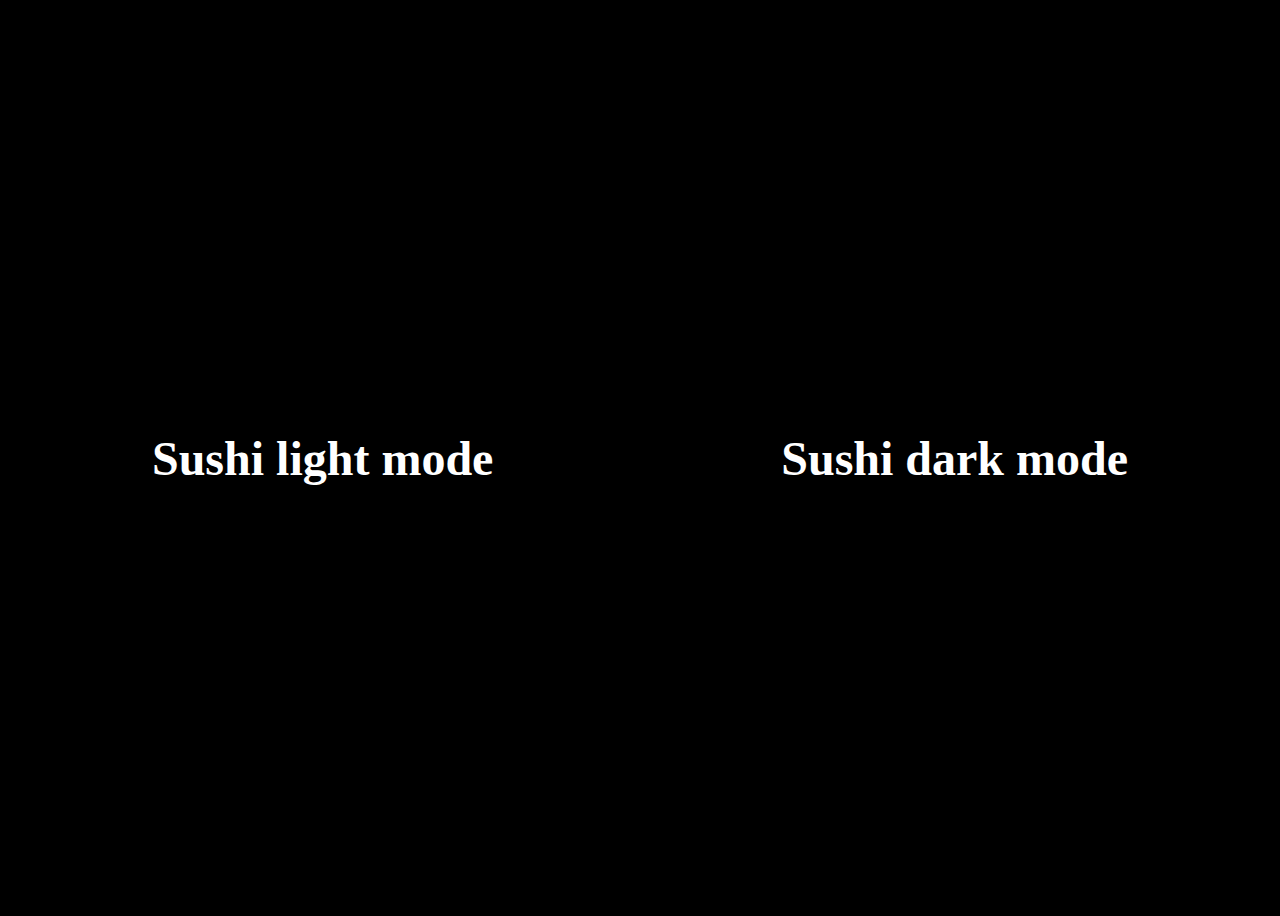
<file: Sushi site/index.html>
<!DOCTYPE html>
<html>
  <head>
    <meta name="viewport" content="width=device-width, initial-scale=1" />
    <style>
      body{
        background: black;
        color: white;
        display: flex;
        justify-content: space-around;
        align-items: center;
        height: 100vh;
        overflow: hidden;
      }
      *{
        color: white;
        text-decoration: none;
      }
      a{
        font-size: 3em;
        font-weight: bold;
      }
    </style>

  </head>
  <body>

    <a href="sushi.html">Sushi light mode</a>
    <a href="sushi_darkmode.html">Sushi dark mode</a>


  </body>
</html>
</file>
<file: petit bout de code 2/style.css>
* {
  -webkit-box-sizing: border-box;
          box-sizing: border-box;
  margin: 0;
  padding: 0;
}

body {
  overflow-x: hidden;
}

::-webkit-scrollbar {
  display: none;
}

section {
  width: 100%;
  height: 100vh;
  display: -webkit-box;
  display: -ms-flexbox;
  display: flex;
  -webkit-box-pack: center;
      -ms-flex-pack: center;
          justify-content: center;
  -webkit-box-align: center;
      -ms-flex-align: center;
          align-items: center;
  border-bottom: 1px solid rgba(14, 14, 14, 0.568);
}

.section_svg {
  background: black;
}

.section_svg #cerf path {
  -webkit-animation: svg1 100s;
          animation: svg1 100s;
  -webkit-animation-delay: 0.1s;
          animation-delay: 0.1s;
  -webkit-animation-fill-mode: backwards;
          animation-fill-mode: backwards;
}

.section_svg #bird path {
  -webkit-animation: bird 10s;
          animation: bird 10s;
  -webkit-animation-delay: 0.1s;
          animation-delay: 0.1s;
  -webkit-animation-fill-mode: backwards;
          animation-fill-mode: backwards;
}

.section_svg #wolf path {
  -webkit-animation: svg3 100s;
          animation: svg3 100s;
  -webkit-animation-delay: 0.1s;
          animation-delay: 0.1s;
  -webkit-animation-fill-mode: backwards;
          animation-fill-mode: backwards;
}

.section_svg svg {
  height: 80%;
}

@-webkit-keyframes svg1 {
  from {
    stroke-dasharray: 28365.64px;
    stroke-dashoffset: 28365.64px;
  }
  to {
    stroke-dashoffset: 0px;
    fill: white;
  }
}

@keyframes svg1 {
  from {
    stroke-dasharray: 28365.64px;
    stroke-dashoffset: 28365.64px;
  }
  to {
    stroke-dashoffset: 0px;
    fill: white;
  }
}

@-webkit-keyframes bird {
  from {
    stroke-dasharray: 11495.388671875px;
    stroke-dashoffset: 11495.388671875px;
  }
  to {
    stroke-dashoffset: 0px;
    fill: white;
  }
}

@keyframes bird {
  from {
    stroke-dasharray: 11495.388671875px;
    stroke-dashoffset: 11495.388671875px;
  }
  to {
    stroke-dashoffset: 0px;
    fill: white;
  }
}

@-webkit-keyframes svg3 {
  from {
    stroke-dasharray: 16059px;
    stroke-dashoffset: 16059px;
  }
  to {
    stroke-dashoffset: 0px;
    fill: white;
  }
}

@keyframes svg3 {
  from {
    stroke-dasharray: 16059px;
    stroke-dashoffset: 16059px;
  }
  to {
    stroke-dashoffset: 0px;
    fill: white;
  }
}

.section_4 .container {
  width: 15%;
  height: 12%;
  border: 3px solid black;
  background: none;
}

.section_4 .container:hover .word._1 span {
  -webkit-transform: translateY(-40%) scale(0.8);
          transform: translateY(-40%) scale(0.8);
  -webkit-transition: 800ms;
  transition: 800ms;
  opacity: 0;
}

.section_4 .container:hover .word._2 span {
  -webkit-transform: translateY(0%);
          transform: translateY(0%);
  opacity: 1;
}

.section_4 .container:hover .word._2 .span-1 {
  -webkit-transition: 220ms;
  transition: 220ms;
}

.section_4 .container:hover .word._2 .span-2 {
  -webkit-transition: 340ms;
  transition: 340ms;
}

.section_4 .container:hover .word._2 .span-3 {
  -webkit-transition: 460ms;
  transition: 460ms;
}

.section_4 .container:hover .word._2 .span-4 {
  -webkit-transition: 580ms;
  transition: 580ms;
}

.section_4 .container:hover .word._2 .span-5 {
  -webkit-transition: 700ms;
  transition: 700ms;
}

.section_4 .container:hover .word._2 .span-6 {
  -webkit-transition: 820ms;
  transition: 820ms;
}

.section_4 .container:hover .word._2 .span-7 {
  -webkit-transition: 940ms;
  transition: 940ms;
}

.section_4 .container:hover .word._2 .span-8 {
  -webkit-transition: 1060ms;
  transition: 1060ms;
}

.section_4 .container .word {
  width: 100%;
  height: 100%;
  display: -webkit-box;
  display: -ms-flexbox;
  display: flex;
  -webkit-box-align: center;
      -ms-flex-align: center;
          align-items: center;
  -webkit-box-pack: center;
      -ms-flex-pack: center;
          justify-content: center;
}

.section_4 .container .word span {
  font-size: 3rem;
  margin-left: 1%;
  font-style: italic;
  font-family: "Times New Roman", Times, serif;
}

.section_4 .container .word._2 {
  -webkit-transform: translateY(-100%);
          transform: translateY(-100%);
}

.section_4 .container .word._2 span {
  opacity: 0;
}

.span-1 {
  -webkit-transform: translateY(12.5%);
          transform: translateY(12.5%);
}

.span-2 {
  -webkit-transform: translateY(25%);
          transform: translateY(25%);
}

.span-3 {
  -webkit-transform: translateY(37.5%);
          transform: translateY(37.5%);
}

.span-4 {
  -webkit-transform: translateY(50%);
          transform: translateY(50%);
}

.span-5 {
  -webkit-transform: translateY(62.5%);
          transform: translateY(62.5%);
}

.span-6 {
  -webkit-transform: translateY(75%);
          transform: translateY(75%);
}

.span-7 {
  -webkit-transform: translateY(87.5%);
          transform: translateY(87.5%);
}

.span-8 {
  -webkit-transform: translateY(100%);
          transform: translateY(100%);
}

.section_2 .img_container {
  width: 30%;
  position: relative;
  overflow: hidden;
}

.section_2 .img_container:hover div::after {
  -webkit-transform: translateY(-50%) rotate(45deg);
          transform: translateY(-50%) rotate(45deg);
  background-color: #22283148;
}

.section_2 .img_container:hover div::before {
  -webkit-transform: translateY(-50%) rotate(-45deg);
          transform: translateY(-50%) rotate(-45deg);
  background-color: #22283148;
}

.section_2 .img_container:hover div h1 {
  -webkit-transform: translateY(-60%);
          transform: translateY(-60%);
  opacity: 1;
}

.section_2 .img_container:hover div p {
  -webkit-transform: translateX(-50%) translateY(60%);
          transform: translateX(-50%) translateY(60%);
  opacity: 1;
}

.section_2 .img_container:hover img {
  -webkit-transform: scale(1.3);
          transform: scale(1.3);
  opacity: 0.5;
}

.section_2 .img_container div {
  position: absolute;
  top: 50%;
  left: 50%;
  -webkit-transform: translate(-50%, -50%);
          transform: translate(-50%, -50%);
  z-index: 9;
  text-align: center;
  width: 90%;
  -webkit-transition: 0.3s;
  transition: 0.3s;
}

.section_2 .img_container div::after {
  content: "";
  position: absolute;
  width: 100%;
  height: 1px;
  background-color: #22283100;
  left: 0;
  top: 50%;
  -webkit-transform: translateY(-50%);
          transform: translateY(-50%);
  -webkit-transition: 0.3s;
  transition: 0.3s;
}

.section_2 .img_container div::before {
  content: "";
  position: absolute;
  width: 100%;
  height: 1px;
  background-color: #22283100;
  left: 0;
  top: 50%;
  -webkit-transform: translateY(-50%);
          transform: translateY(-50%);
  -webkit-transition: 0.3s;
  transition: 0.3s;
}

.section_2 .img_container div h1 {
  -webkit-transform: translateY(-120%);
          transform: translateY(-120%);
  font-size: 3em;
  font-family: "Times New Roman", Times, serif;
  font-weight: normal;
  color: #222831;
  -webkit-transition: 0.3s;
  transition: 0.3s;
  font-style: italic;
  opacity: 0;
}

.section_2 .img_container div p {
  color: #222831;
  font-size: 1.3em;
  -webkit-transition: 0.3s;
  transition: 0.3s;
  width: 80%;
  margin-left: 50%;
  -webkit-transform: translateX(-50%) translateY(120%);
          transform: translateX(-50%) translateY(120%);
  opacity: 0;
  font-style: italic;
}

.section_2 .img_container img {
  width: 100%;
  opacity: 0.8;
  -webkit-transition: 0.6s;
  transition: 0.6s;
  -webkit-transform: scale(1.4);
          transform: scale(1.4);
}

.section_3 .img_container {
  width: 30%;
  height: 50%;
  position: relative;
  overflow: hidden;
}

.section_3 .img_container::after {
  content: "";
  position: absolute;
  width: 150%;
  height: 100%;
  background-color: rgba(255, 255, 255, 0.658);
  right: 0%;
  top: 0%;
  -webkit-transform: rotate(45deg) scale(2) translate(25%, -100%);
          transform: rotate(45deg) scale(2) translate(25%, -100%);
  -webkit-transition: 0.8s;
  transition: 0.8s;
  z-index: 10;
}

.section_3 .img_container:hover::after {
  -webkit-transform: rotate(45deg) scale(2) translate(25%, 100%);
          transform: rotate(45deg) scale(2) translate(25%, 100%);
  -webkit-transition: 0.8s;
  transition: 0.8s;
}

.section_3 .img_container:hover div h1 {
  -webkit-transform: translateY(-40%);
          transform: translateY(-40%);
  opacity: 0;
}

.section_3 .img_container:hover div p {
  -webkit-transform: translateX(-50%) translateY(120%);
          transform: translateX(-50%) translateY(120%);
  opacity: 0;
}

.section_3 .img_container:hover img {
  -webkit-transform: scale(1.3);
          transform: scale(1.3);
  -webkit-filter: grayscale(0%);
          filter: grayscale(0%);
  opacity: 1;
}

.section_3 .img_container div {
  position: absolute;
  top: 50%;
  left: 50%;
  -webkit-transform: translate(-50%, -50%);
          transform: translate(-50%, -50%);
  z-index: 9;
  text-align: center;
  width: 90%;
  -webkit-transition: 0.3s;
  transition: 0.3s;
}

.section_3 .img_container div h1 {
  -webkit-transform: translateY(0%);
          transform: translateY(0%);
  font-size: 3em;
  font-family: "Times New Roman", Times, serif;
  font-weight: normal;
  color: #222831;
  -webkit-transition: 0.3s;
  transition: 0.3s;
  font-style: italic;
  opacity: 1;
}

.section_3 .img_container img {
  width: 100%;
  opacity: 0.6;
  -webkit-transition: 0.6s;
  transition: 0.6s;
  -webkit-transform: scale(1.4);
          transform: scale(1.4);
  -webkit-filter: grayscale(60%);
          filter: grayscale(60%);
}

.section_1 .img_container {
  width: 30%;
  height: 60%;
  position: relative;
  overflow: hidden;
  -webkit-box-shadow: 0px 9px 15px 4px rgba(0, 0, 0, 0.247);
          box-shadow: 0px 9px 15px 4px rgba(0, 0, 0, 0.247);
}

.section_1 .img_container::after {
  content: "";
  position: absolute;
  width: 150%;
  height: 100%;
  background-color: rgba(255, 255, 255, 0.658);
  right: 0%;
  top: 0%;
  -webkit-transform: rotate(45deg) scale(2) translate(25%, -100%);
          transform: rotate(45deg) scale(2) translate(25%, -100%);
  -webkit-transition: 0.8s;
  transition: 0.8s;
  z-index: 10;
}

.section_1 .img_container:hover {
  -webkit-box-shadow: 0px 9px 15px 4px rgba(0, 0, 0, 0.247);
          box-shadow: 0px 9px 15px 4px rgba(0, 0, 0, 0.247);
}

.section_1 .img_container:hover img {
  -webkit-transform: scale(1.3);
          transform: scale(1.3);
  -webkit-filter: grayscale(0%);
          filter: grayscale(0%);
  opacity: 1;
  position: absolute;
  top: 5%;
  left: 50%;
  -webkit-transform: translateX(-50%);
          transform: translateX(-50%);
  width: 60%;
}

.section_1 .img_container div {
  position: absolute;
  bottom: 0;
  left: 50%;
  -webkit-transform: translate(-50%, -30%);
          transform: translate(-50%, -30%);
  z-index: 9;
  text-align: center;
  width: 90%;
  -webkit-transition: 0.3s;
  transition: 0.3s;
}

.section_1 .img_container div p {
  color: #222831;
  font-size: 1.3em;
  -webkit-transition: 0.3s;
  transition: 0.3s;
  width: 80%;
  margin-left: 50%;
  -webkit-transform: translateX(-50%) translateY(-30%);
          transform: translateX(-50%) translateY(-30%);
  opacity: 1;
  font-style: italic;
}

.section_1 .img_container img {
  width: 100%;
  opacity: 1;
  -webkit-transition: 0.6s;
  transition: 0.6s;
  z-index: 10;
  position: absolute;
  top: 0%;
  left: 50%;
  -webkit-transform: translateX(-50%);
          transform: translateX(-50%);
}

.section_5 {
  background: white;
}

.section_5 .container {
  width: 80%;
  position: relative;
}

.section_5 .container .img_container {
  display: -webkit-box;
  display: -ms-flexbox;
  display: flex;
  -webkit-box-pack: justify;
      -ms-flex-pack: justify;
          justify-content: space-between;
  -webkit-box-align: center;
      -ms-flex-align: center;
          align-items: center;
}

.section_5 .container .img_container .top-left {
  margin-top: -10%;
  width: 20%;
}

.section_5 .container .img_container .bottom-right {
  margin-bottom: -10%;
  width: 20%;
}

.section_5 .container .img_container .center {
  width: 35%;
}

.section_5 .container .img_container div img {
  width: 100%;
}

.section_5 .container h1 {
  position: absolute;
  top: 50%;
  left: 50%;
  -webkit-transform: translate(-50%, -50%);
          transform: translate(-50%, -50%);
  z-index: 5;
  font-size: 6em;
  font-weight: 600;
  font-family: Arial, Helvetica, sans-serif;
  text-transform: uppercase;
  width: 100%;
  text-align: center;
  letter-spacing: 20px;
  color: white;
  mix-blend-mode: difference;
}

.section_6 {
  position: relative;
}

.section_6 .container {
  width: 100%;
  height: 100%;
  position: relative;
}

.section_6 .container .img_container {
  width: 40%;
  height: 85%;
  position: absolute;
  right: 0%;
  top: 50%;
  -webkit-transform: translateY(-50%);
          transform: translateY(-50%);
}

.section_6 .container .img_container .black_bg {
  width: 100%;
  height: 45%;
  position: absolute;
  top: 50%;
  -webkit-transform: translateY(-50%);
          transform: translateY(-50%);
  background: black;
  right: 0;
}

.section_6 .container .img_container .black_bg.overlay {
  background: rgba(107, 3, 3, 0.863);
  z-index: 6;
  mix-blend-mode: overlay;
}

.section_6 .container .img_container .top-right {
  position: absolute;
  top: -5%;
  right: 40%;
  width: 45%;
  z-index: 2;
}

.section_6 .container .img_container .bottom-left {
  position: absolute;
  bottom: -5%;
  left: -20%;
  width: 45%;
}

.section_6 .container .img_container div img {
  width: 100%;
}

.section_7 .menu {
  height: 100%;
  width: 100%;
  position: relative;
}

.section_7 .menu .close_menu {
  position: absolute;
  top: 50px;
  right: 70px;
  color: black;
  font-size: 1.3em;
}

.section_7 .menu .nav_container {
  padding-top: 50%;
  -webkit-transform: translateY(-50%);
          transform: translateY(-50%);
}

.section_7 .menu .nav_container div {
  position: relative;
  font-family: Arial, Helvetica, sans-serif;
  margin-bottom: 5px;
}

.section_7 .menu .nav_container div .bg_text {
  width: 100%;
  white-space: nowrap;
  position: absolute;
  left: 0;
  font-style: italic;
  font-weight: normal;
  font-size: 5em;
  opacity: 0.4;
  opacity: 0;
  pointer-events: none;
  -webkit-transform: translateX(-10%);
          transform: translateX(-10%);
  -webkit-transition: 0.5s;
  transition: 0.5s;
}

.section_7 .menu .nav_container div .nav {
  text-decoration: none;
  color: black;
  margin-left: 60%;
  font-weight: normal;
  font-size: 5em;
}

.section_7 .menu .nav_container div img {
  height: 120%;
  position: absolute;
  right: 10%;
  opacity: 0;
}

.section_7 .menu .nav_container div:hover .bg_text {
  opacity: 0.4;
  -webkit-transform: translateX(-6%);
          transform: translateX(-6%);
}

.section_7 .menu .nav_container div:hover .nav {
  opacity: 0;
}

.section_7 .menu .nav_container div:hover img {
  -webkit-animation: yes 0.3s forwards;
          animation: yes 0.3s forwards;
  opacity: 1;
  -webkit-transform: translateY(50%) rotate(45deg) scale(0);
          transform: translateY(50%) rotate(45deg) scale(0);
}

@-webkit-keyframes yes {
  from {
    opacity: 1;
  }
  to {
    -webkit-transform: translateY(0%) rotate(0deg) scale(1);
            transform: translateY(0%) rotate(0deg) scale(1);
  }
}

@keyframes yes {
  from {
    opacity: 1;
  }
  to {
    -webkit-transform: translateY(0%) rotate(0deg) scale(1);
            transform: translateY(0%) rotate(0deg) scale(1);
  }
}
/*# sourceMappingURL=style.css.map */
</file>
